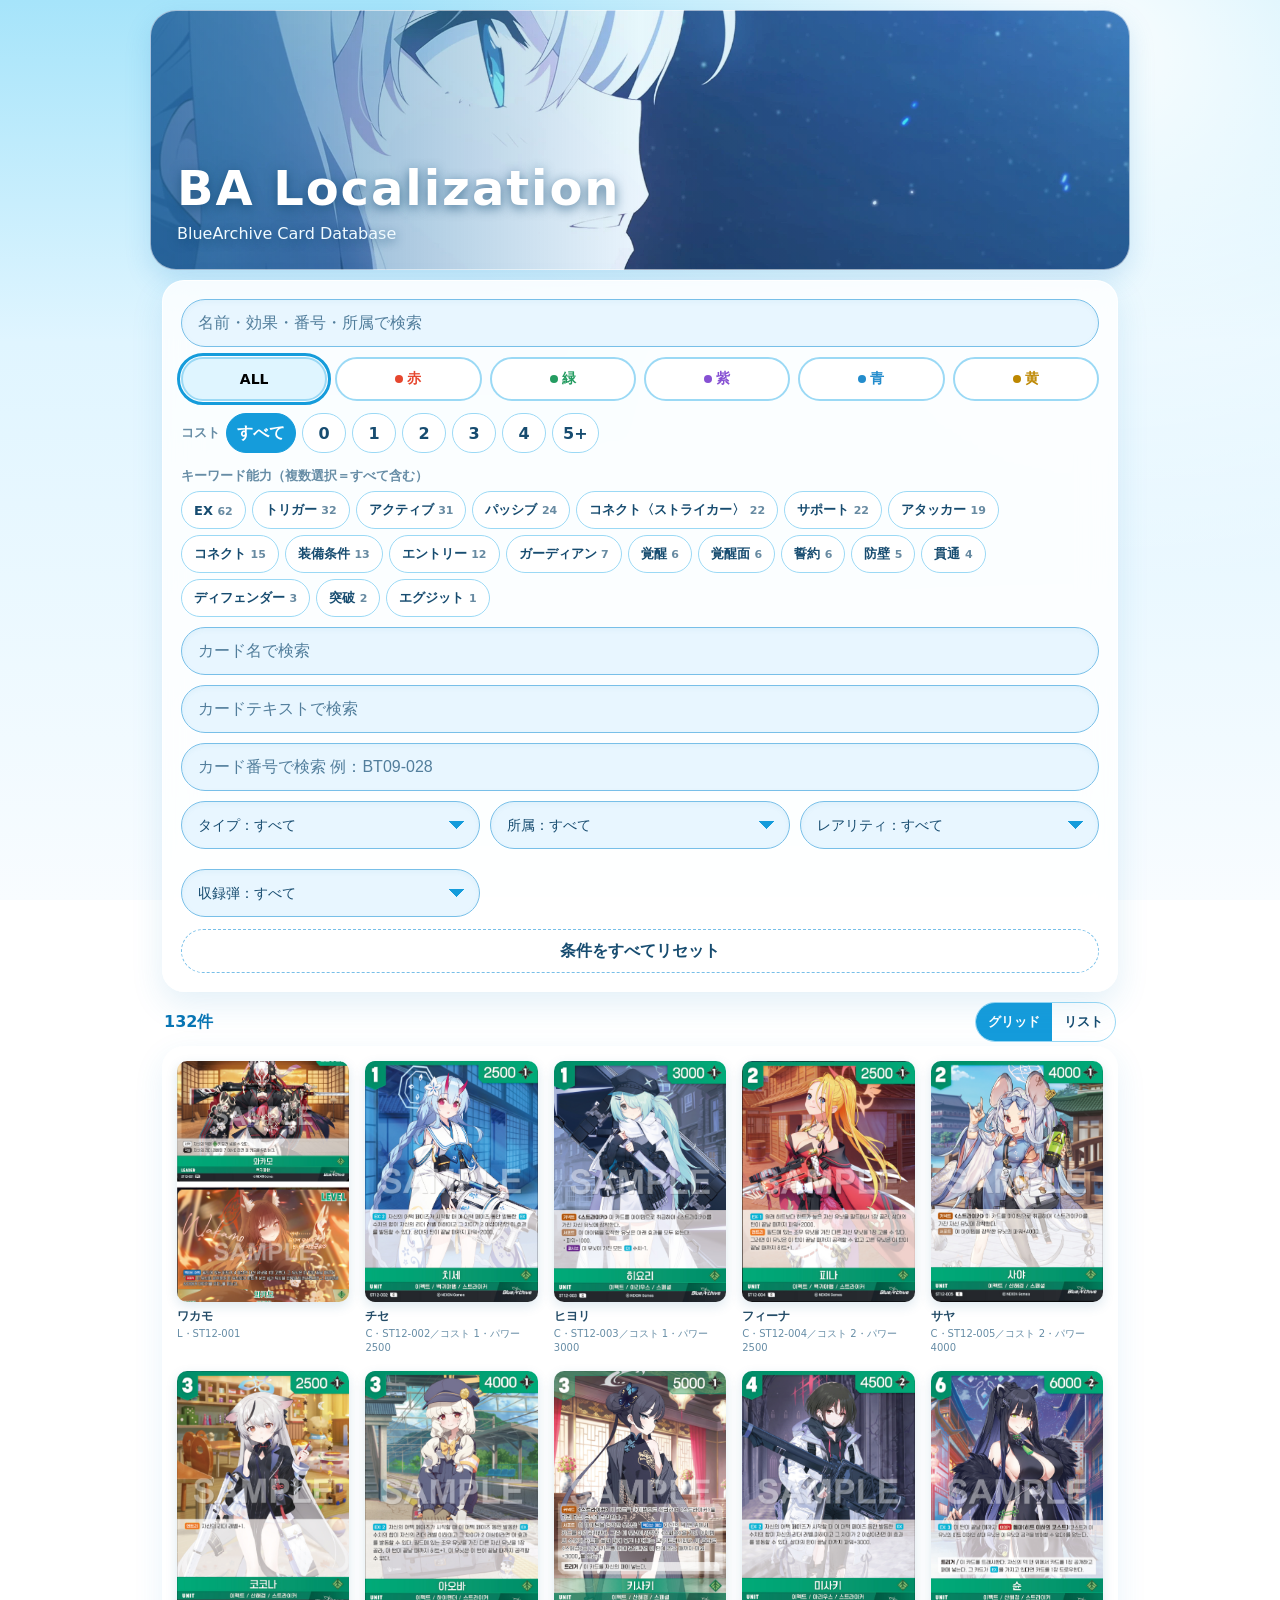
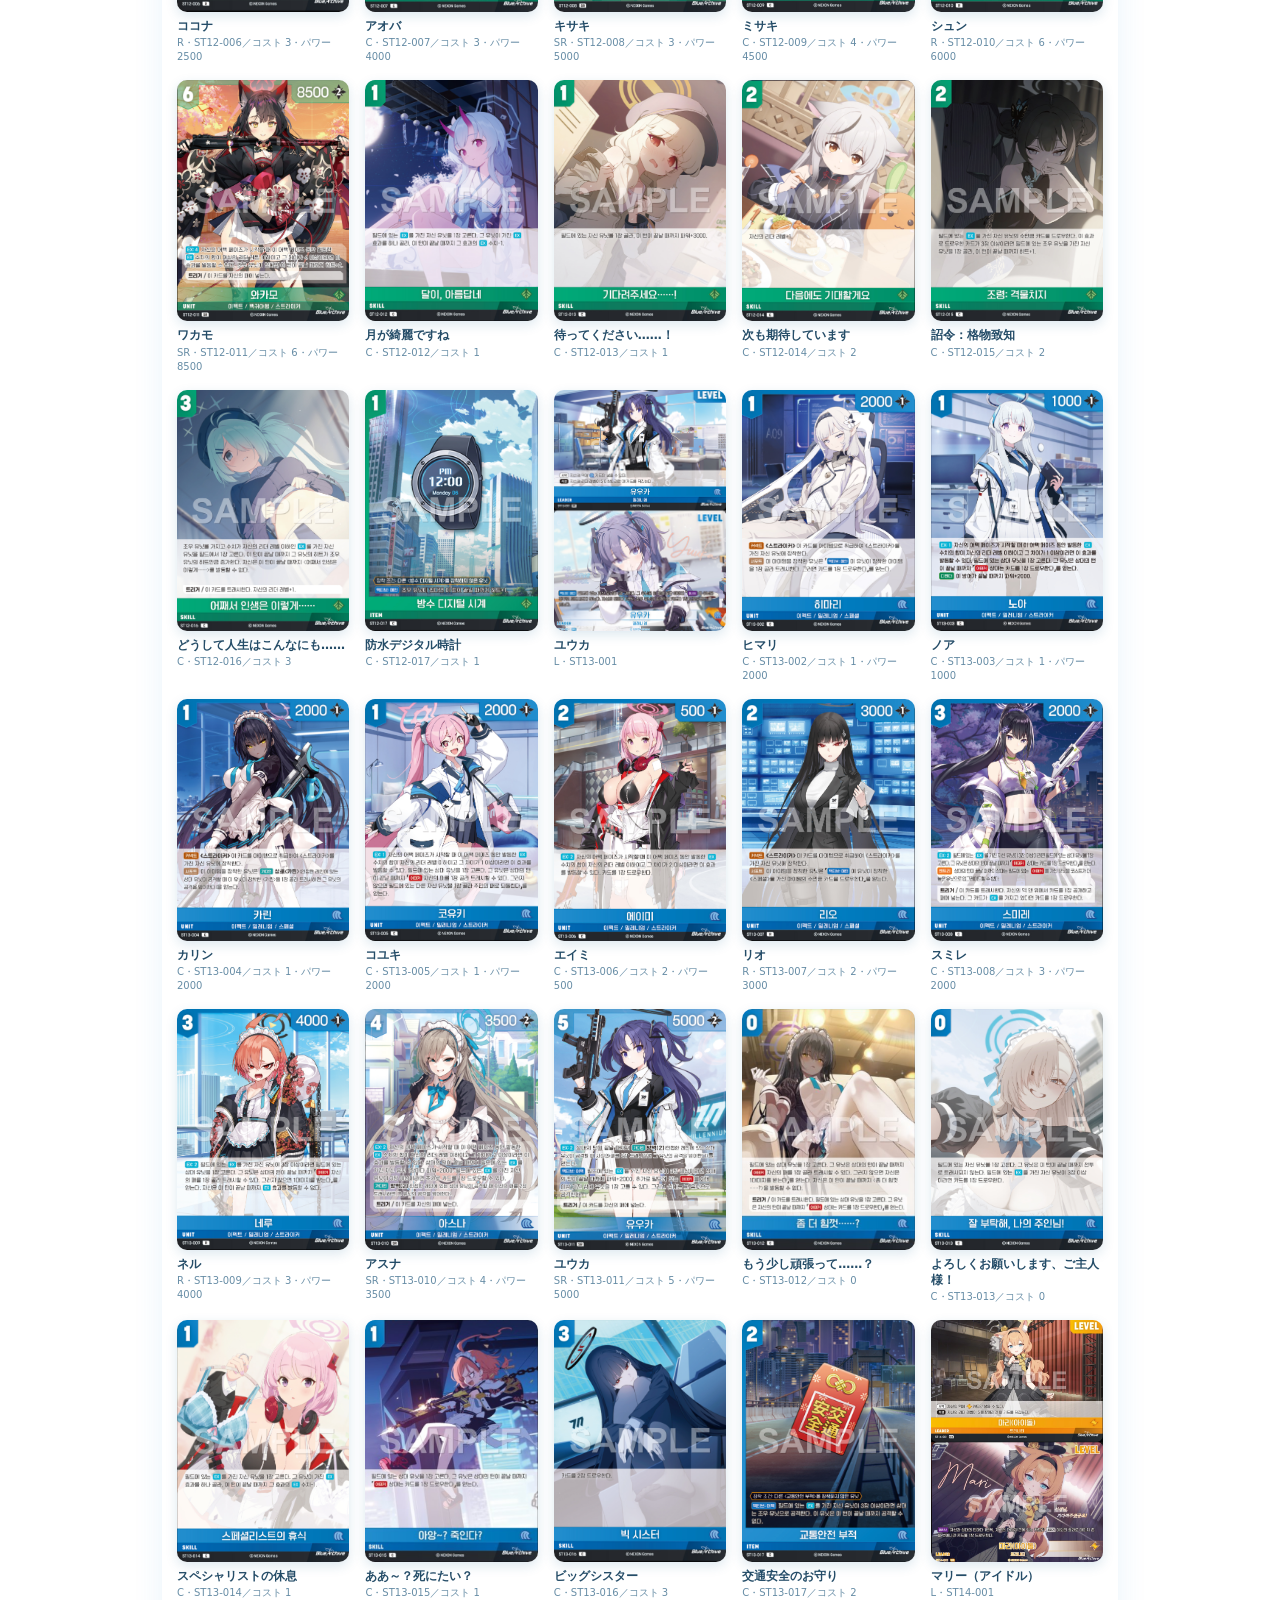
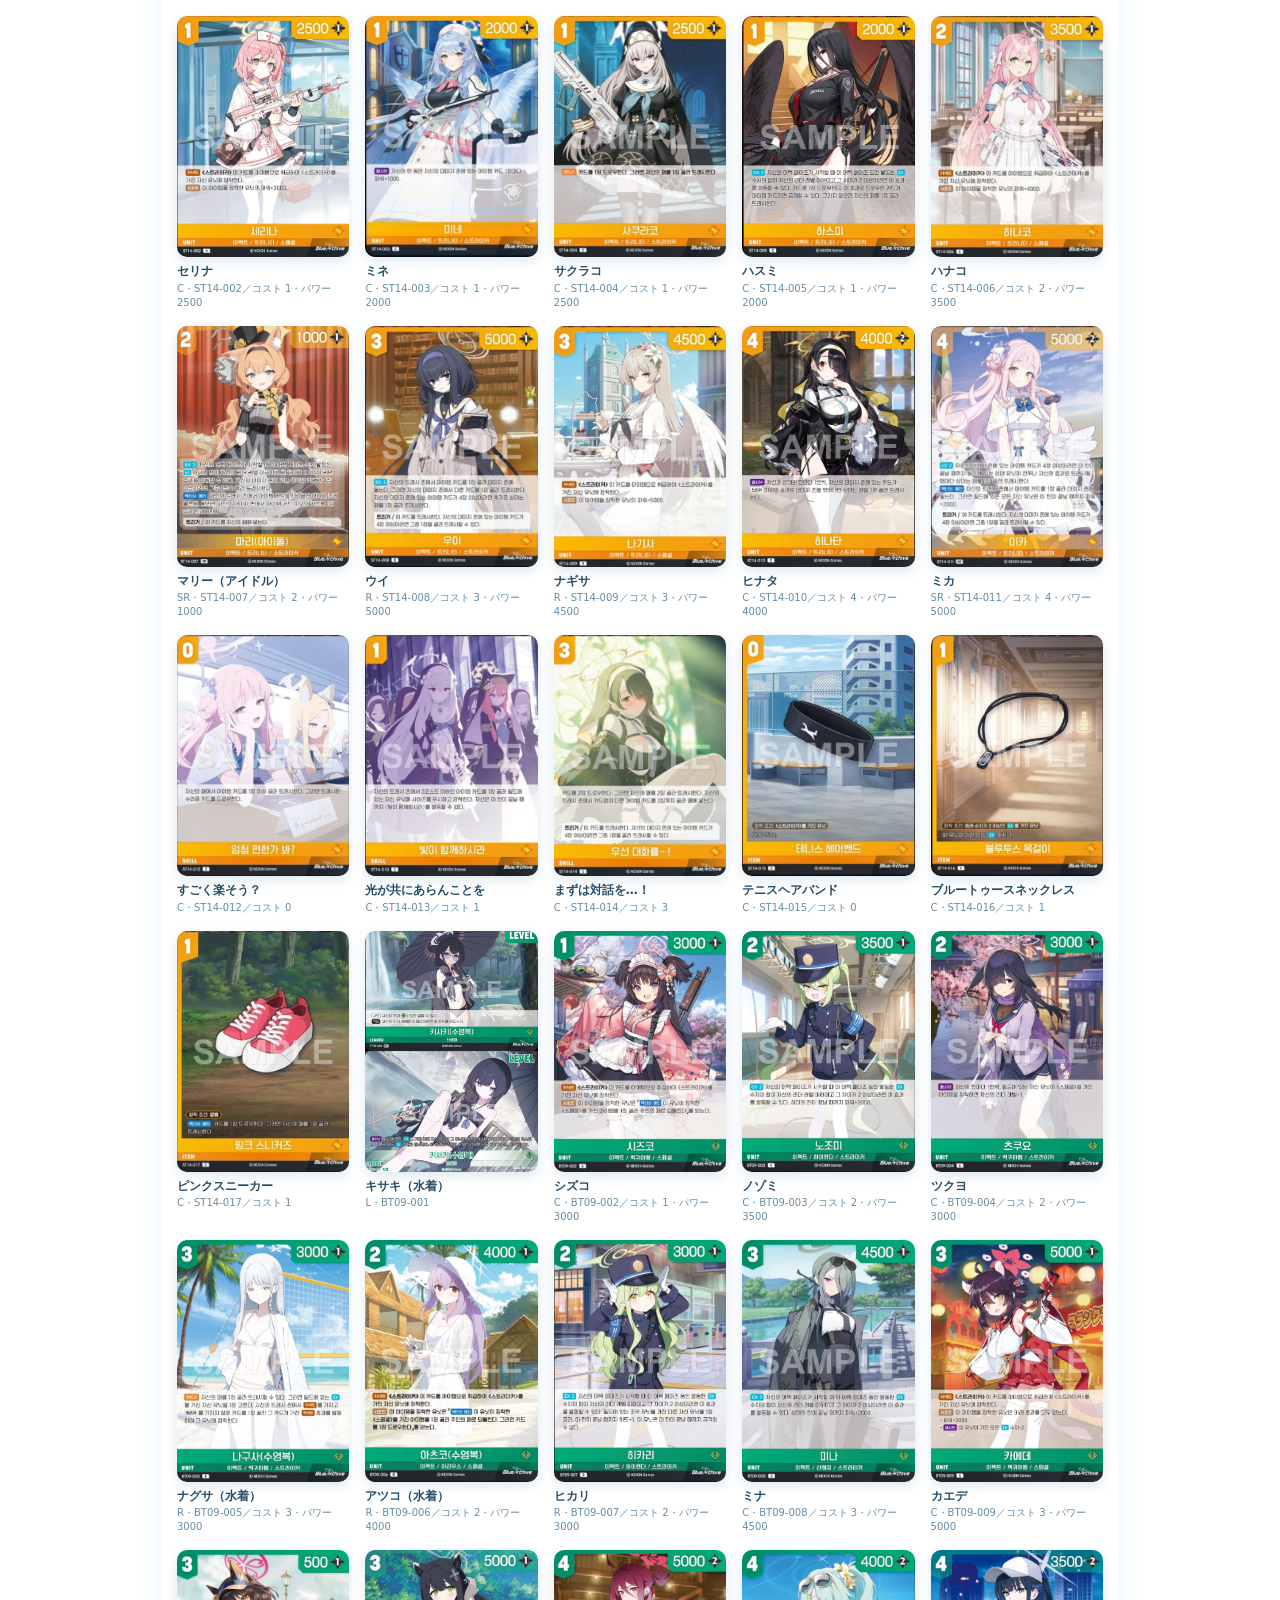
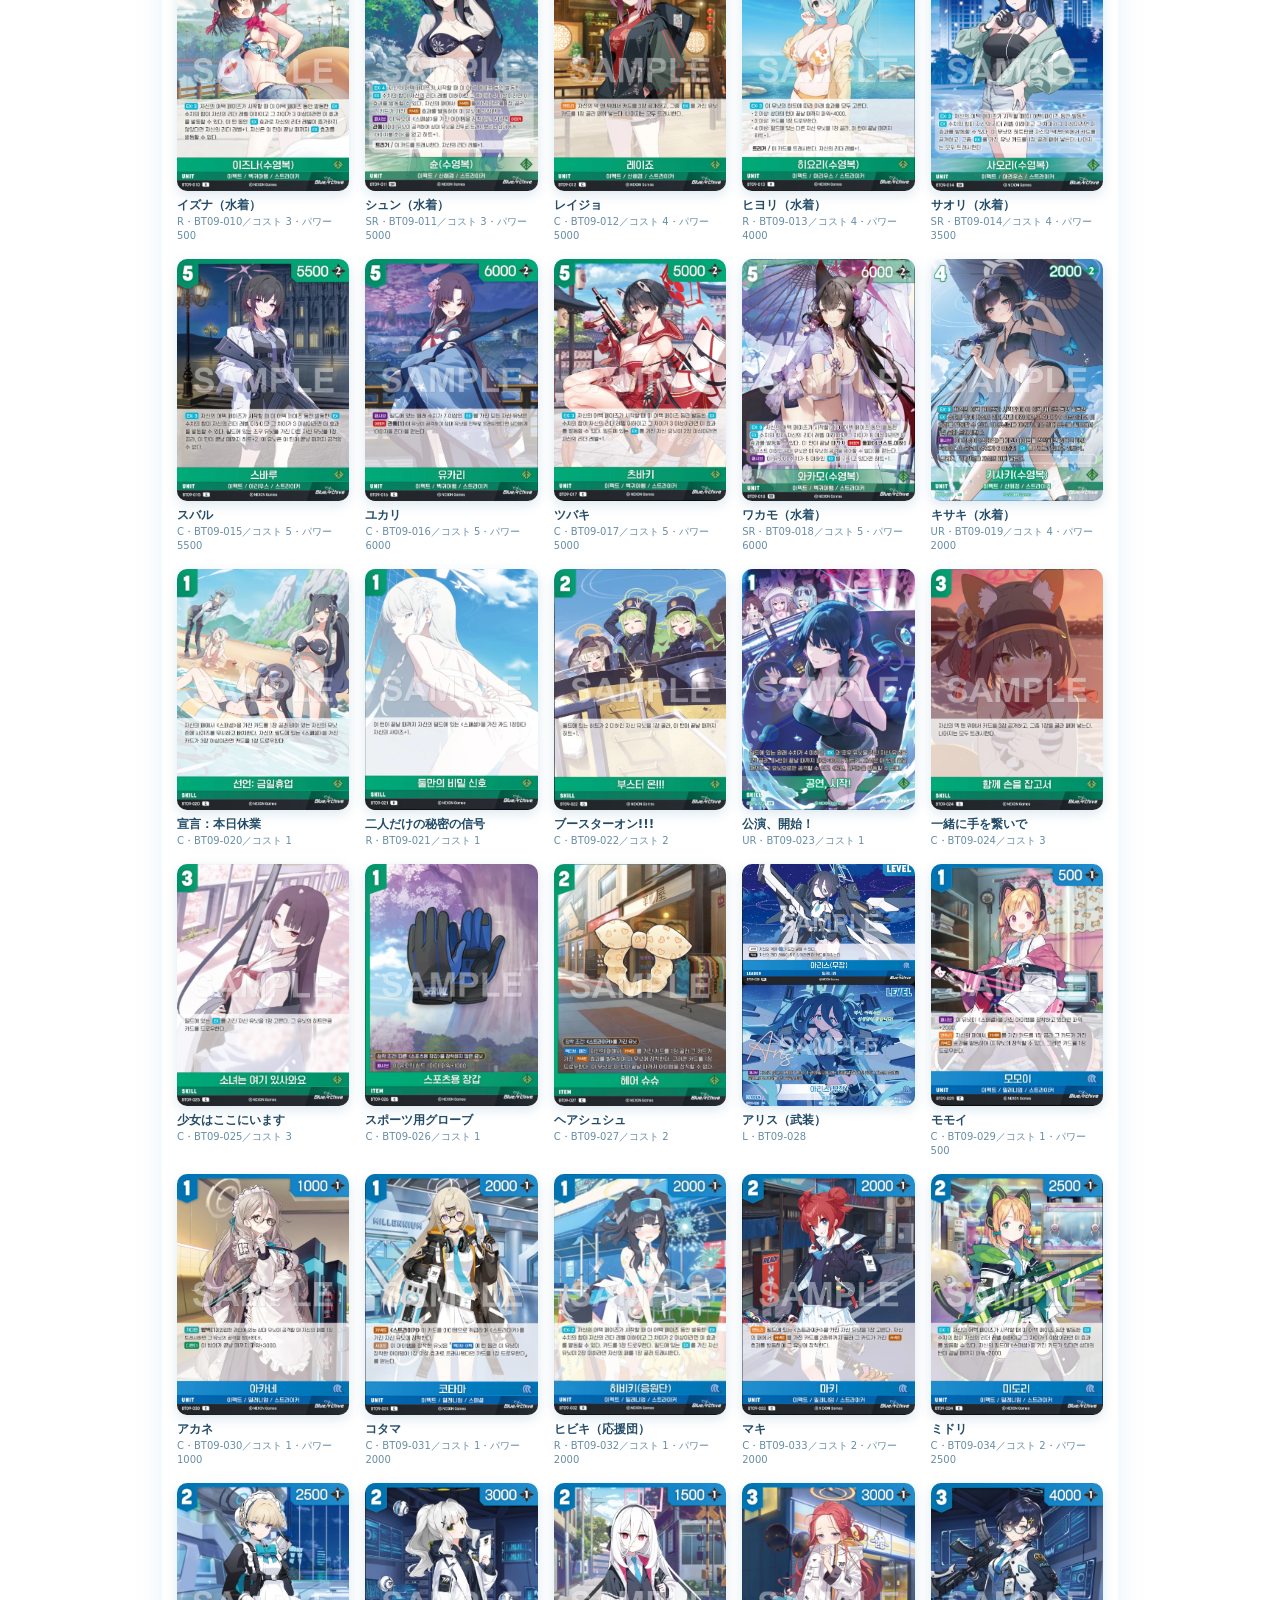
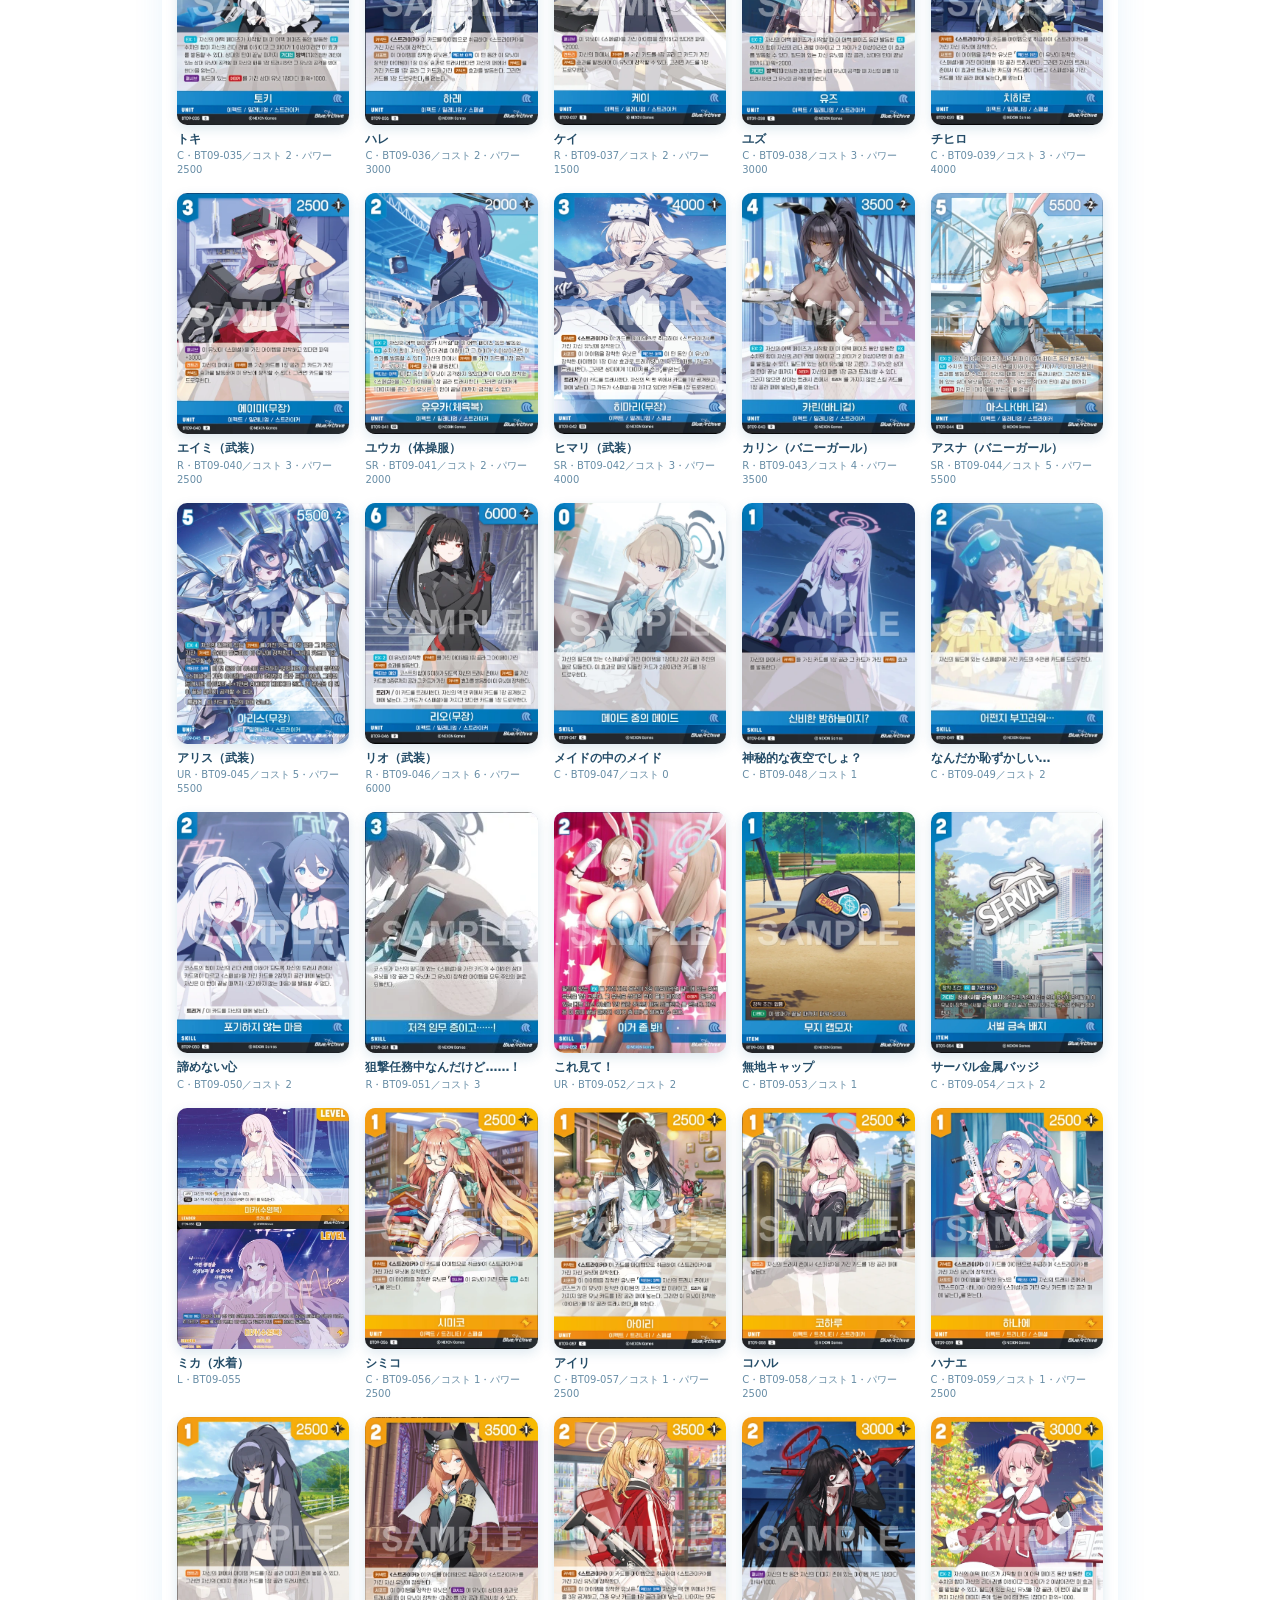
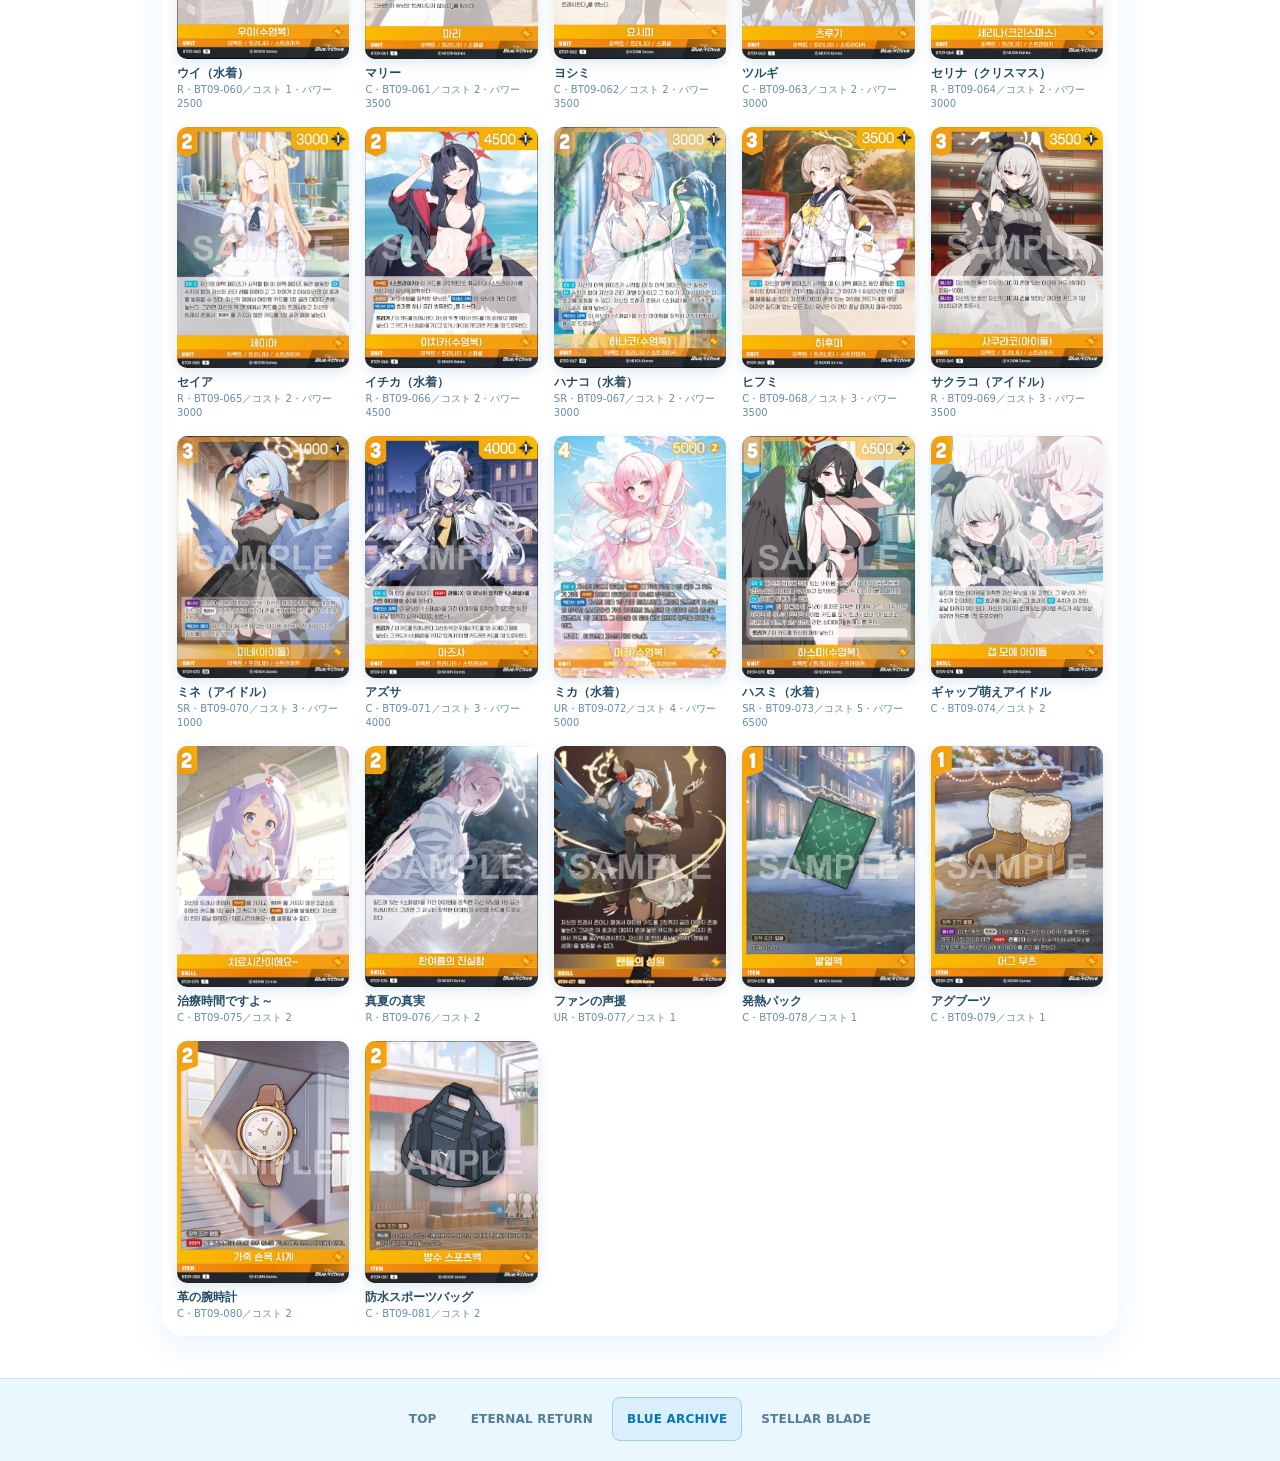
<file: titles/blue_archive/index.html>
<!DOCTYPE html>
<html lang="ja">
<head>
  <meta charset="UTF-8">
  <meta name="viewport" content="width=device-width, initial-scale=1.0">
  <meta name="description" content="ブルーアーカイブのカードを名前・効果・番号・所属から検索できるカードデータベース">
  <meta name="theme-color" content="#7ecdf3">
  <title>ブルーアーカイブ カード検索 | BA Localization</title>
  <link rel="stylesheet" href="../../css/blue_archive.css">
</head>
<body data-title="blue_archive">

<header>
  <div class="hero-banner">
    <div class="hero-overlay">
      <h1>BA Localization</h1>
      <p>BlueArchive Card Database</p>
    </div>
  </div>
</header>

<main>
  <section class="search-panel" aria-label="カード検索">
    <div class="keyword-row">
      <label class="sr-only" for="keywordSearchBox">フリーワード検索</label>
      <input type="search" id="keywordSearchBox" placeholder="名前・効果・番号・所属で検索" autocomplete="off" enterkeyhint="search">
      <button type="button" id="filterToggle" class="filter-toggle" aria-expanded="false" aria-controls="advancedFilters">
        絞り込み<span id="filterBadge" class="filter-badge" hidden></span>
      </button>
    </div>

    <div class="color-filters" role="group" aria-label="色で絞り込み（複数選択可）">
      <button type="button" class="color-btn active" data-color="all">ALL</button>
      <button type="button" class="color-btn fire" data-color="red"><span class="dot"></span>赤</button>
      <button type="button" class="color-btn green" data-color="green"><span class="dot"></span>緑</button>
      <button type="button" class="color-btn purple" data-color="purple"><span class="dot"></span>紫</button>
      <button type="button" class="color-btn blue" data-color="blue"><span class="dot"></span>青</button>
      <button type="button" class="color-btn yellow" data-color="yellow"><span class="dot"></span>黄</button>
    </div>

    <div id="advancedFilters" class="advanced-filters">
      <div class="cost-row" role="group" aria-label="コストで絞り込み">
        <span class="cost-label">コスト</span>
        <button type="button" class="cost-chip active" data-cost="all">すべて</button>
        <button type="button" class="cost-chip" data-cost="0">0</button>
        <button type="button" class="cost-chip" data-cost="1">1</button>
        <button type="button" class="cost-chip" data-cost="2">2</button>
        <button type="button" class="cost-chip" data-cost="3">3</button>
        <button type="button" class="cost-chip" data-cost="4">4</button>
        <button type="button" class="cost-chip" data-cost="5plus">5+</button>
      </div>
      <div id="keywordWrap" class="keyword-wrap">
        <span class="cost-label">キーワード能力（複数選択＝すべて含む）</span>
        <div id="keywordChips" class="keyword-chips"></div>
      </div>

      <label class="sr-only" for="nameSearchBox">カード名で検索</label>
      <input type="search" id="nameSearchBox" placeholder="カード名で検索" autocomplete="off">
      <label class="sr-only" for="textSearchBox">カードテキストで検索</label>
      <input type="search" id="textSearchBox" placeholder="カードテキストで検索" autocomplete="off">
      <label class="sr-only" for="codeSearchBox">カード番号で検索</label>
      <input type="search" id="codeSearchBox" placeholder="カード番号で検索 例：BT09-028" autocomplete="off">

      <div class="and-filters">
        <select id="typeFilter" aria-label="カードタイプ">
          <option value="">タイプ：すべて</option>
          <option value="ユニット">ユニット</option>
          <option value="スキル">スキル</option>
          <option value="アイテム">アイテム</option>
          <option value="リーダー">リーダー</option>
        </select>

        <span id="affiliationWrap">
          <select id="affiliationFilter" aria-label="所属">
            <option value="">所属：すべて</option>
          </select>
        </span>

        <select id="rarityFilter" aria-label="レアリティ">
          <option value="">レアリティ：すべて</option>
        </select>

        <select id="setFilter" aria-label="収録弾">
          <option value="">収録弾：すべて</option>
        </select>

      </div>

      <button type="button" id="resetFiltersBtn" class="reset-btn">条件をすべてリセット</button>
    </div>
  </section>

  <div class="result-bar">
    <p id="resultCount" aria-live="polite">読み込み中…</p>
    <div class="view-toggle" role="group" aria-label="表示切り替え">
      <button type="button" class="view-btn active" data-view="grid">グリッド</button>
      <button type="button" class="view-btn" data-view="list">リスト</button>
    </div>
  </div>

  <div id="loadError" class="load-error" hidden>
    カードデータの読み込みに失敗しました。通信環境を確認して、ページを再読み込みしてください。
  </div>

  <section id="cardList" class="card-grid" data-view="grid"></section>

  <div id="emptyState" class="empty-state" hidden>
    <p>条件に合うカードが見つかりませんでした。</p>
    <button type="button" id="emptyResetBtn" class="reset-btn">条件をリセットする</button>
  </div>

</main>

<footer class="site-footer">
  <nav class="footer-nav">
    <a href="../../index.html" class="footer-link">TOP</a>
    <a href="../eternal_return/" class="footer-link">ETERNAL RETURN</a>
    <a href="../blue_archive/" class="footer-link active">BLUE ARCHIVE</a>
    <a href="../stellar_blade/" class="footer-link">STELLAR BLADE</a>
  </nav>
</footer>

<div id="cardModal" class="modal" role="dialog" aria-modal="true" aria-labelledby="modalName">
  <div class="modal-content">
    <button class="close-btn" type="button" aria-label="閉じる">×</button>

    <img id="modalImage" class="modal-image" alt="">

    <div class="modal-nav">
      <button type="button" id="prevCardBtn" class="nav-btn">← 前のカード</button>
      <span id="modalCounter"></span>
      <button type="button" id="nextCardBtn" class="nav-btn">次のカード →</button>
    </div>

    <h2 id="modalName"></h2>
    <div id="modalAffiliation" class="affiliation-tags"></div>
    <p id="modalCode"></p>

    <div class="detail-grid">
      <div><span>タイプ</span><strong id="modalType"></strong></div>
      <div><span>色</span><strong id="modalColor"></strong></div>
      <div><span>コスト</span><strong id="modalCost"></strong></div>
      <div><span>パワー</span><strong id="modalPower"></strong></div>
      <div><span>ヒット</span><strong id="modalHit"></strong></div>
    </div>

    <p id="modalText" class="effect-text"></p>
    <p id="modalFlavor" class="flavor-text"></p>
    <p class="swipe-hint">左右スワイプで前後へ移動／ダブルクリックで閉じます</p>
  </div>
</div>

<script src="../../js/script.js"></script>
</body>
</html>
</file>
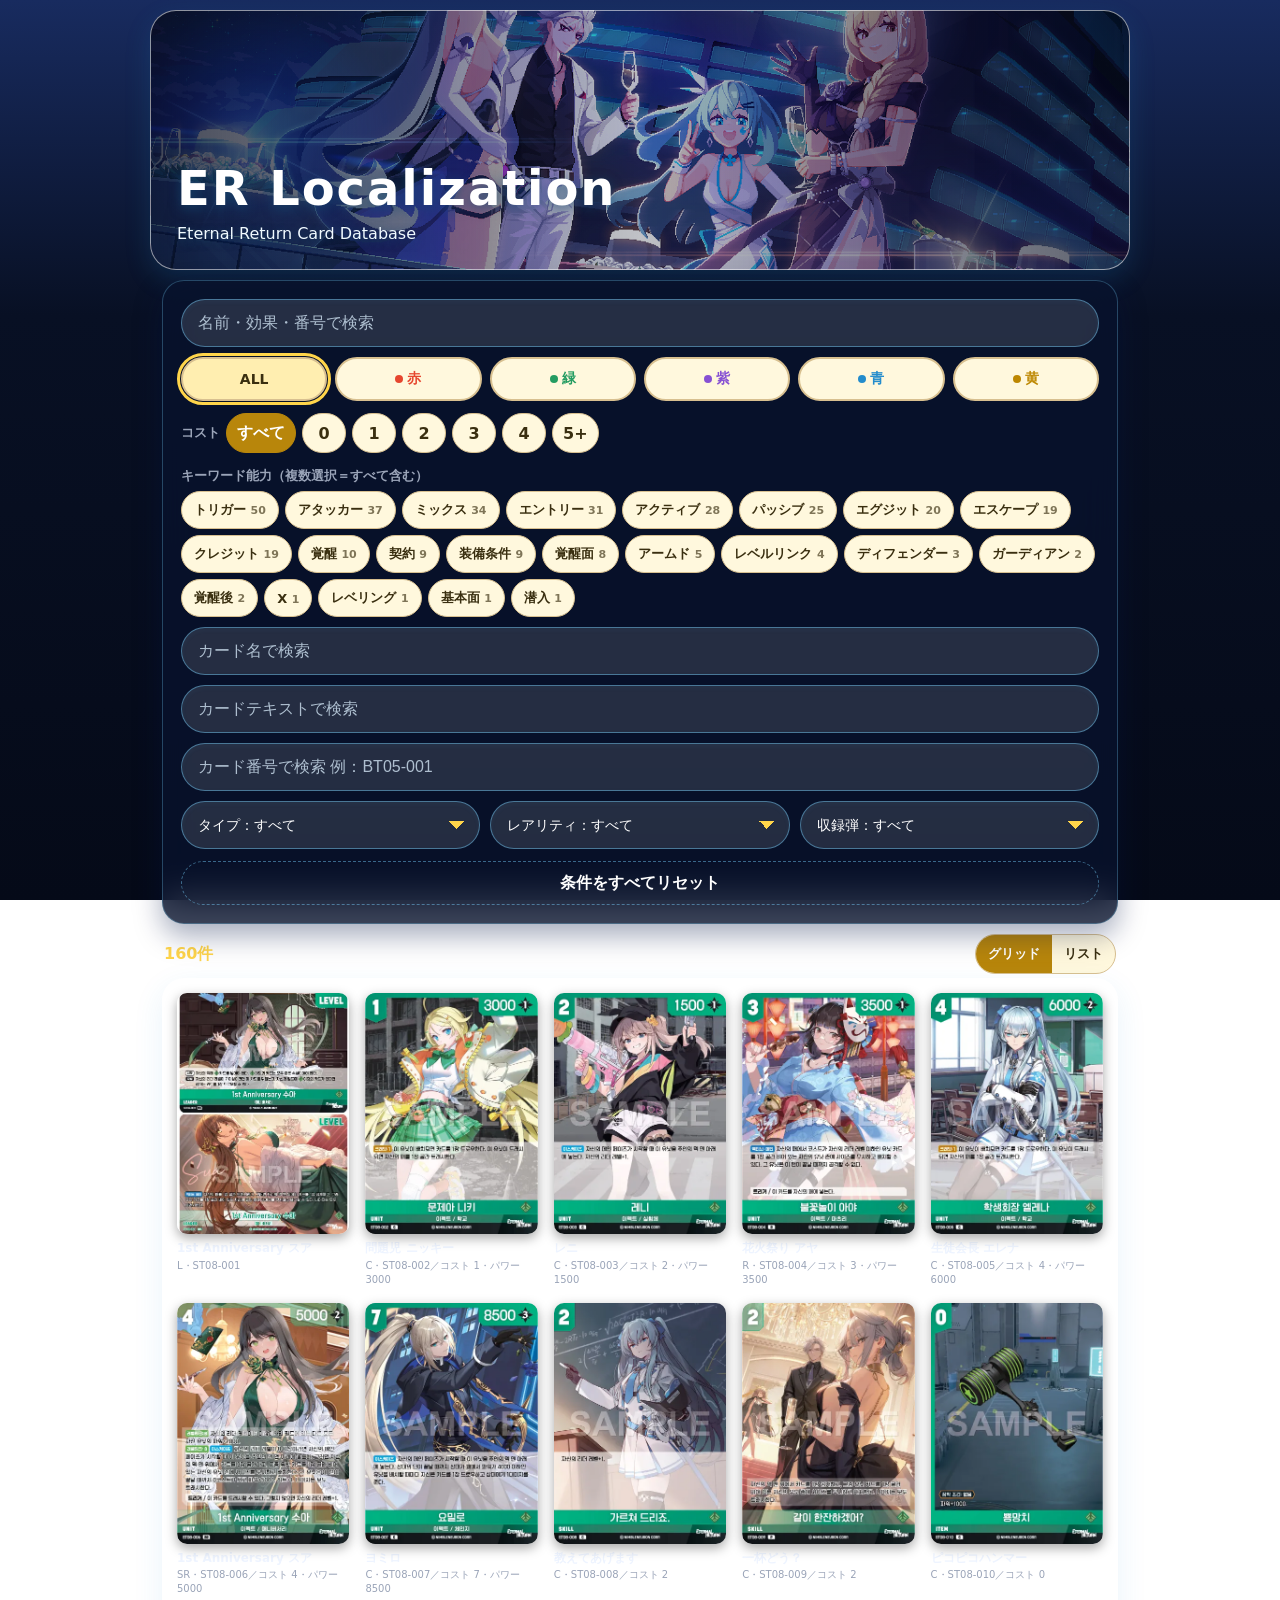
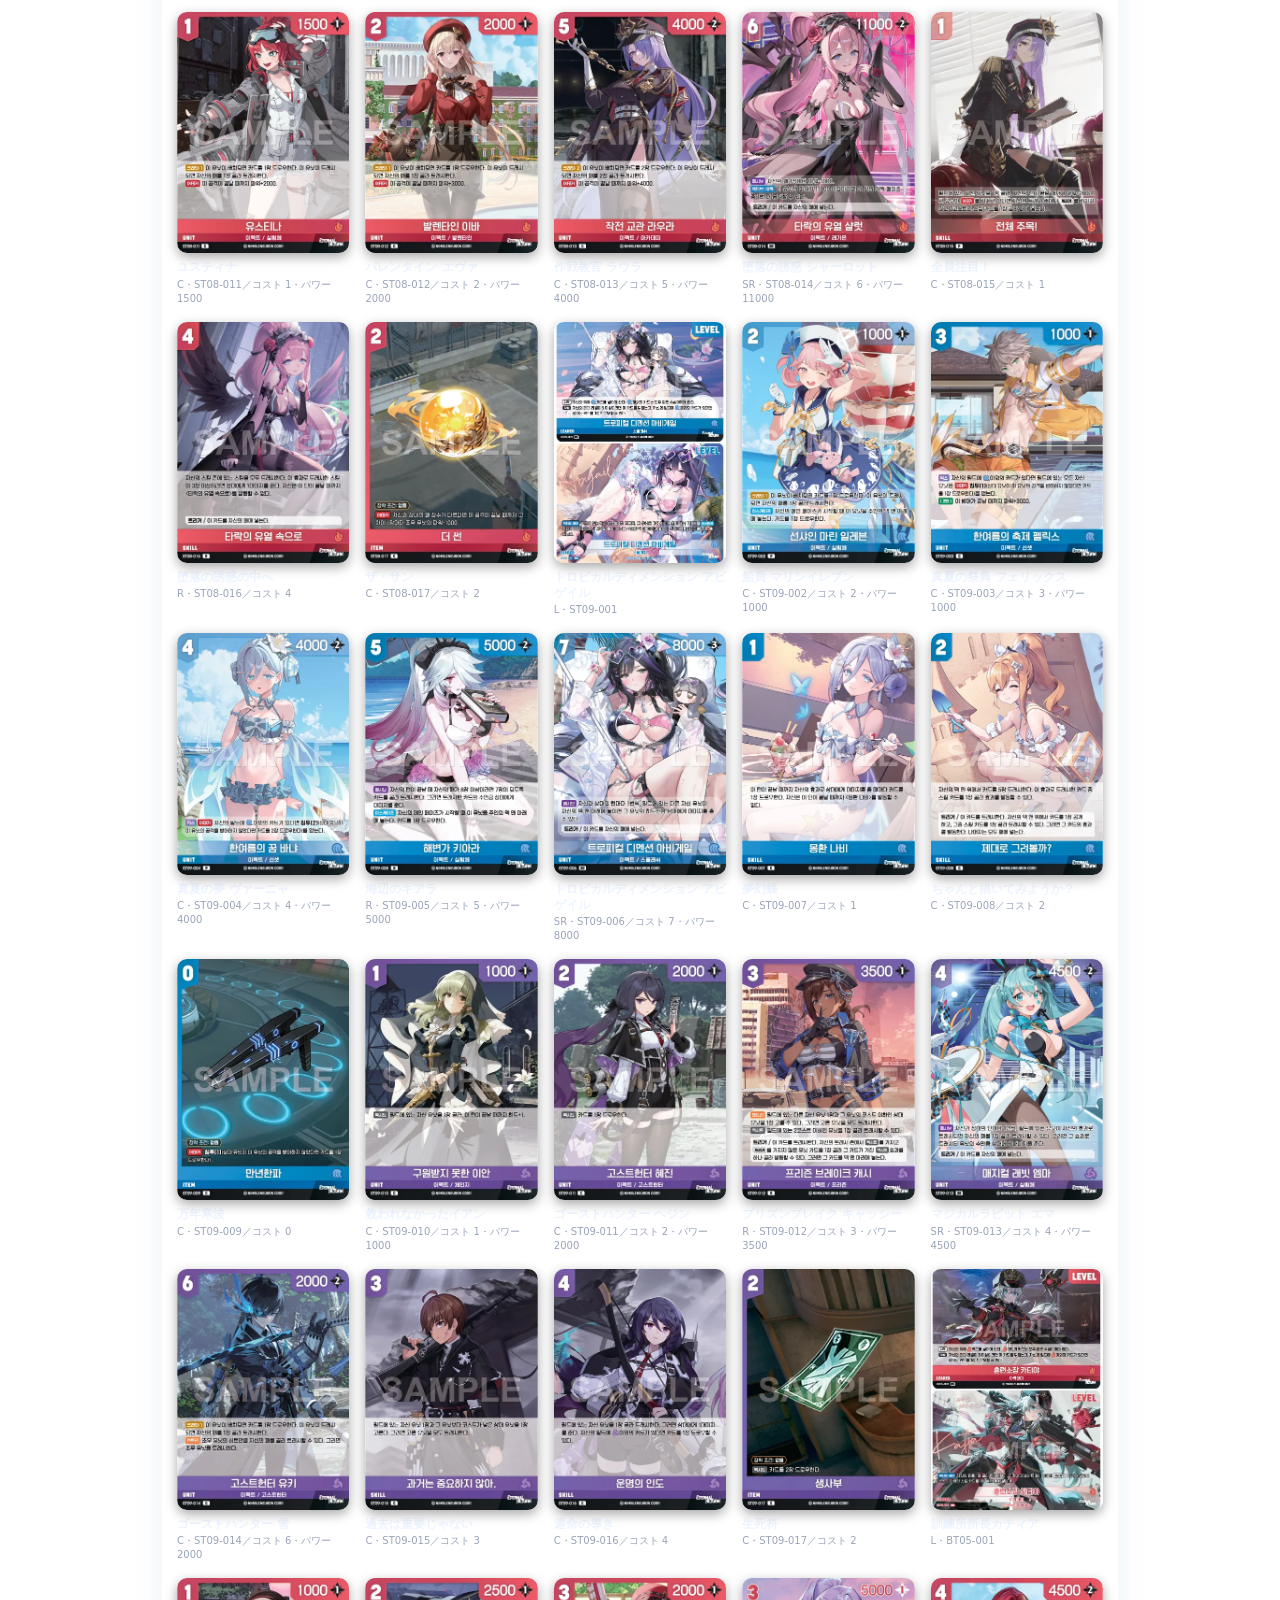
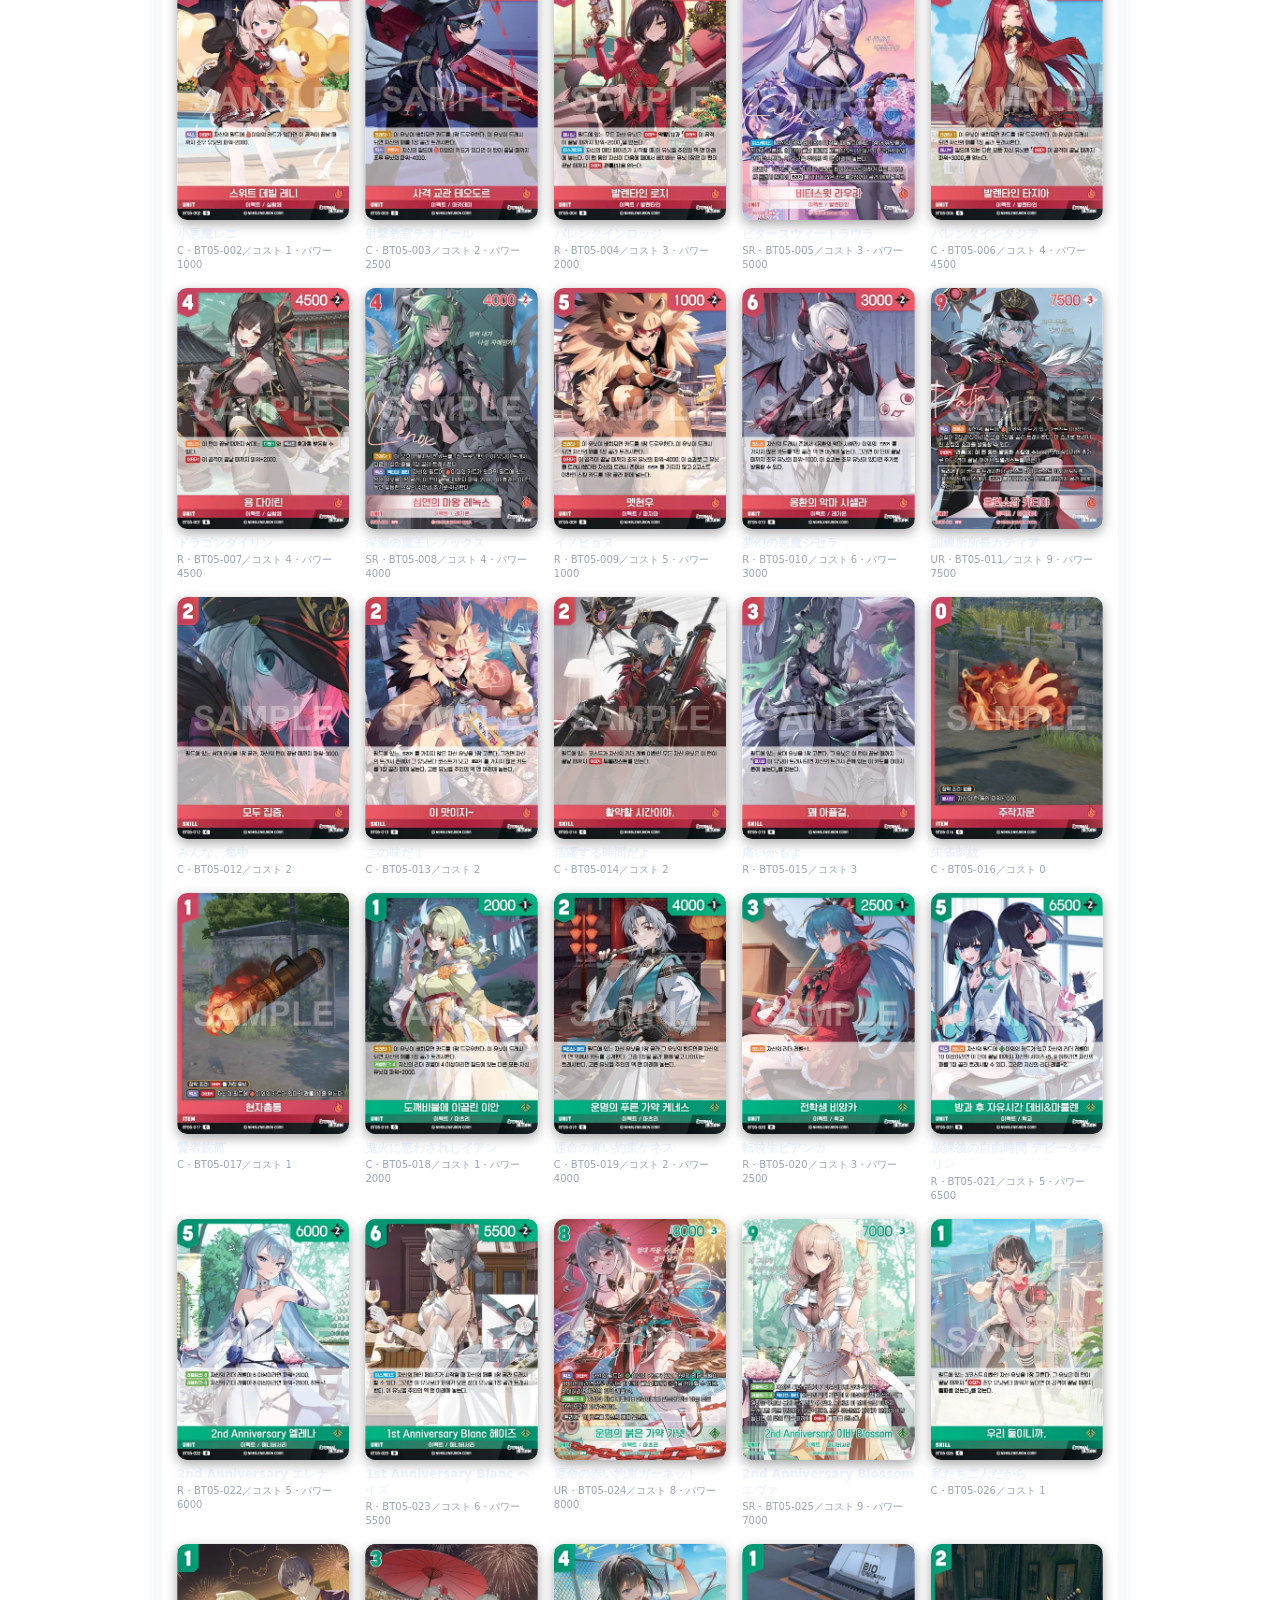
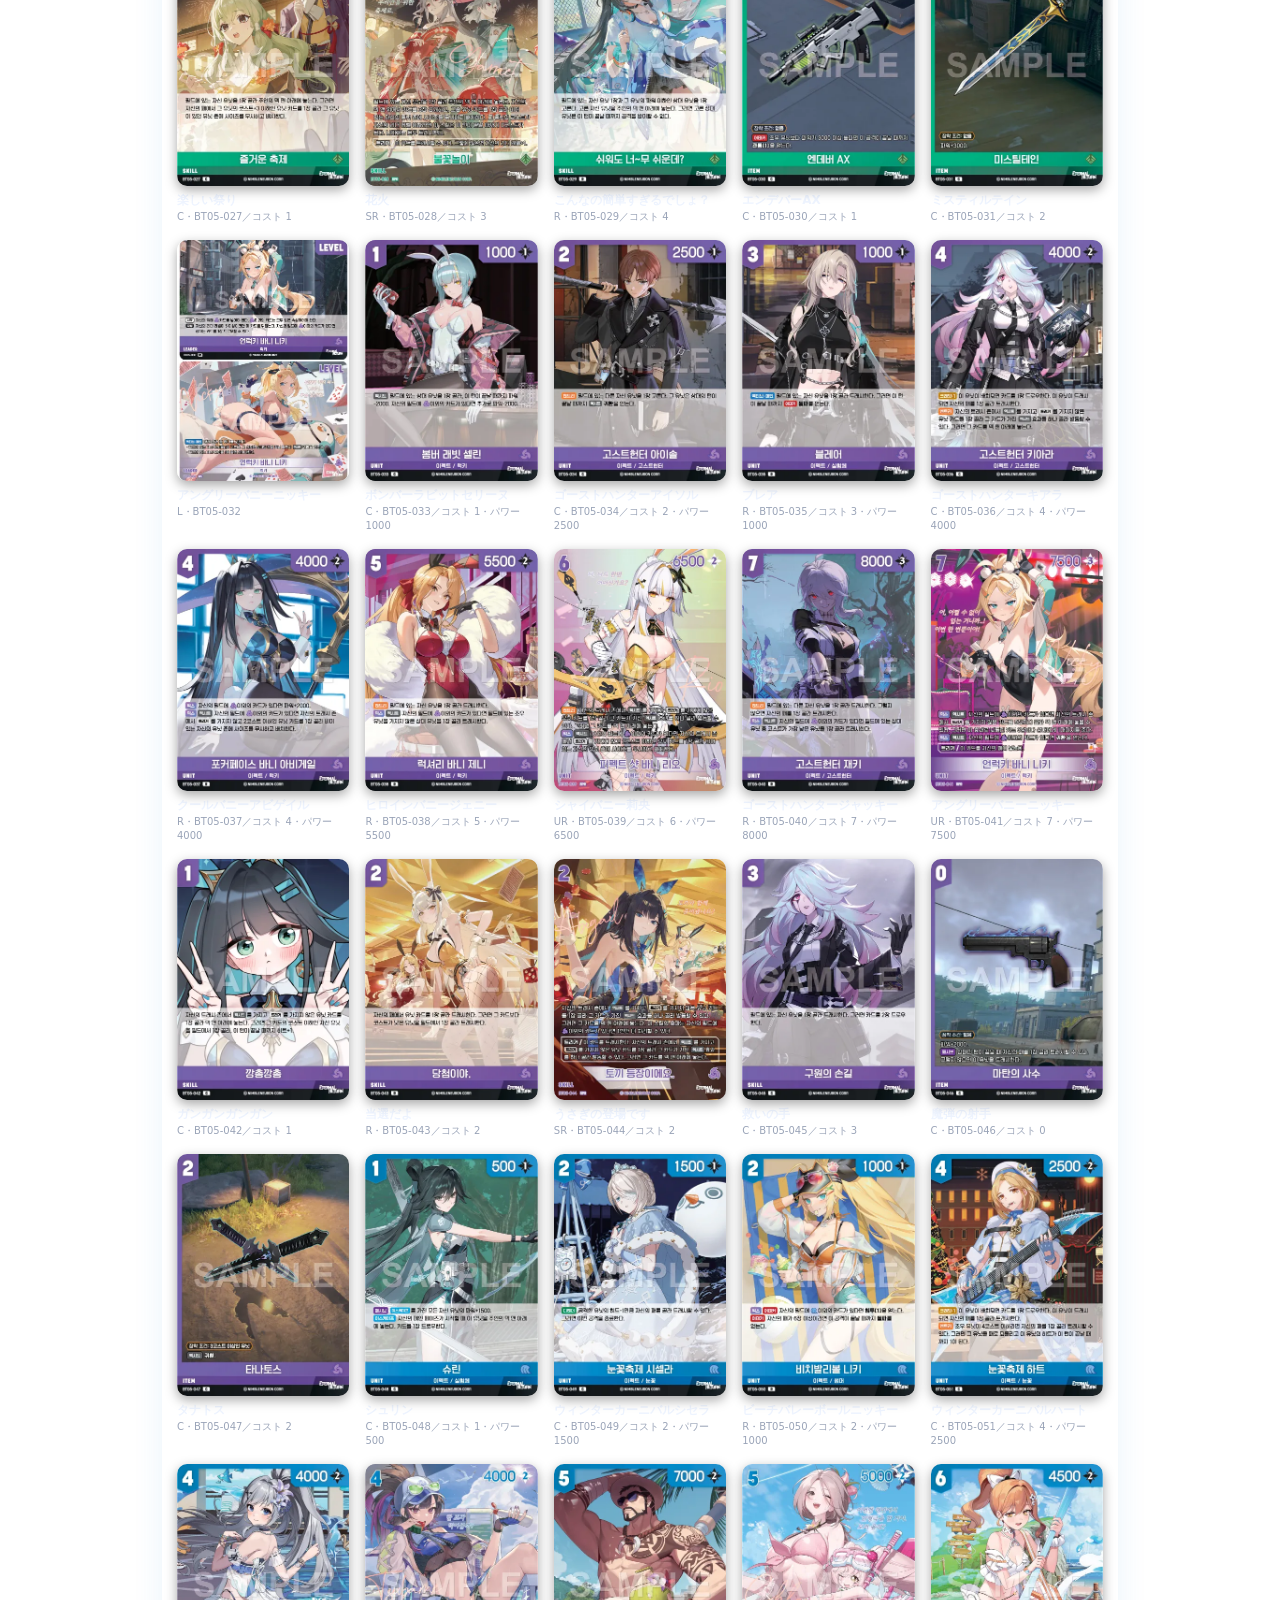
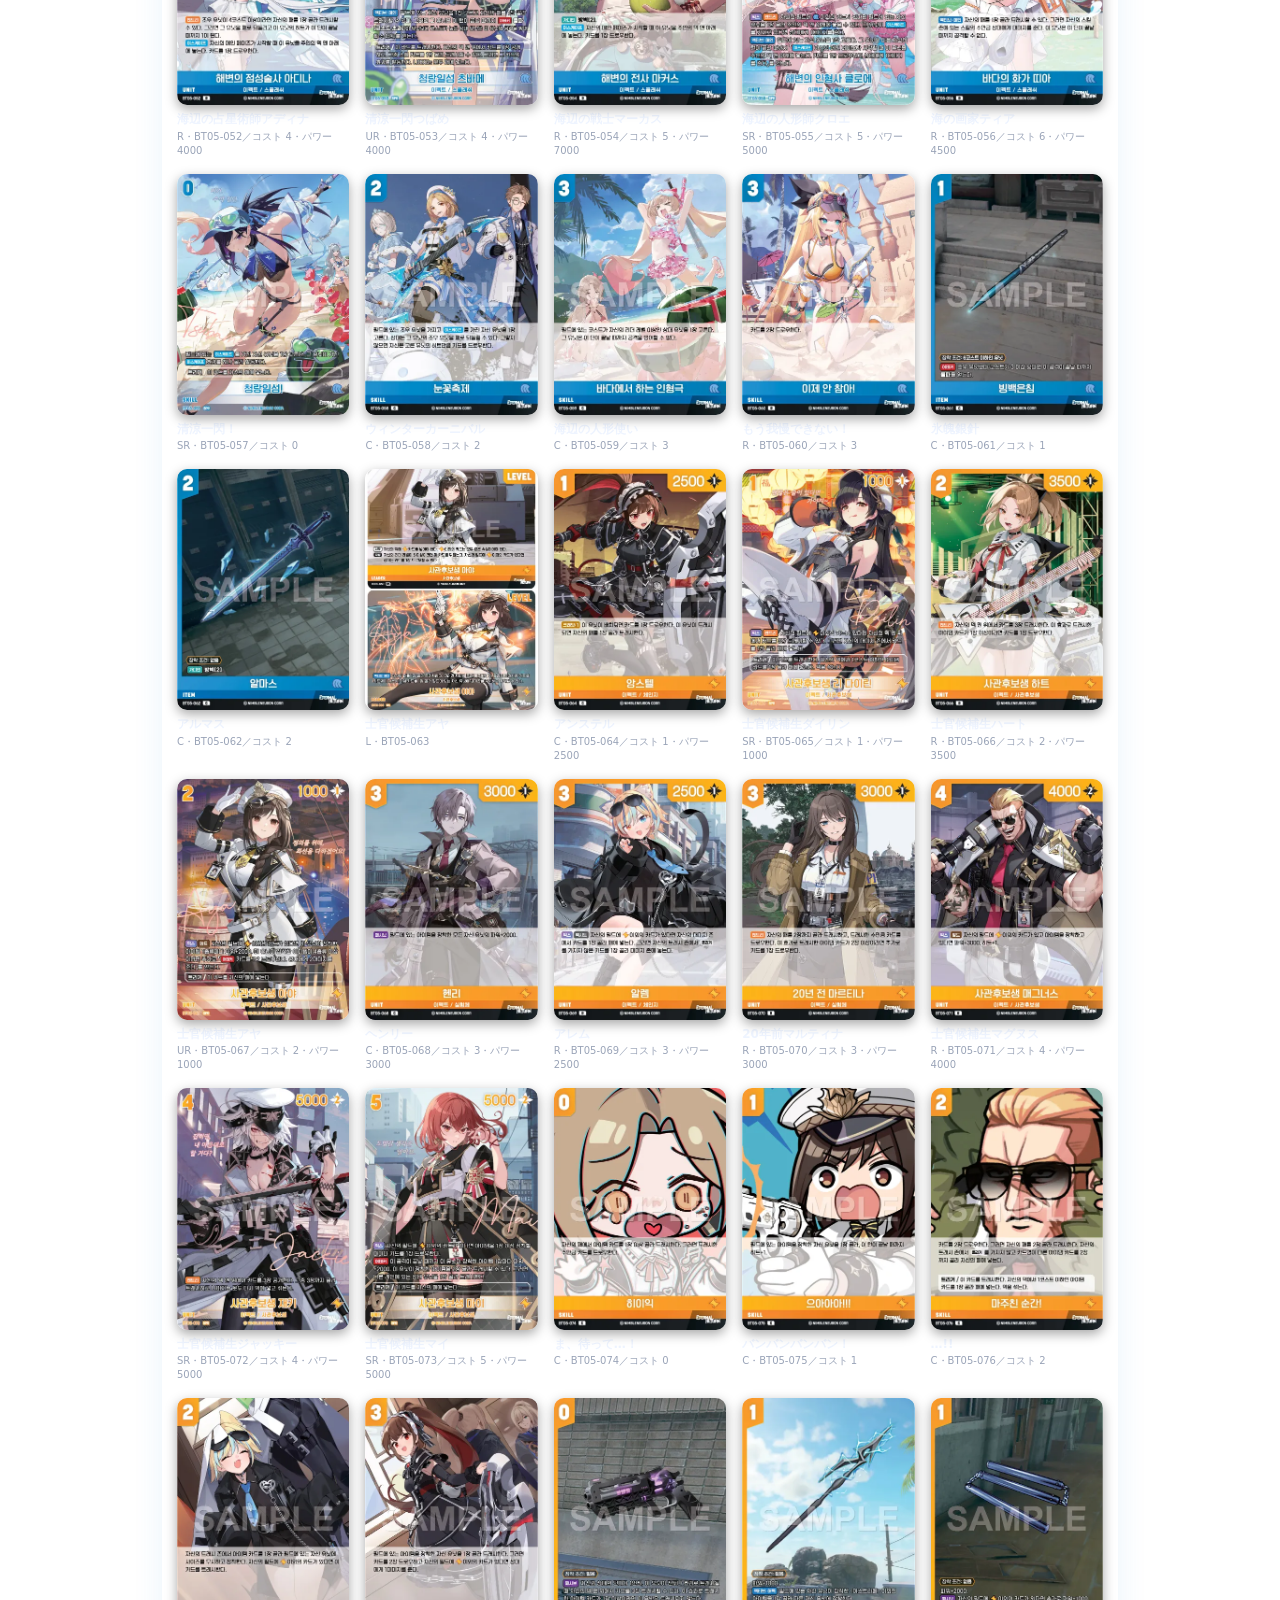
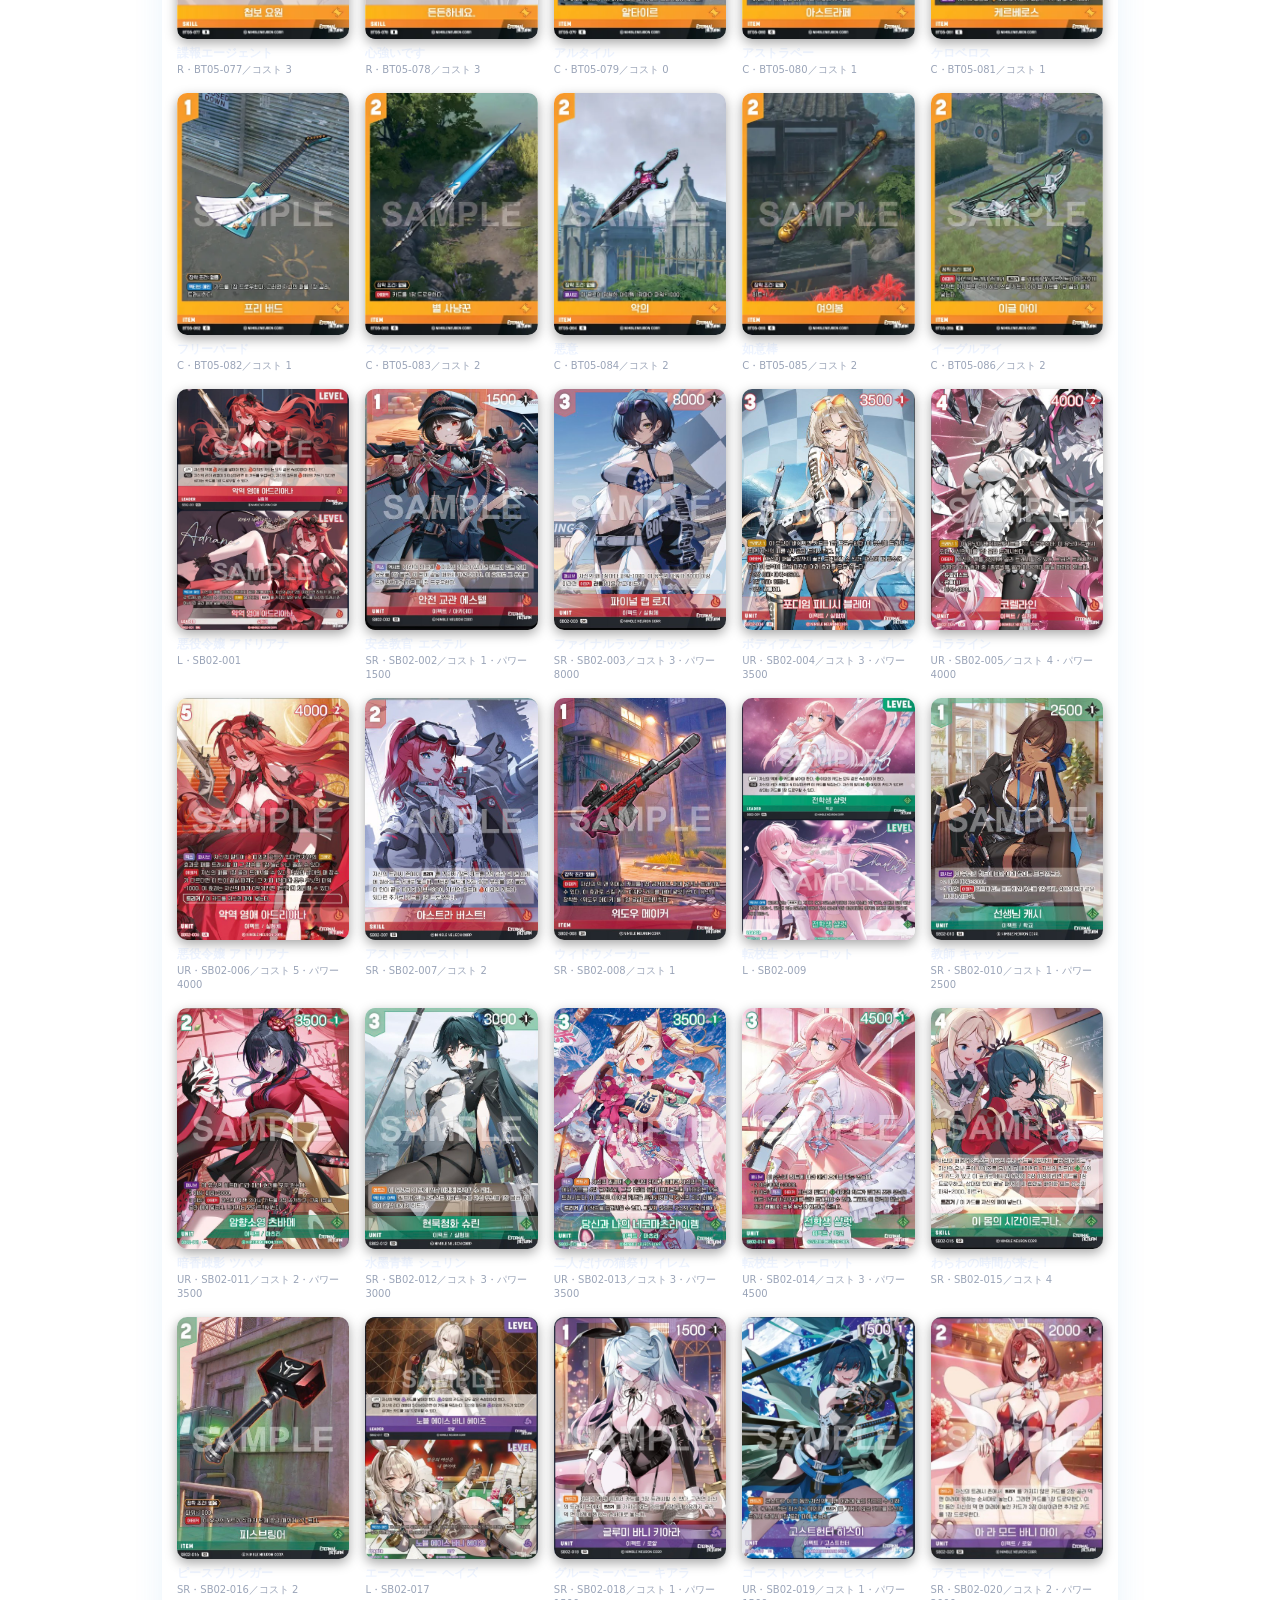
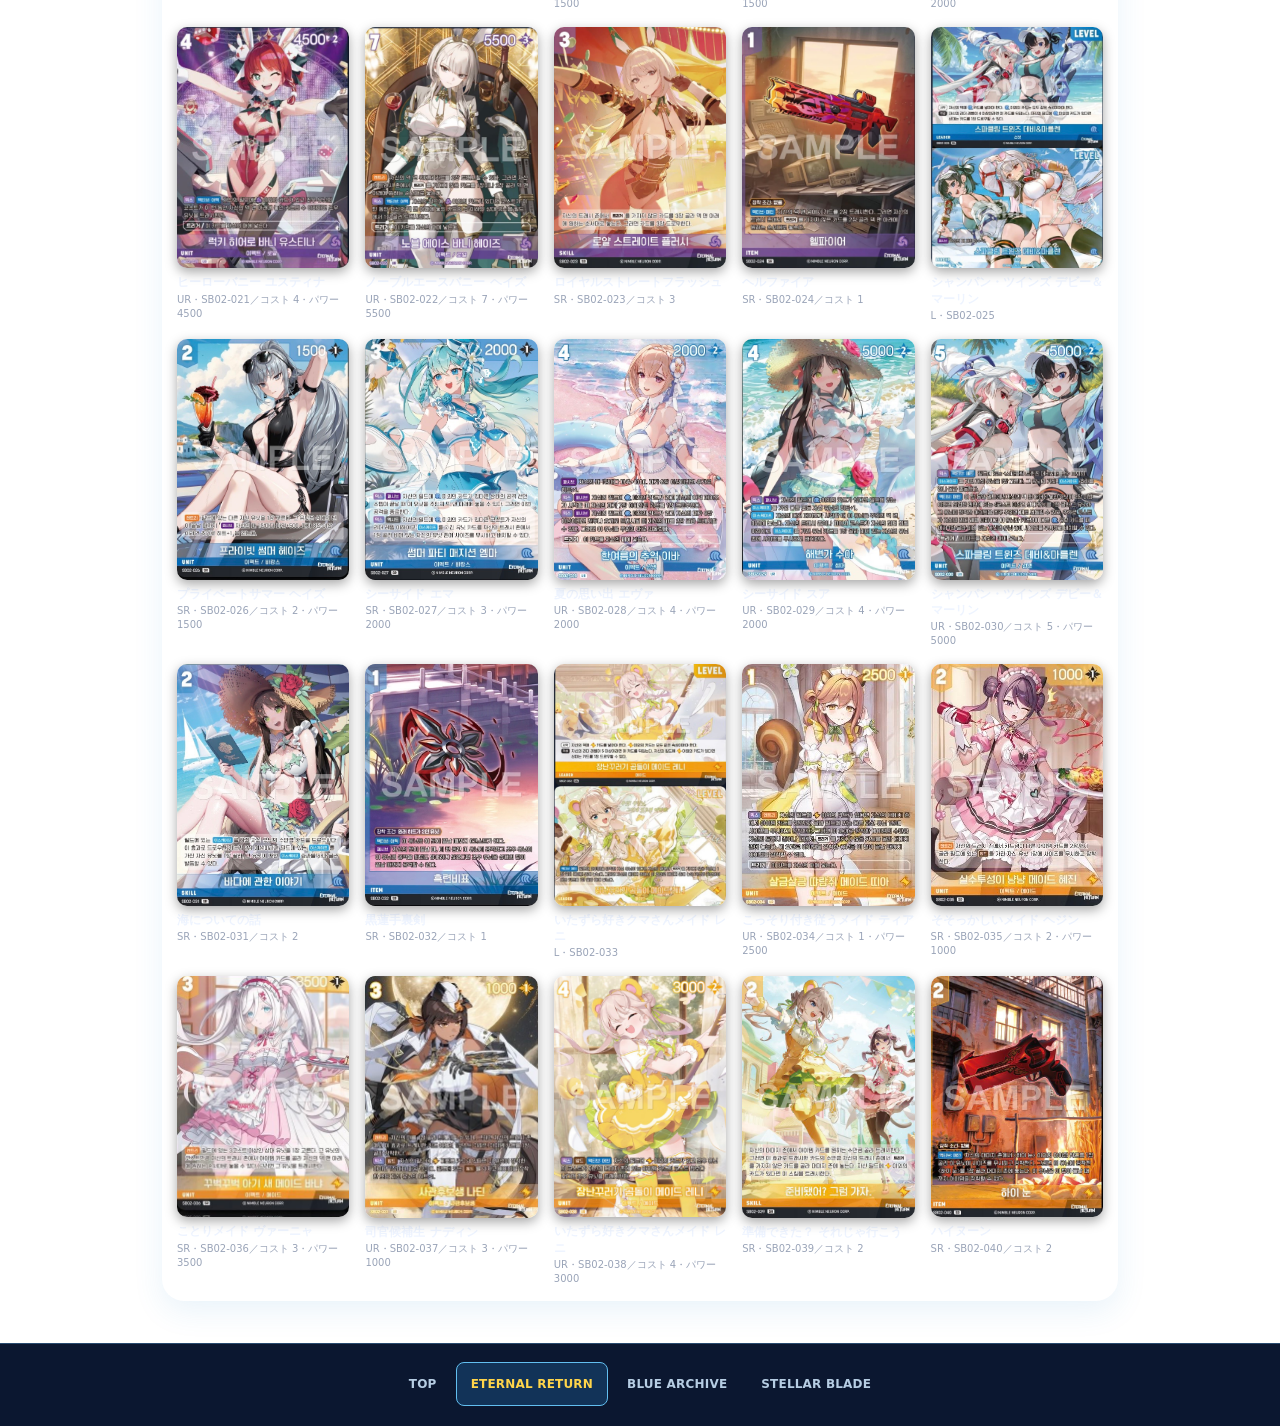
<file: titles/eternal_return/index.html>
<!DOCTYPE html>
<html lang="ja">
<head>
  <meta charset="UTF-8">
  <meta name="viewport" content="width=device-width, initial-scale=1.0">
  <meta name="description" content="Eternal Returnのカードを名前・効果・番号から検索できるカードデータベース">
  <meta name="theme-color" content="#182b5f">
  <title>Eternal Return カード検索 | ER Localization</title>
  <link rel="stylesheet" href="../../css/eternal_return.css">
</head>
<body data-title="eternal-return">

<header>
  <div class="hero-banner">
    <div class="hero-overlay">
      <h1>ER Localization</h1>
      <p>Eternal Return Card Database</p>
    </div>
  </div>
</header>

<main>
  <section class="search-panel" aria-label="カード検索">
    <div class="keyword-row">
      <label class="sr-only" for="keywordSearchBox">フリーワード検索</label>
      <input type="search" id="keywordSearchBox" placeholder="名前・効果・番号で検索" autocomplete="off" enterkeyhint="search">
      <button type="button" id="filterToggle" class="filter-toggle" aria-expanded="false" aria-controls="advancedFilters">
        絞り込み<span id="filterBadge" class="filter-badge" hidden></span>
      </button>
    </div>

    <div class="color-filters" role="group" aria-label="色で絞り込み（複数選択可）">
      <button type="button" class="color-btn active" data-color="all">ALL</button>
      <button type="button" class="color-btn fire" data-color="red"><span class="dot"></span>赤</button>
      <button type="button" class="color-btn green" data-color="green"><span class="dot"></span>緑</button>
      <button type="button" class="color-btn purple" data-color="purple"><span class="dot"></span>紫</button>
      <button type="button" class="color-btn blue" data-color="blue"><span class="dot"></span>青</button>
      <button type="button" class="color-btn yellow" data-color="yellow"><span class="dot"></span>黄</button>
    </div>

    <div id="advancedFilters" class="advanced-filters">
      <div class="cost-row" role="group" aria-label="コストで絞り込み">
        <span class="cost-label">コスト</span>
        <button type="button" class="cost-chip active" data-cost="all">すべて</button>
        <button type="button" class="cost-chip" data-cost="0">0</button>
        <button type="button" class="cost-chip" data-cost="1">1</button>
        <button type="button" class="cost-chip" data-cost="2">2</button>
        <button type="button" class="cost-chip" data-cost="3">3</button>
        <button type="button" class="cost-chip" data-cost="4">4</button>
        <button type="button" class="cost-chip" data-cost="5plus">5+</button>
      </div>
      <div id="keywordWrap" class="keyword-wrap">
        <span class="cost-label">キーワード能力（複数選択＝すべて含む）</span>
        <div id="keywordChips" class="keyword-chips"></div>
      </div>

      <label class="sr-only" for="nameSearchBox">カード名で検索</label>
      <input type="search" id="nameSearchBox" placeholder="カード名で検索" autocomplete="off">
      <label class="sr-only" for="textSearchBox">カードテキストで検索</label>
      <input type="search" id="textSearchBox" placeholder="カードテキストで検索" autocomplete="off">
      <label class="sr-only" for="codeSearchBox">カード番号で検索</label>
      <input type="search" id="codeSearchBox" placeholder="カード番号で検索 例：BT05-001" autocomplete="off">

      <div class="and-filters">
        <select id="typeFilter" aria-label="カードタイプ">
          <option value="">タイプ：すべて</option>
          <option value="ユニット">ユニット</option>
          <option value="スキル">スキル</option>
          <option value="アイテム">アイテム</option>
          <option value="リーダー">リーダー</option>
        </select>

        <span id="affiliationWrap">
          <select id="affiliationFilter" aria-label="所属">
            <option value="">所属：すべて</option>
          </select>
        </span>

        <select id="rarityFilter" aria-label="レアリティ">
          <option value="">レアリティ：すべて</option>
        </select>

        <select id="setFilter" aria-label="収録弾">
          <option value="">収録弾：すべて</option>
        </select>

      </div>

      <button type="button" id="resetFiltersBtn" class="reset-btn">条件をすべてリセット</button>
    </div>
  </section>

  <div class="result-bar">
    <p id="resultCount" aria-live="polite">読み込み中…</p>
    <div class="view-toggle" role="group" aria-label="表示切り替え">
      <button type="button" class="view-btn active" data-view="grid">グリッド</button>
      <button type="button" class="view-btn" data-view="list">リスト</button>
    </div>
  </div>

  <div id="loadError" class="load-error" hidden>
    カードデータの読み込みに失敗しました。通信環境を確認して、ページを再読み込みしてください。
  </div>

  <section id="cardList" class="card-grid" data-view="grid"></section>

  <div id="emptyState" class="empty-state" hidden>
    <p>条件に合うカードが見つかりませんでした。</p>
    <button type="button" id="emptyResetBtn" class="reset-btn">条件をリセットする</button>
  </div>

</main>

<footer class="site-footer">
  <nav class="footer-nav">
    <a href="../../index.html" class="footer-link">TOP</a>
    <a href="../eternal_return/" class="footer-link active">ETERNAL RETURN</a>
    <a href="../blue_archive/" class="footer-link">BLUE ARCHIVE</a>
    <a href="../stellar_blade/" class="footer-link">STELLAR BLADE</a>
  </nav>
</footer>

<div id="cardModal" class="modal" role="dialog" aria-modal="true" aria-labelledby="modalName">
  <div class="modal-content">
    <button class="close-btn" type="button" aria-label="閉じる">×</button>

    <img id="modalImage" class="modal-image" alt="">

    <div class="modal-nav">
      <button type="button" id="prevCardBtn" class="nav-btn">← 前のカード</button>
      <span id="modalCounter"></span>
      <button type="button" id="nextCardBtn" class="nav-btn">次のカード →</button>
    </div>

    <h2 id="modalName"></h2>
    <div id="modalAffiliation" class="affiliation-tags"></div>
    <p id="modalCode"></p>

    <div class="detail-grid">
      <div><span>タイプ</span><strong id="modalType"></strong></div>
      <div><span>色</span><strong id="modalColor"></strong></div>
      <div><span>コスト</span><strong id="modalCost"></strong></div>
      <div><span>パワー</span><strong id="modalPower"></strong></div>
      <div><span>ヒット</span><strong id="modalHit"></strong></div>
    </div>

    <p id="modalText" class="effect-text"></p>
    <p id="modalFlavor" class="flavor-text"></p>
    <p class="swipe-hint">左右スワイプで前後へ移動／ダブルクリックで閉じます</p>
  </div>
</div>

<script src="../../js/script.js"></script>
</body>
</html>
</file>
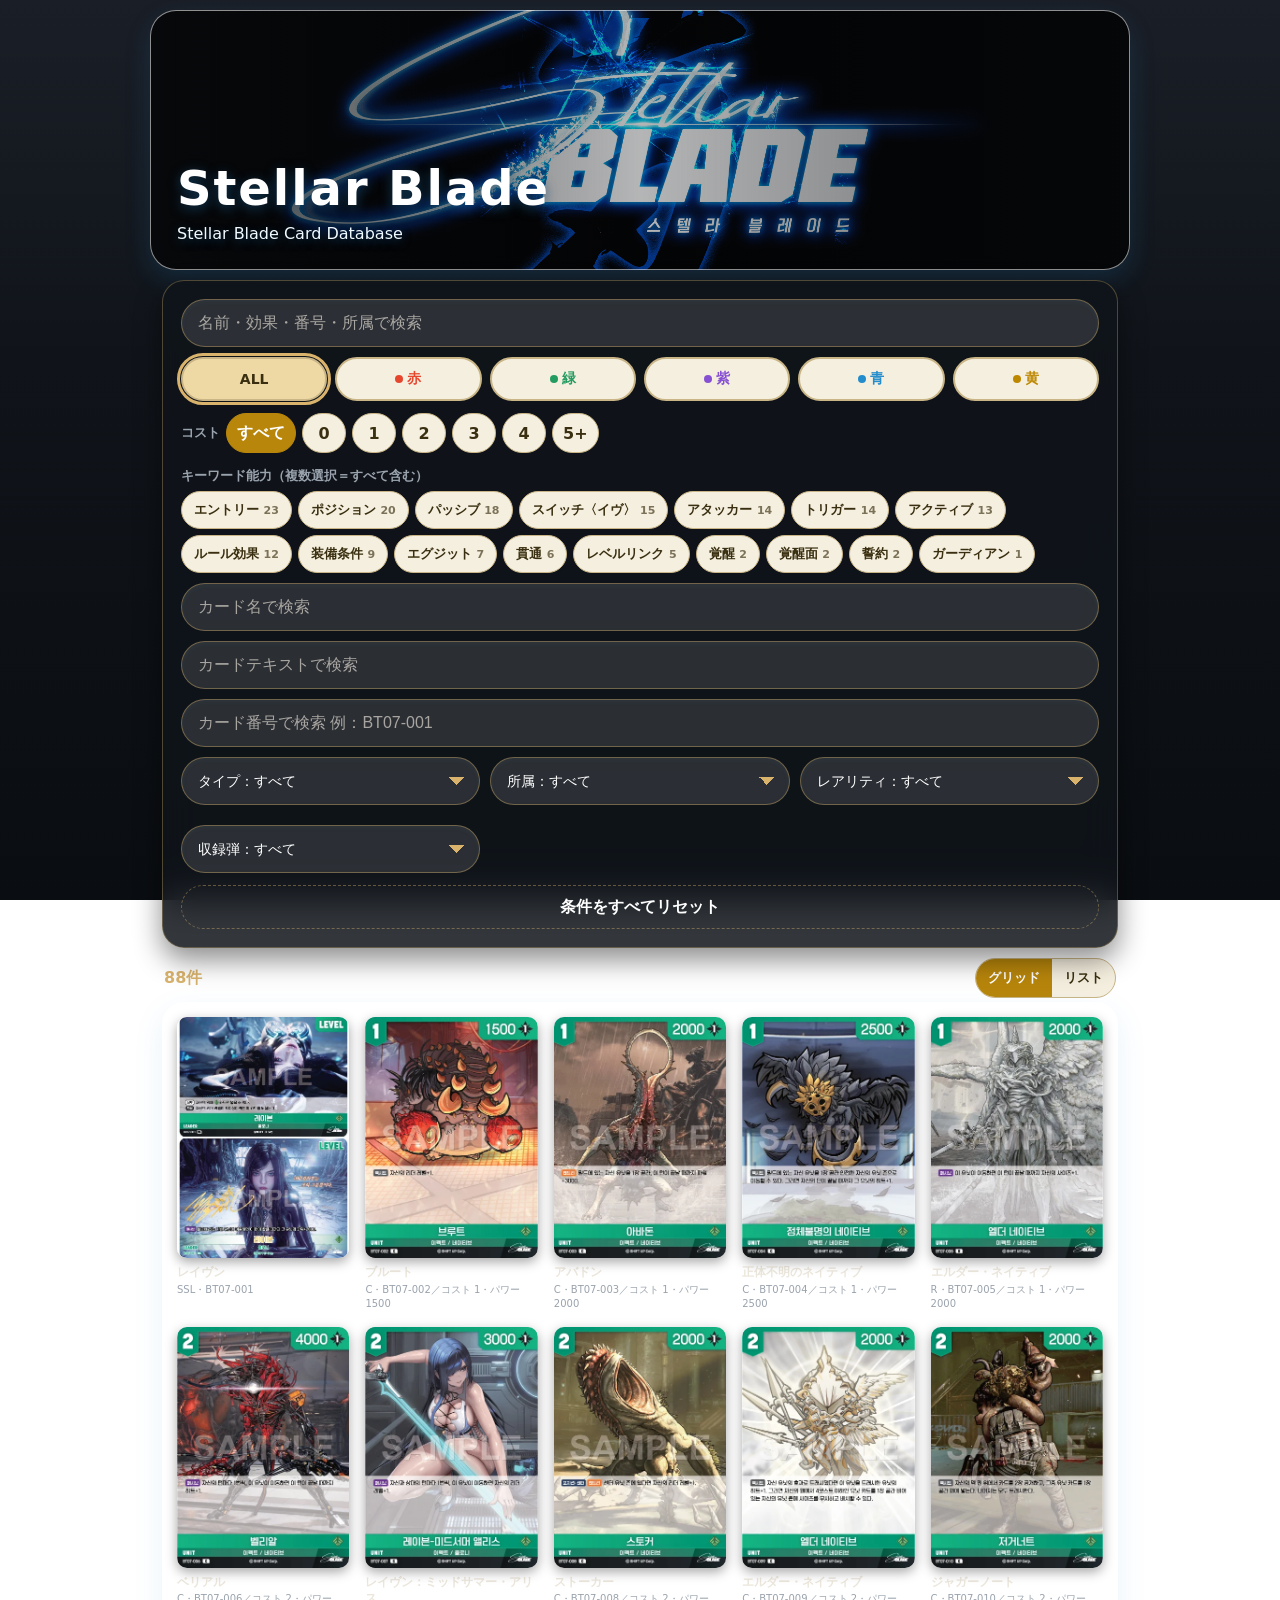
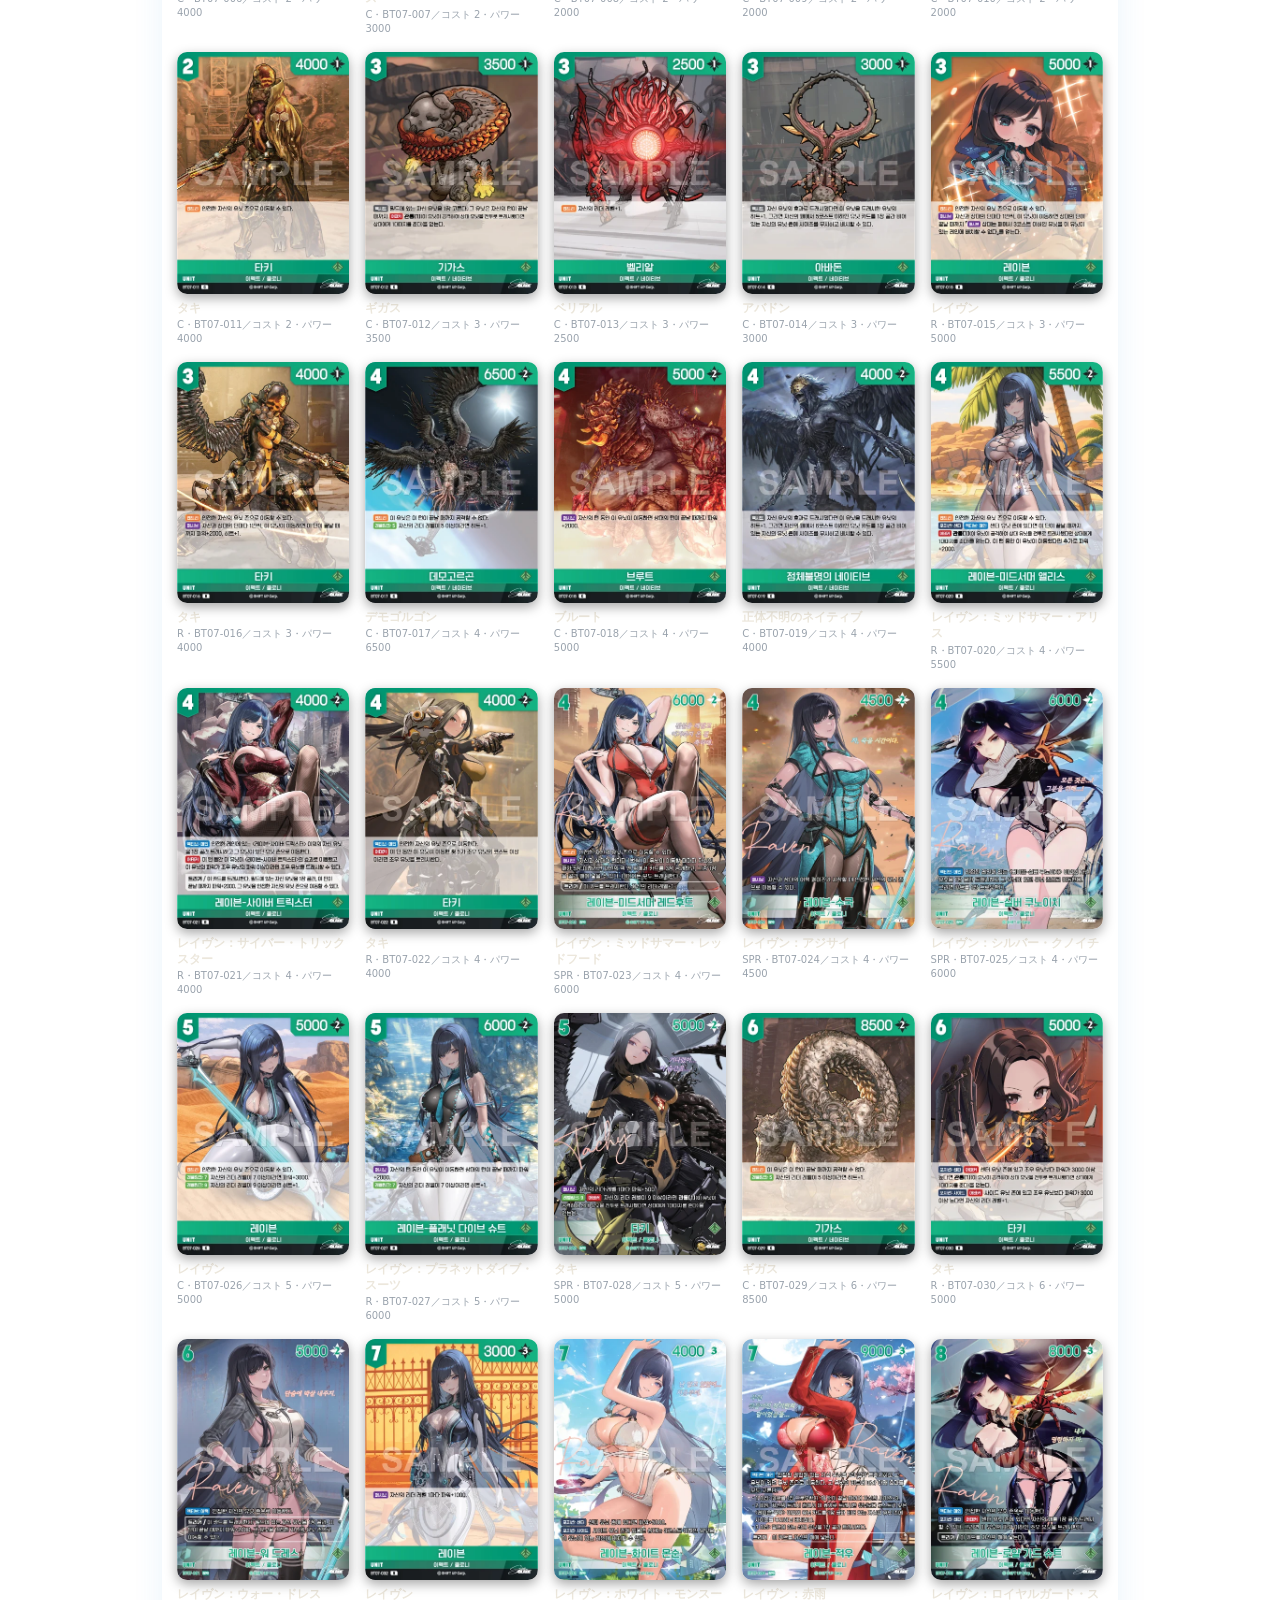
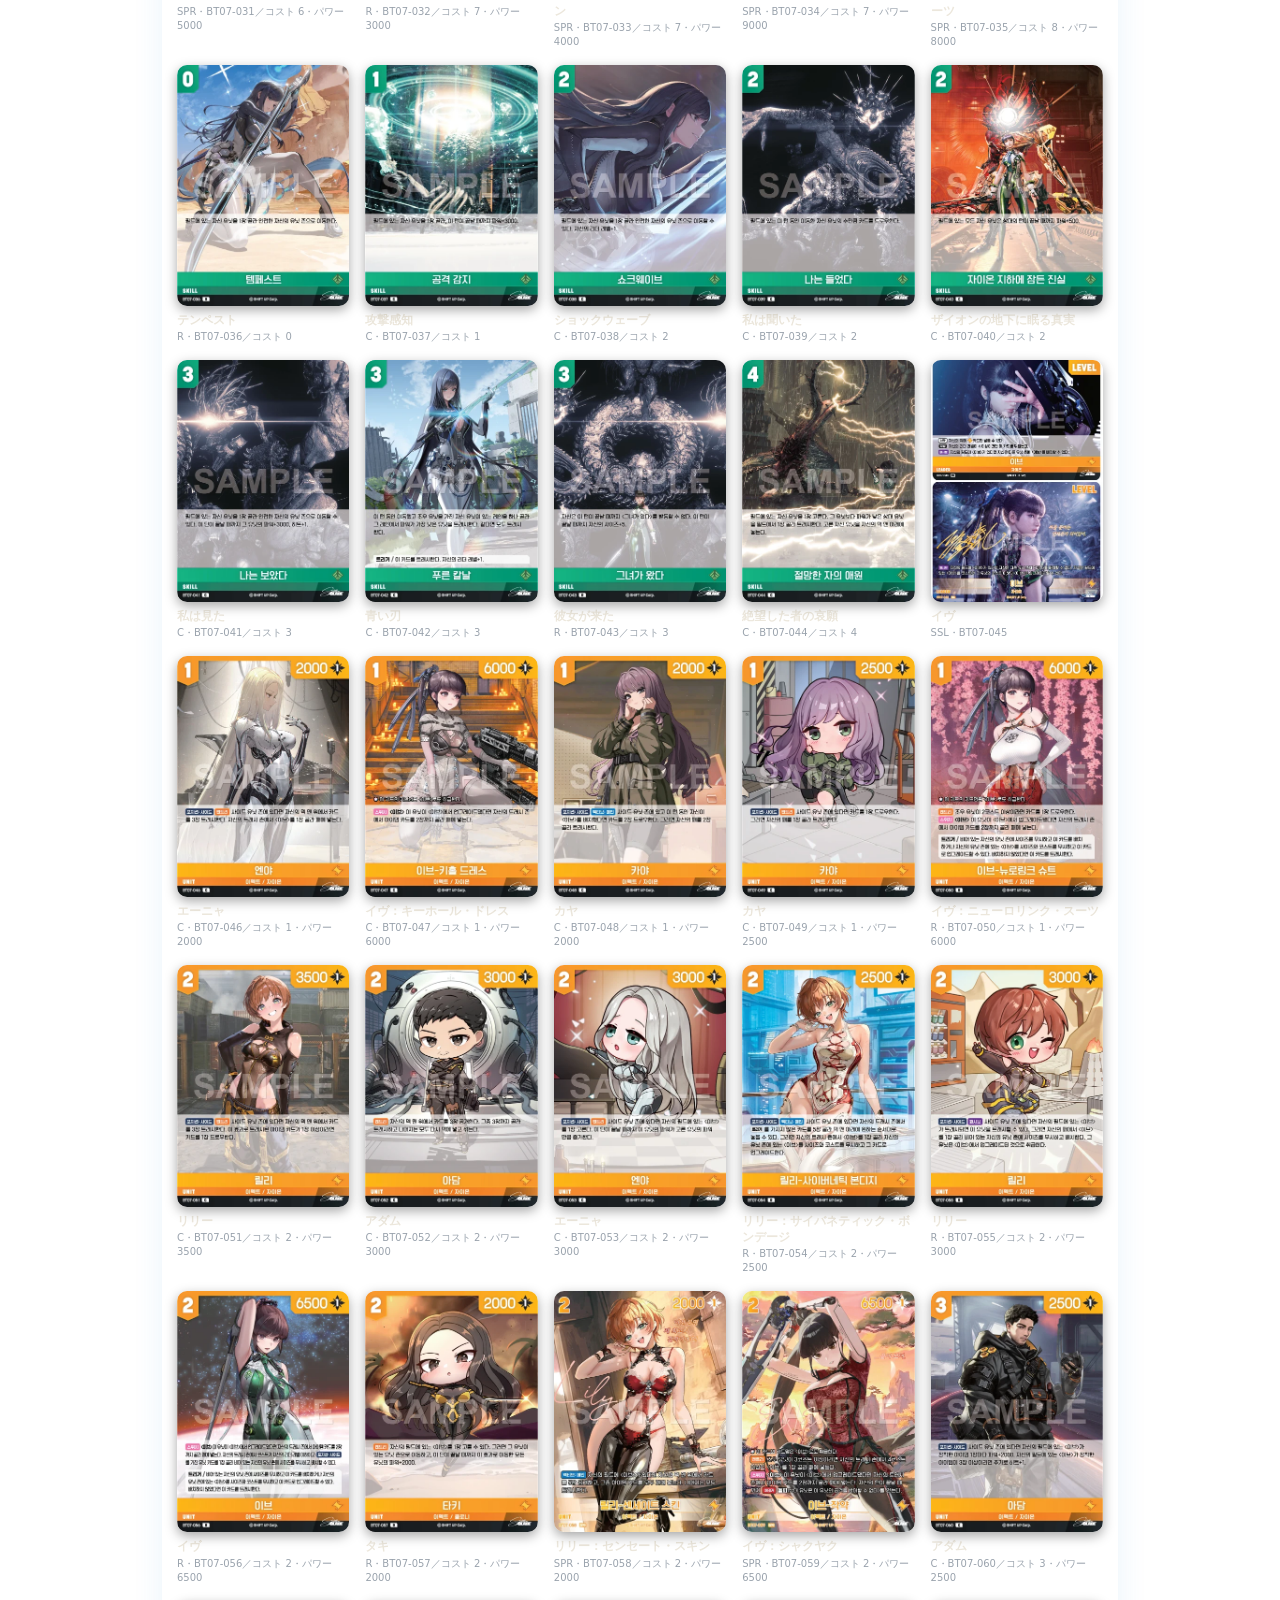
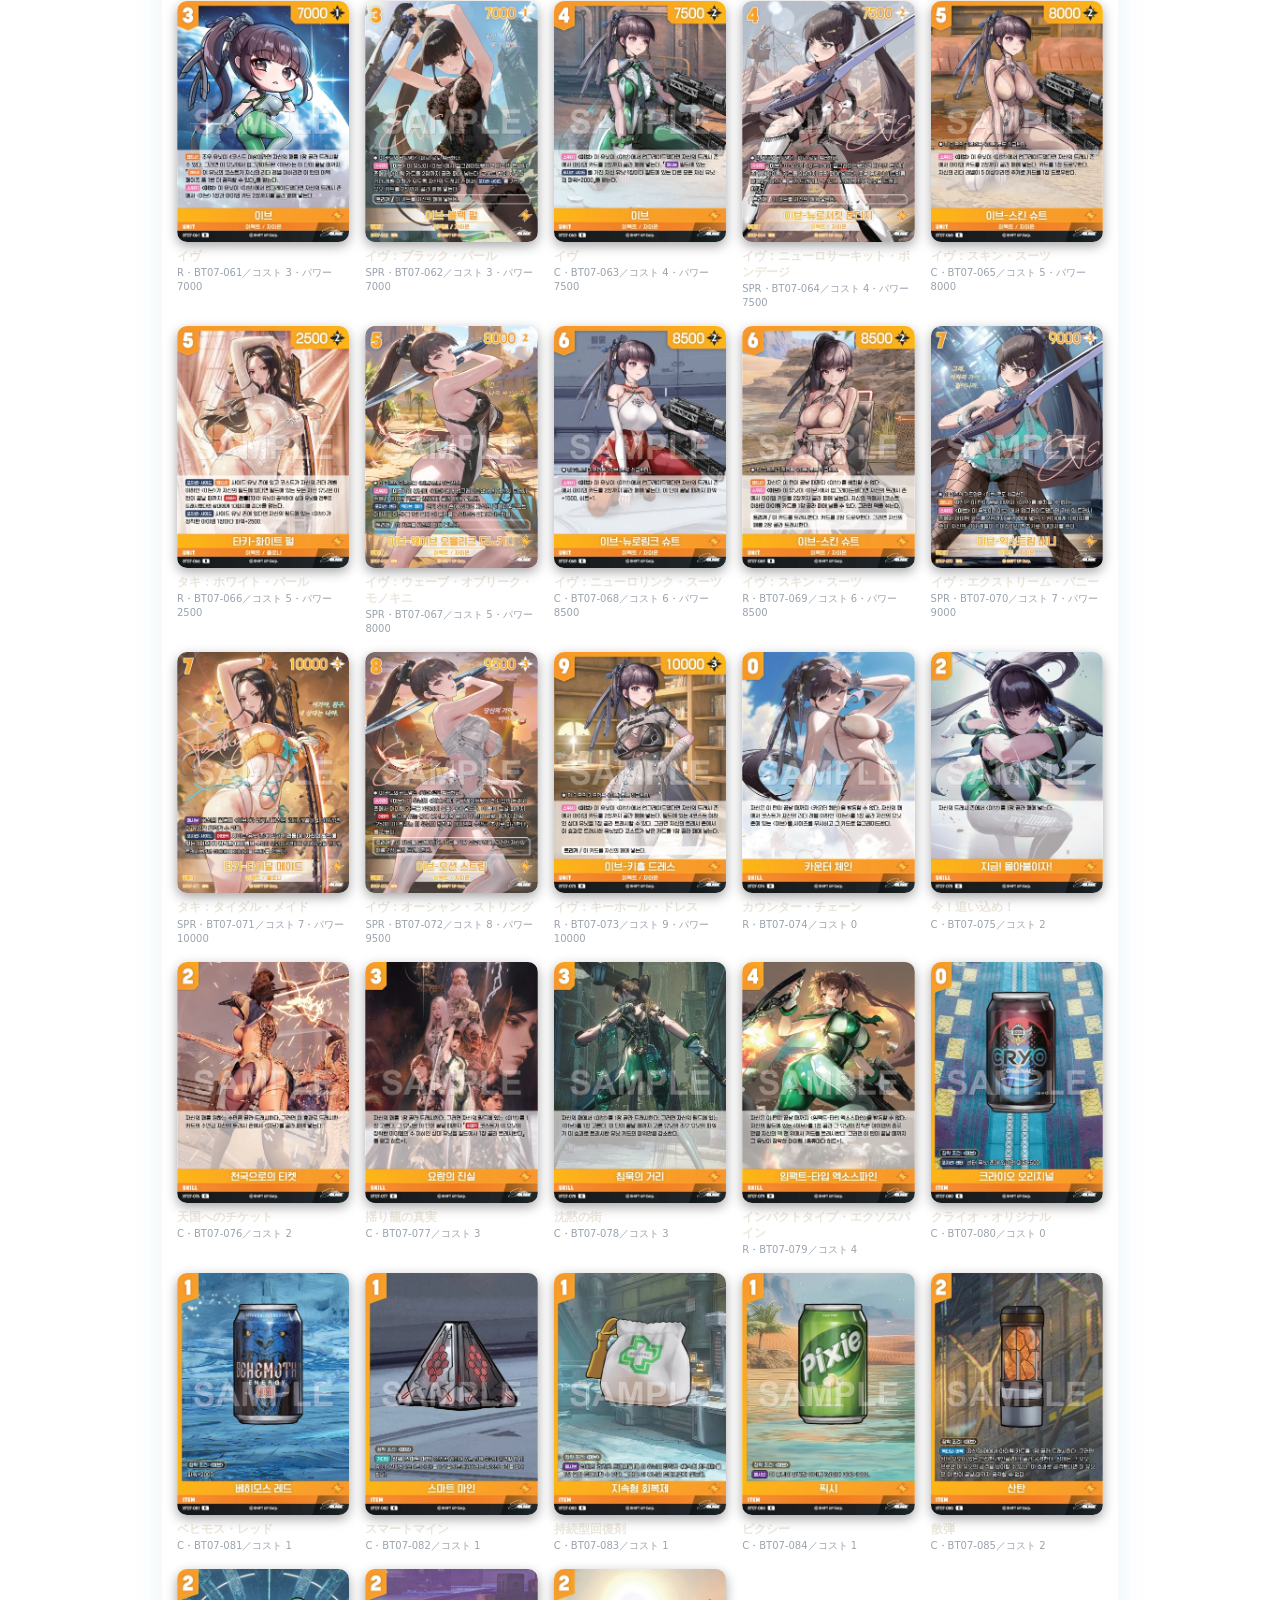
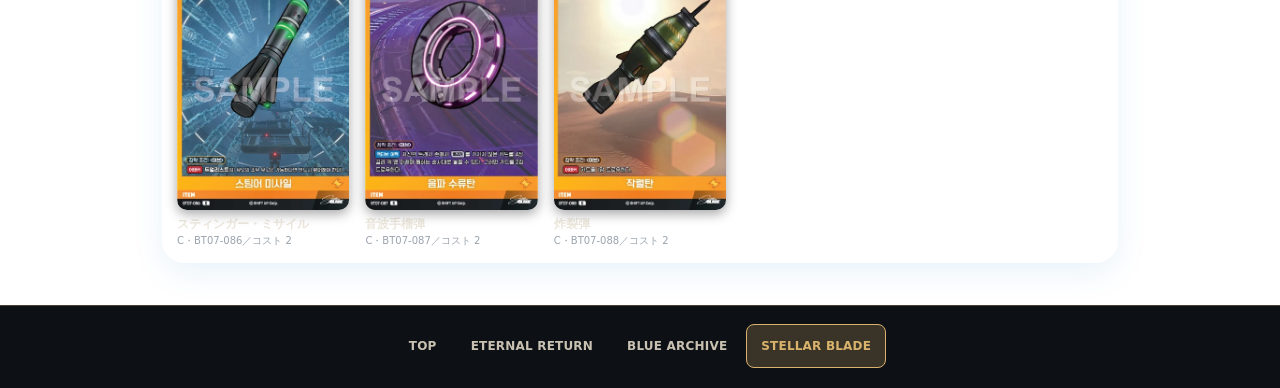
<file: titles/stellar_blade/index.html>
<!DOCTYPE html>
<html lang="ja">
<head>
  <meta charset="UTF-8">
  <meta name="viewport" content="width=device-width, initial-scale=1.0">
  <meta name="description" content="ステラブレイドのカードを名前・効果・番号・所属から検索できるカードデータベース">
  <meta name="theme-color" content="#10141a">
  <title>ステラブレイド カード検索 | Stellar Blade Card Database</title>
  <link rel="stylesheet" href="../../css/stellar_blade.css">
</head>
<body data-title="stellar_blade">

<header>
  <div class="hero-banner">
    <div class="hero-overlay">
      <h1>Stellar Blade</h1>
      <p>Stellar Blade Card Database</p>
    </div>
  </div>
</header>

<main>
  <section class="search-panel" aria-label="カード検索">
    <div class="keyword-row">
      <label class="sr-only" for="keywordSearchBox">フリーワード検索</label>
      <input type="search" id="keywordSearchBox" placeholder="名前・効果・番号・所属で検索" autocomplete="off" enterkeyhint="search">
      <button type="button" id="filterToggle" class="filter-toggle" aria-expanded="false" aria-controls="advancedFilters">
        絞り込み<span id="filterBadge" class="filter-badge" hidden></span>
      </button>
    </div>

    <div class="color-filters" role="group" aria-label="色で絞り込み（複数選択可）">
      <button type="button" class="color-btn active" data-color="all">ALL</button>
      <button type="button" class="color-btn fire" data-color="red"><span class="dot"></span>赤</button>
      <button type="button" class="color-btn green" data-color="green"><span class="dot"></span>緑</button>
      <button type="button" class="color-btn purple" data-color="purple"><span class="dot"></span>紫</button>
      <button type="button" class="color-btn blue" data-color="blue"><span class="dot"></span>青</button>
      <button type="button" class="color-btn yellow" data-color="yellow"><span class="dot"></span>黄</button>
    </div>

    <div id="advancedFilters" class="advanced-filters">
      <div class="cost-row" role="group" aria-label="コストで絞り込み">
        <span class="cost-label">コスト</span>
        <button type="button" class="cost-chip active" data-cost="all">すべて</button>
        <button type="button" class="cost-chip" data-cost="0">0</button>
        <button type="button" class="cost-chip" data-cost="1">1</button>
        <button type="button" class="cost-chip" data-cost="2">2</button>
        <button type="button" class="cost-chip" data-cost="3">3</button>
        <button type="button" class="cost-chip" data-cost="4">4</button>
        <button type="button" class="cost-chip" data-cost="5plus">5+</button>
      </div>
      <div id="keywordWrap" class="keyword-wrap">
        <span class="cost-label">キーワード能力（複数選択＝すべて含む）</span>
        <div id="keywordChips" class="keyword-chips"></div>
      </div>

      <label class="sr-only" for="nameSearchBox">カード名で検索</label>
      <input type="search" id="nameSearchBox" placeholder="カード名で検索" autocomplete="off">
      <label class="sr-only" for="textSearchBox">カードテキストで検索</label>
      <input type="search" id="textSearchBox" placeholder="カードテキストで検索" autocomplete="off">
      <label class="sr-only" for="codeSearchBox">カード番号で検索</label>
      <input type="search" id="codeSearchBox" placeholder="カード番号で検索 例：BT07-001" autocomplete="off">

      <div class="and-filters">
        <select id="typeFilter" aria-label="カードタイプ">
          <option value="">タイプ：すべて</option>
          <option value="ユニット">ユニット</option>
          <option value="スキル">スキル</option>
          <option value="アイテム">アイテム</option>
          <option value="リーダー">リーダー</option>
        </select>

        <span id="affiliationWrap">
          <select id="affiliationFilter" aria-label="所属">
            <option value="">所属：すべて</option>
          </select>
        </span>

        <select id="rarityFilter" aria-label="レアリティ">
          <option value="">レアリティ：すべて</option>
        </select>

        <select id="setFilter" aria-label="収録弾">
          <option value="">収録弾：すべて</option>
        </select>

      </div>

      <button type="button" id="resetFiltersBtn" class="reset-btn">条件をすべてリセット</button>
    </div>
  </section>

  <div class="result-bar">
    <p id="resultCount" aria-live="polite">読み込み中…</p>
    <div class="view-toggle" role="group" aria-label="表示切り替え">
      <button type="button" class="view-btn active" data-view="grid">グリッド</button>
      <button type="button" class="view-btn" data-view="list">リスト</button>
    </div>
  </div>

  <div id="loadError" class="load-error" hidden>
    カードデータの読み込みに失敗しました。通信環境を確認して、ページを再読み込みしてください。
  </div>

  <section id="cardList" class="card-grid" data-view="grid"></section>

  <div id="emptyState" class="empty-state" hidden>
    <p>条件に合うカードが見つかりませんでした。</p>
    <button type="button" id="emptyResetBtn" class="reset-btn">条件をリセットする</button>
  </div>

</main>

<footer class="site-footer">
  <nav class="footer-nav">
    <a href="../../index.html" class="footer-link">TOP</a>
    <a href="../eternal_return/" class="footer-link">ETERNAL RETURN</a>
    <a href="../blue_archive/" class="footer-link">BLUE ARCHIVE</a>
    <a href="../stellar_blade/" class="footer-link active">STELLAR BLADE</a>
  </nav>
</footer>

<div id="cardModal" class="modal" role="dialog" aria-modal="true" aria-labelledby="modalName">
  <div class="modal-content">
    <button class="close-btn" type="button" aria-label="閉じる">×</button>

    <img id="modalImage" class="modal-image" alt="">

    <div class="modal-nav">
      <button type="button" id="prevCardBtn" class="nav-btn">← 前のカード</button>
      <span id="modalCounter"></span>
      <button type="button" id="nextCardBtn" class="nav-btn">次のカード →</button>
    </div>

    <h2 id="modalName"></h2>
    <div id="modalAffiliation" class="affiliation-tags"></div>
    <p id="modalCode"></p>

    <div class="detail-grid">
      <div><span>タイプ</span><strong id="modalType"></strong></div>
      <div><span>色</span><strong id="modalColor"></strong></div>
      <div><span>コスト</span><strong id="modalCost"></strong></div>
      <div><span>パワー</span><strong id="modalPower"></strong></div>
      <div><span>ヒット</span><strong id="modalHit"></strong></div>
    </div>

    <p id="modalText" class="effect-text"></p>
    <p id="modalFlavor" class="flavor-text"></p>
    <p class="swipe-hint">左右スワイプで前後へ移動／ダブルクリックで閉じます</p>
  </div>
</div>

<script src="../../js/script.js"></script>
</body>
</html>
</file>
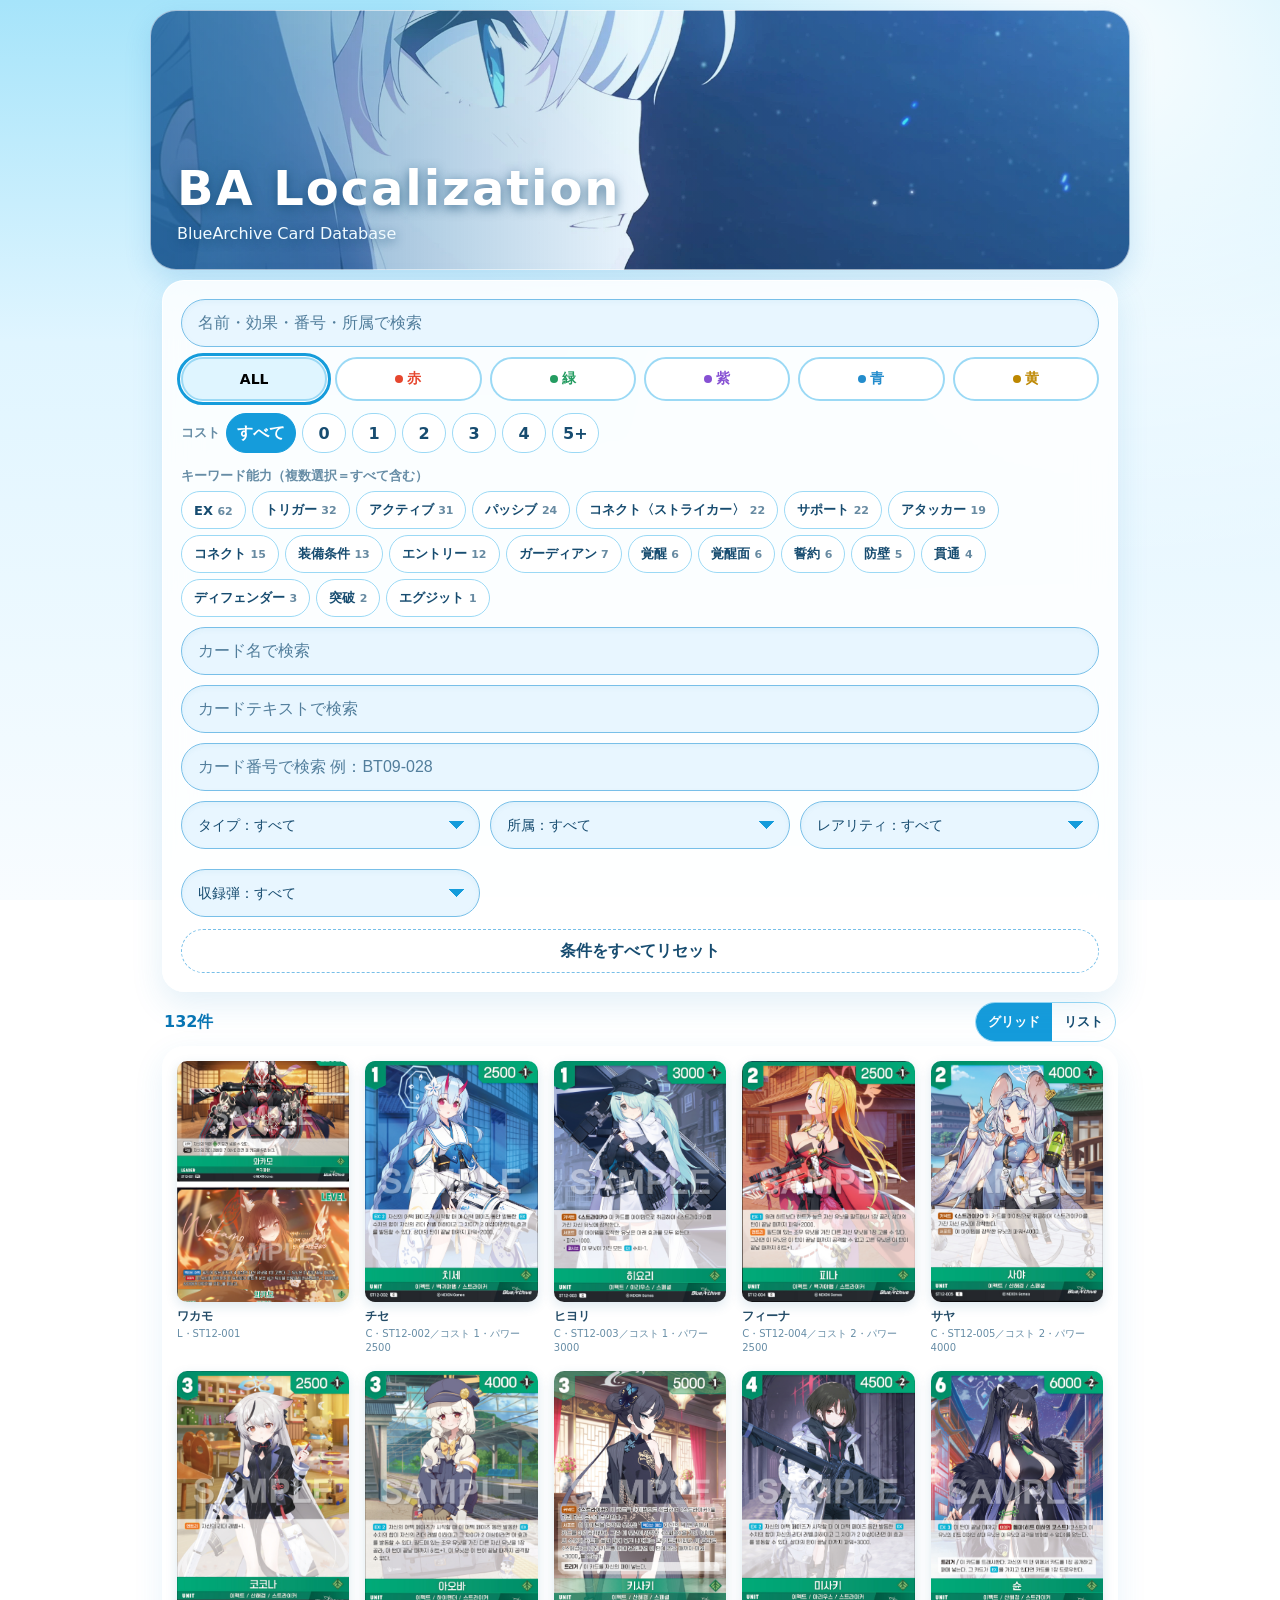
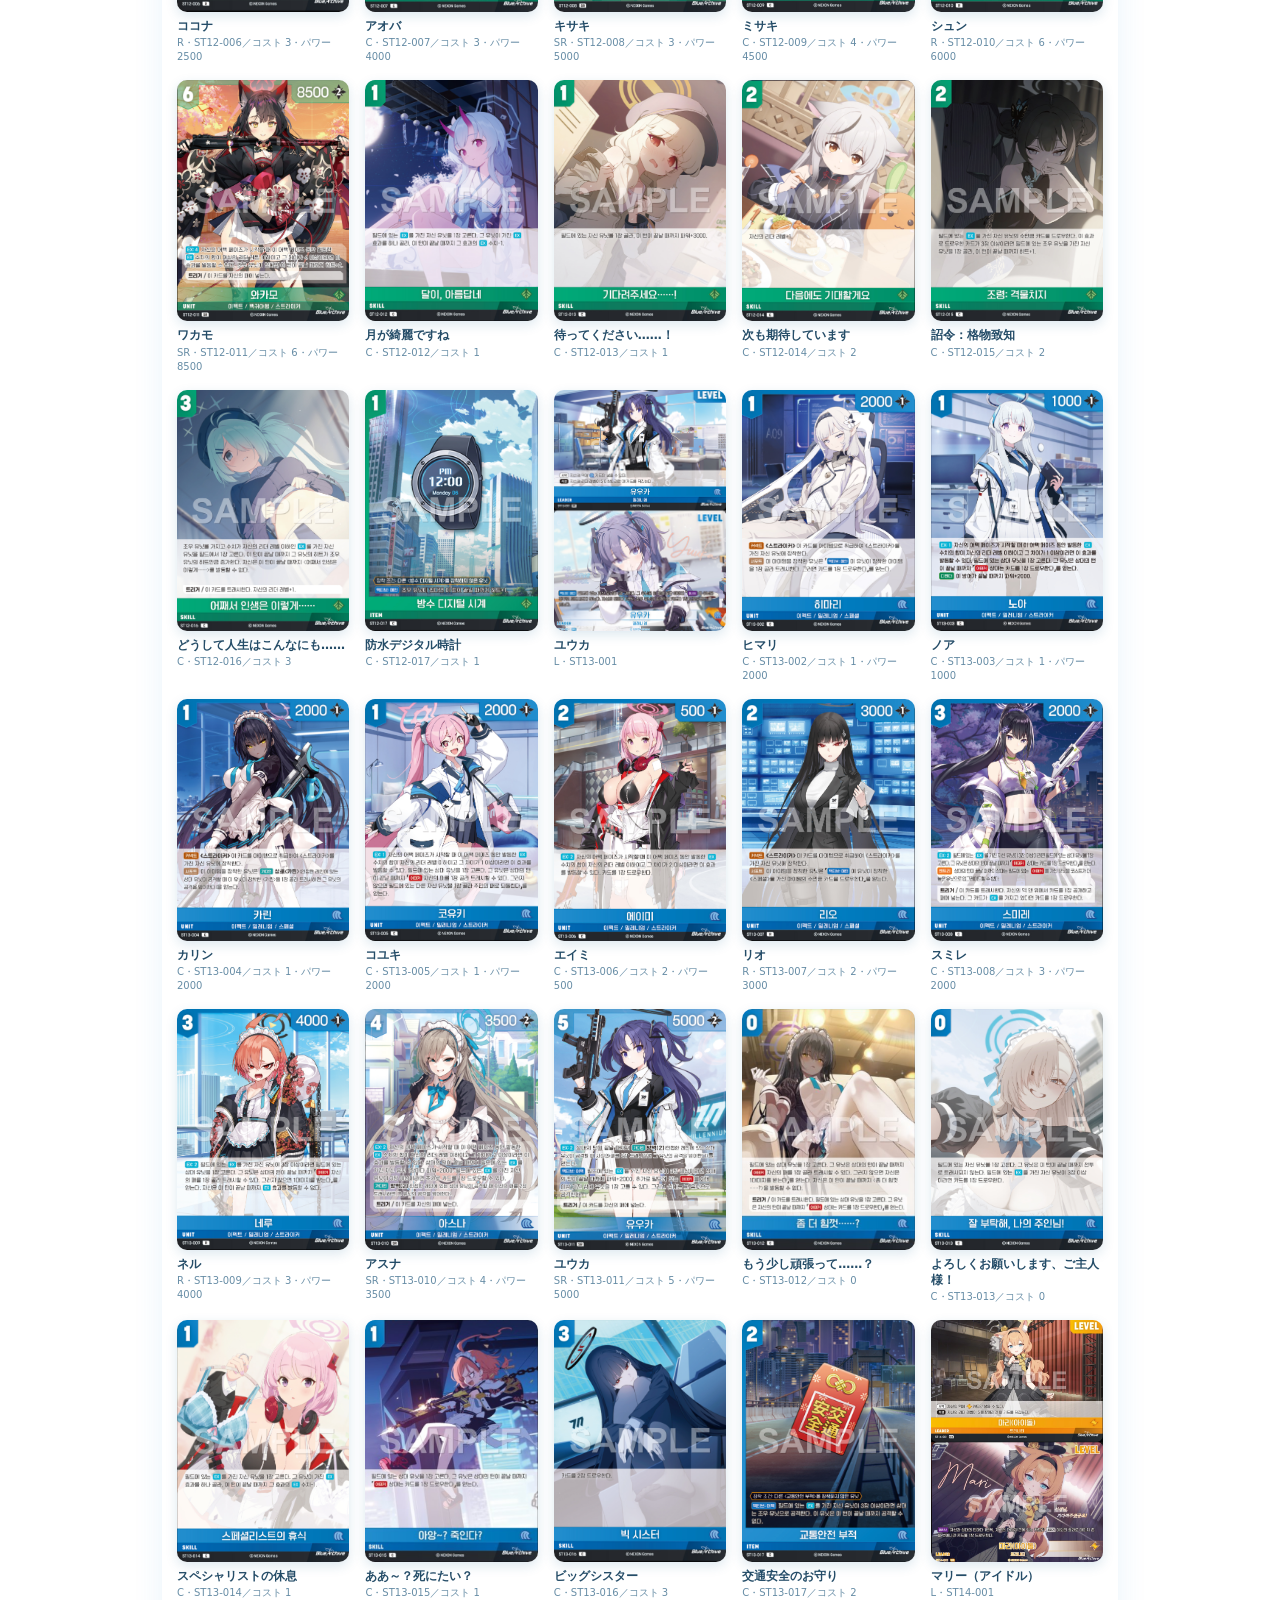
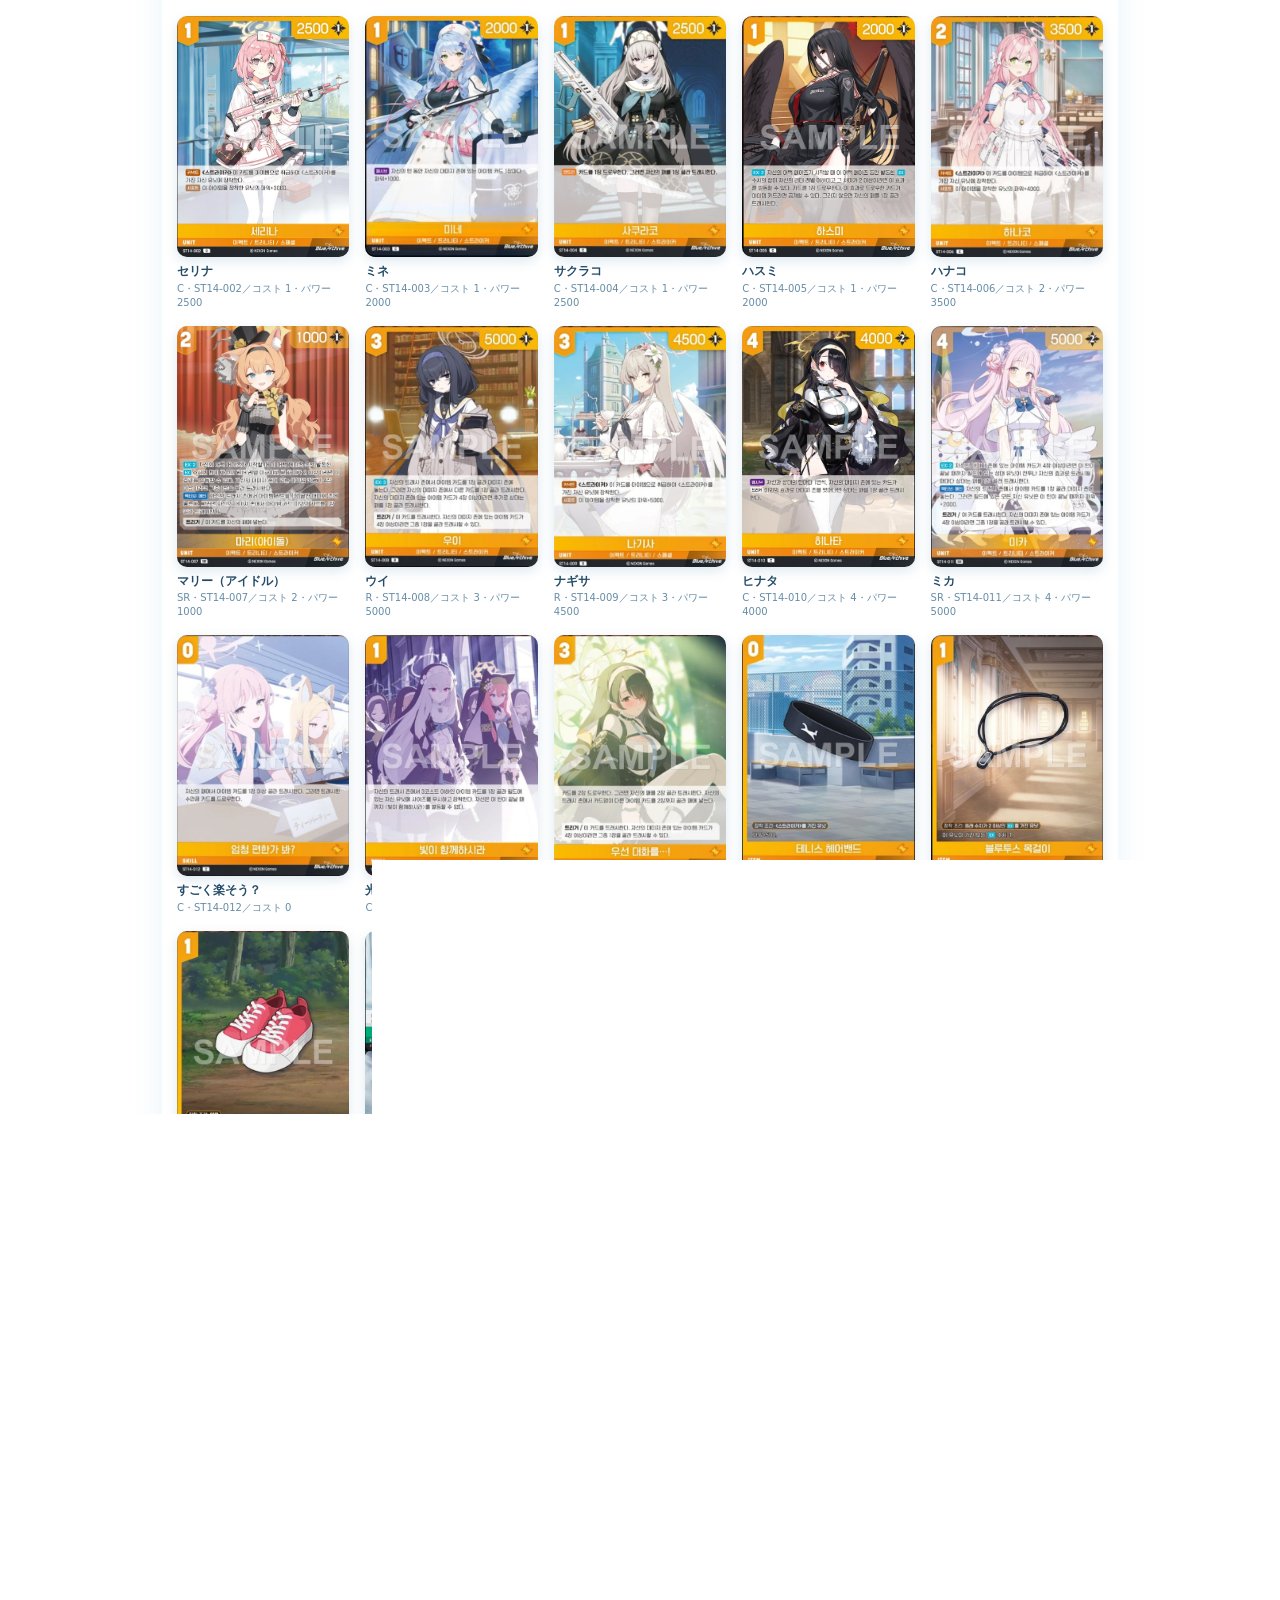
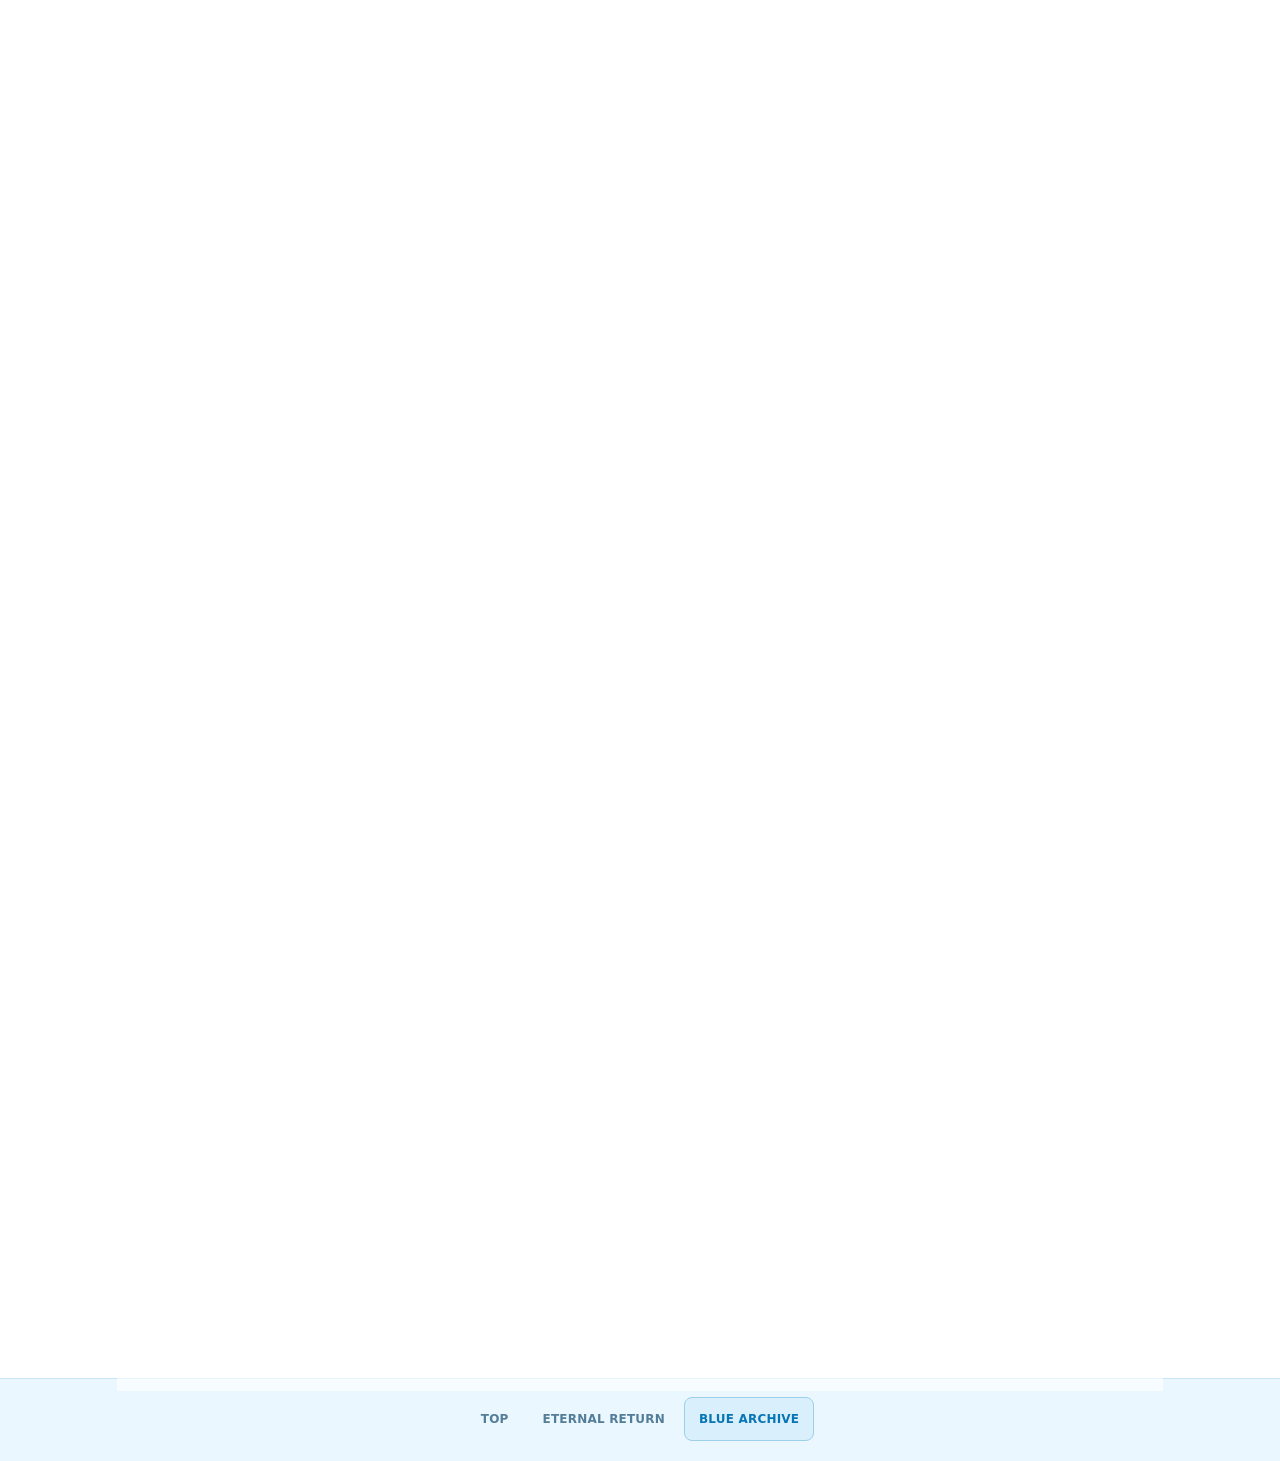
<file: blue_archive.html>
<!DOCTYPE html>
<html lang="ja">
<head>
  <meta charset="UTF-8">
  <meta name="viewport" content="width=device-width, initial-scale=1.0">
  <meta name="description" content="ブルーアーカイブのカードを名前・効果・番号・所属から検索できるカードデータベース">
  <meta name="theme-color" content="#7ecdf3">
  <title>ブルーアーカイブ カード検索 | BA Localization</title>
  <link rel="stylesheet" href="blue_archive.css">
</head>
<body data-title="blue_archive">

<header>
  <div class="hero-banner">
    <div class="hero-overlay">
      <h1>BA Localization</h1>
      <p>BlueArchive Card Database</p>
    </div>
  </div>
</header>

<main>
  <section class="search-panel" aria-label="カード検索">
    <div class="keyword-row">
      <label class="sr-only" for="keywordSearchBox">フリーワード検索</label>
      <input type="search" id="keywordSearchBox" placeholder="名前・効果・番号・所属で検索" autocomplete="off" enterkeyhint="search">
      <button type="button" id="filterToggle" class="filter-toggle" aria-expanded="false" aria-controls="advancedFilters">
        絞り込み<span id="filterBadge" class="filter-badge" hidden></span>
      </button>
    </div>

    <div class="color-filters" role="group" aria-label="色で絞り込み（複数選択可）">
      <button type="button" class="color-btn active" data-color="all">ALL</button>
      <button type="button" class="color-btn fire" data-color="red"><span class="dot"></span>赤</button>
      <button type="button" class="color-btn green" data-color="green"><span class="dot"></span>緑</button>
      <button type="button" class="color-btn purple" data-color="purple"><span class="dot"></span>紫</button>
      <button type="button" class="color-btn blue" data-color="blue"><span class="dot"></span>青</button>
      <button type="button" class="color-btn yellow" data-color="yellow"><span class="dot"></span>黄</button>
    </div>

    <div id="advancedFilters" class="advanced-filters">
      <div class="cost-row" role="group" aria-label="コストで絞り込み">
        <span class="cost-label">コスト</span>
        <button type="button" class="cost-chip active" data-cost="all">すべて</button>
        <button type="button" class="cost-chip" data-cost="0">0</button>
        <button type="button" class="cost-chip" data-cost="1">1</button>
        <button type="button" class="cost-chip" data-cost="2">2</button>
        <button type="button" class="cost-chip" data-cost="3">3</button>
        <button type="button" class="cost-chip" data-cost="4">4</button>
        <button type="button" class="cost-chip" data-cost="5plus">5+</button>
      </div>
      <div id="keywordWrap" class="keyword-wrap">
        <span class="cost-label">キーワード能力（複数選択＝すべて含む）</span>
        <div id="keywordChips" class="keyword-chips"></div>
      </div>

      <label class="sr-only" for="nameSearchBox">カード名で検索</label>
      <input type="search" id="nameSearchBox" placeholder="カード名で検索" autocomplete="off">
      <label class="sr-only" for="textSearchBox">カードテキストで検索</label>
      <input type="search" id="textSearchBox" placeholder="カードテキストで検索" autocomplete="off">
      <label class="sr-only" for="codeSearchBox">カード番号で検索</label>
      <input type="search" id="codeSearchBox" placeholder="カード番号で検索 例：BT09-028" autocomplete="off">

      <div class="and-filters">
        <select id="typeFilter" aria-label="カードタイプ">
          <option value="">タイプ：すべて</option>
          <option value="ユニット">ユニット</option>
          <option value="スキル">スキル</option>
          <option value="アイテム">アイテム</option>
          <option value="リーダー">リーダー</option>
        </select>

        <span id="affiliationWrap">
          <select id="affiliationFilter" aria-label="所属">
            <option value="">所属：すべて</option>
          </select>
        </span>

        <select id="rarityFilter" aria-label="レアリティ">
          <option value="">レアリティ：すべて</option>
        </select>

        <select id="setFilter" aria-label="収録弾">
          <option value="">収録弾：すべて</option>
        </select>

      </div>

      <button type="button" id="resetFiltersBtn" class="reset-btn">条件をすべてリセット</button>
    </div>
  </section>

  <div class="result-bar">
    <p id="resultCount" aria-live="polite">読み込み中…</p>
    <div class="view-toggle" role="group" aria-label="表示切り替え">
      <button type="button" class="view-btn active" data-view="grid">グリッド</button>
      <button type="button" class="view-btn" data-view="list">リスト</button>
    </div>
  </div>

  <div id="loadError" class="load-error" hidden>
    カードデータの読み込みに失敗しました。通信環境を確認して、ページを再読み込みしてください。
  </div>

  <section id="cardList" class="card-grid" data-view="grid"></section>

  <div id="emptyState" class="empty-state" hidden>
    <p>条件に合うカードが見つかりませんでした。</p>
    <button type="button" id="emptyResetBtn" class="reset-btn">条件をリセットする</button>
  </div>

</main>

<footer class="site-footer">
  <nav class="footer-nav">
    <a href="index.html" class="footer-link">TOP</a>
    <a href="eternal_return.html" class="footer-link">ETERNAL RETURN</a>
    <a href="blue_archive.html" class="footer-link active">BLUE ARCHIVE</a>
  </nav>
</footer>

<div id="cardModal" class="modal" role="dialog" aria-modal="true" aria-labelledby="modalName">
  <div class="modal-content">
    <button class="close-btn" type="button" aria-label="閉じる">×</button>

    <img id="modalImage" class="modal-image" alt="">

    <div class="modal-nav">
      <button type="button" id="prevCardBtn" class="nav-btn">← 前のカード</button>
      <span id="modalCounter"></span>
      <button type="button" id="nextCardBtn" class="nav-btn">次のカード →</button>
    </div>

    <h2 id="modalName"></h2>
    <div id="modalAffiliation" class="affiliation-tags"></div>
    <p id="modalCode"></p>

    <div class="detail-grid">
      <div><span>タイプ</span><strong id="modalType"></strong></div>
      <div><span>色</span><strong id="modalColor"></strong></div>
      <div><span>コスト</span><strong id="modalCost"></strong></div>
      <div><span>パワー</span><strong id="modalPower"></strong></div>
      <div><span>ヒット</span><strong id="modalHit"></strong></div>
    </div>

    <p id="modalText" class="effect-text"></p>
    <p id="modalFlavor" class="flavor-text"></p>
    <p class="swipe-hint">左右スワイプで前後へ移動／ダブルクリックで閉じます</p>
  </div>
</div>

<script src="script.js"></script>
</body>
</html>
</file>
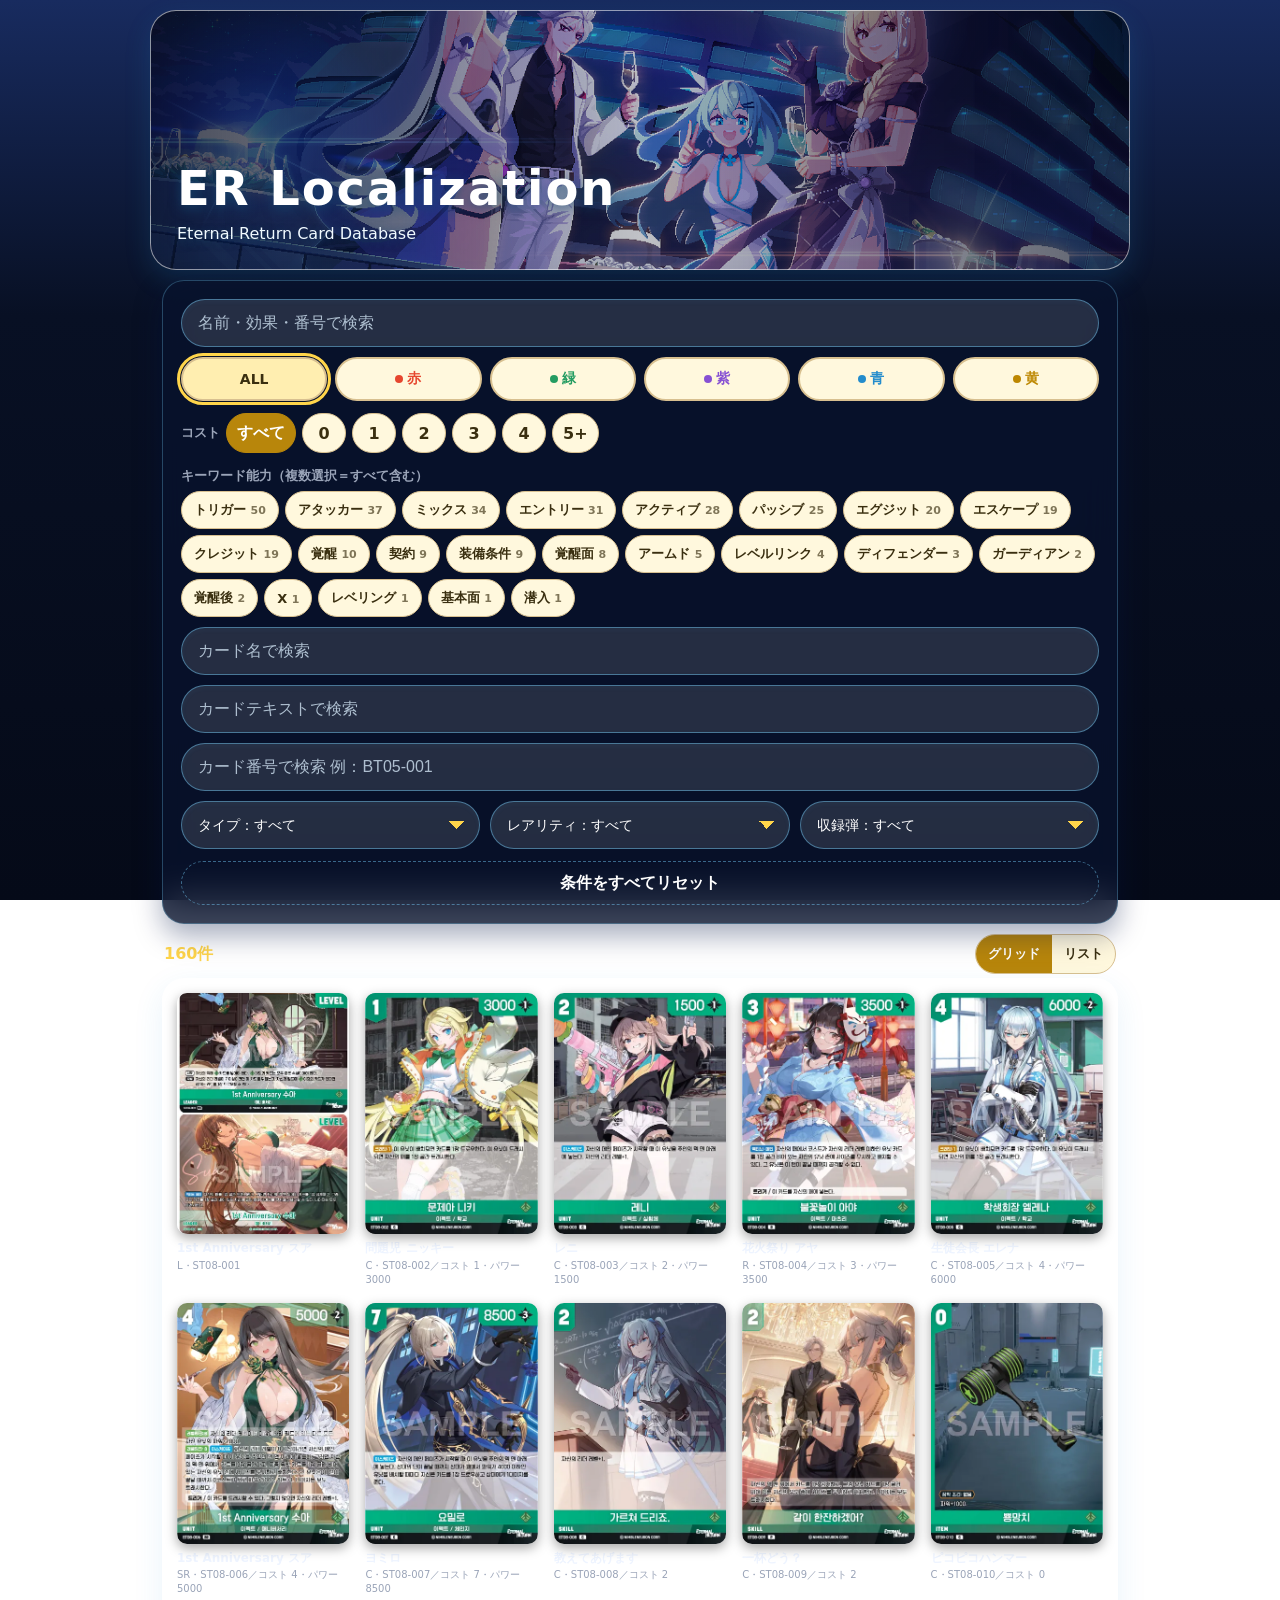
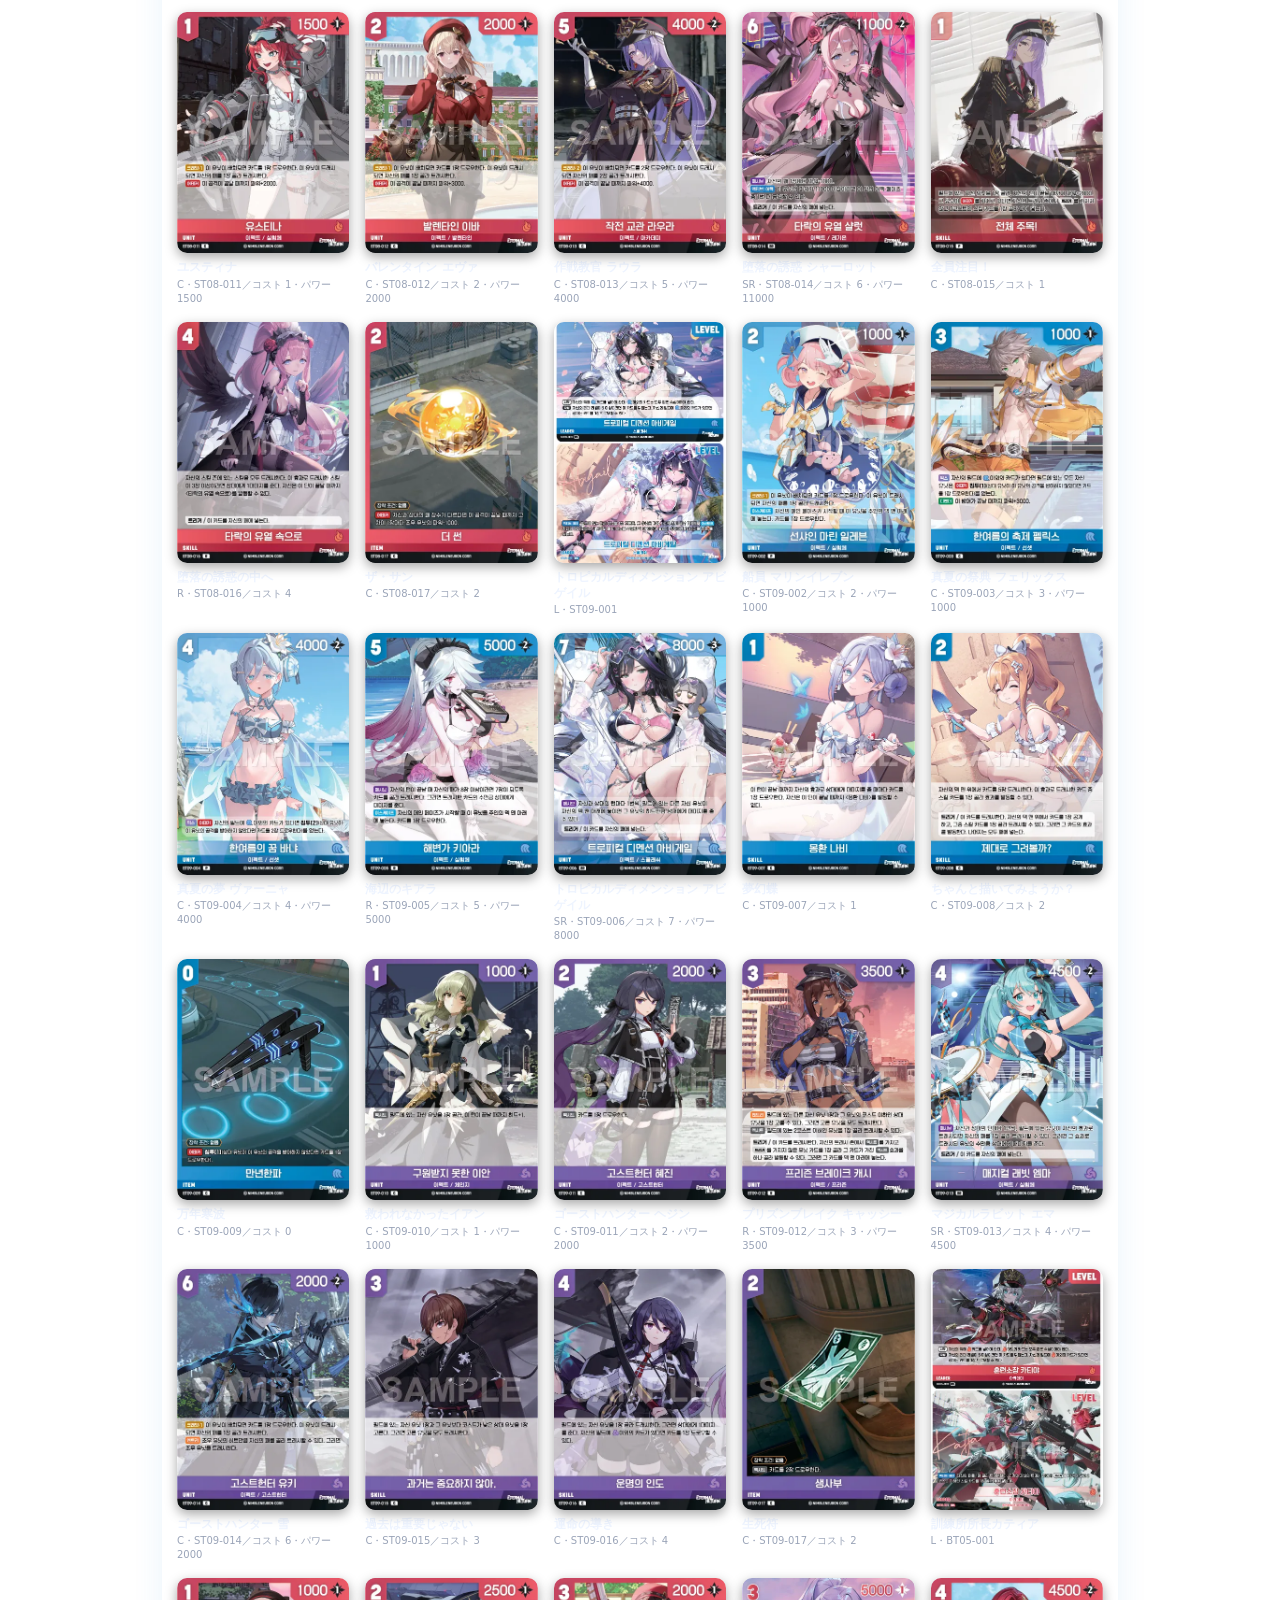
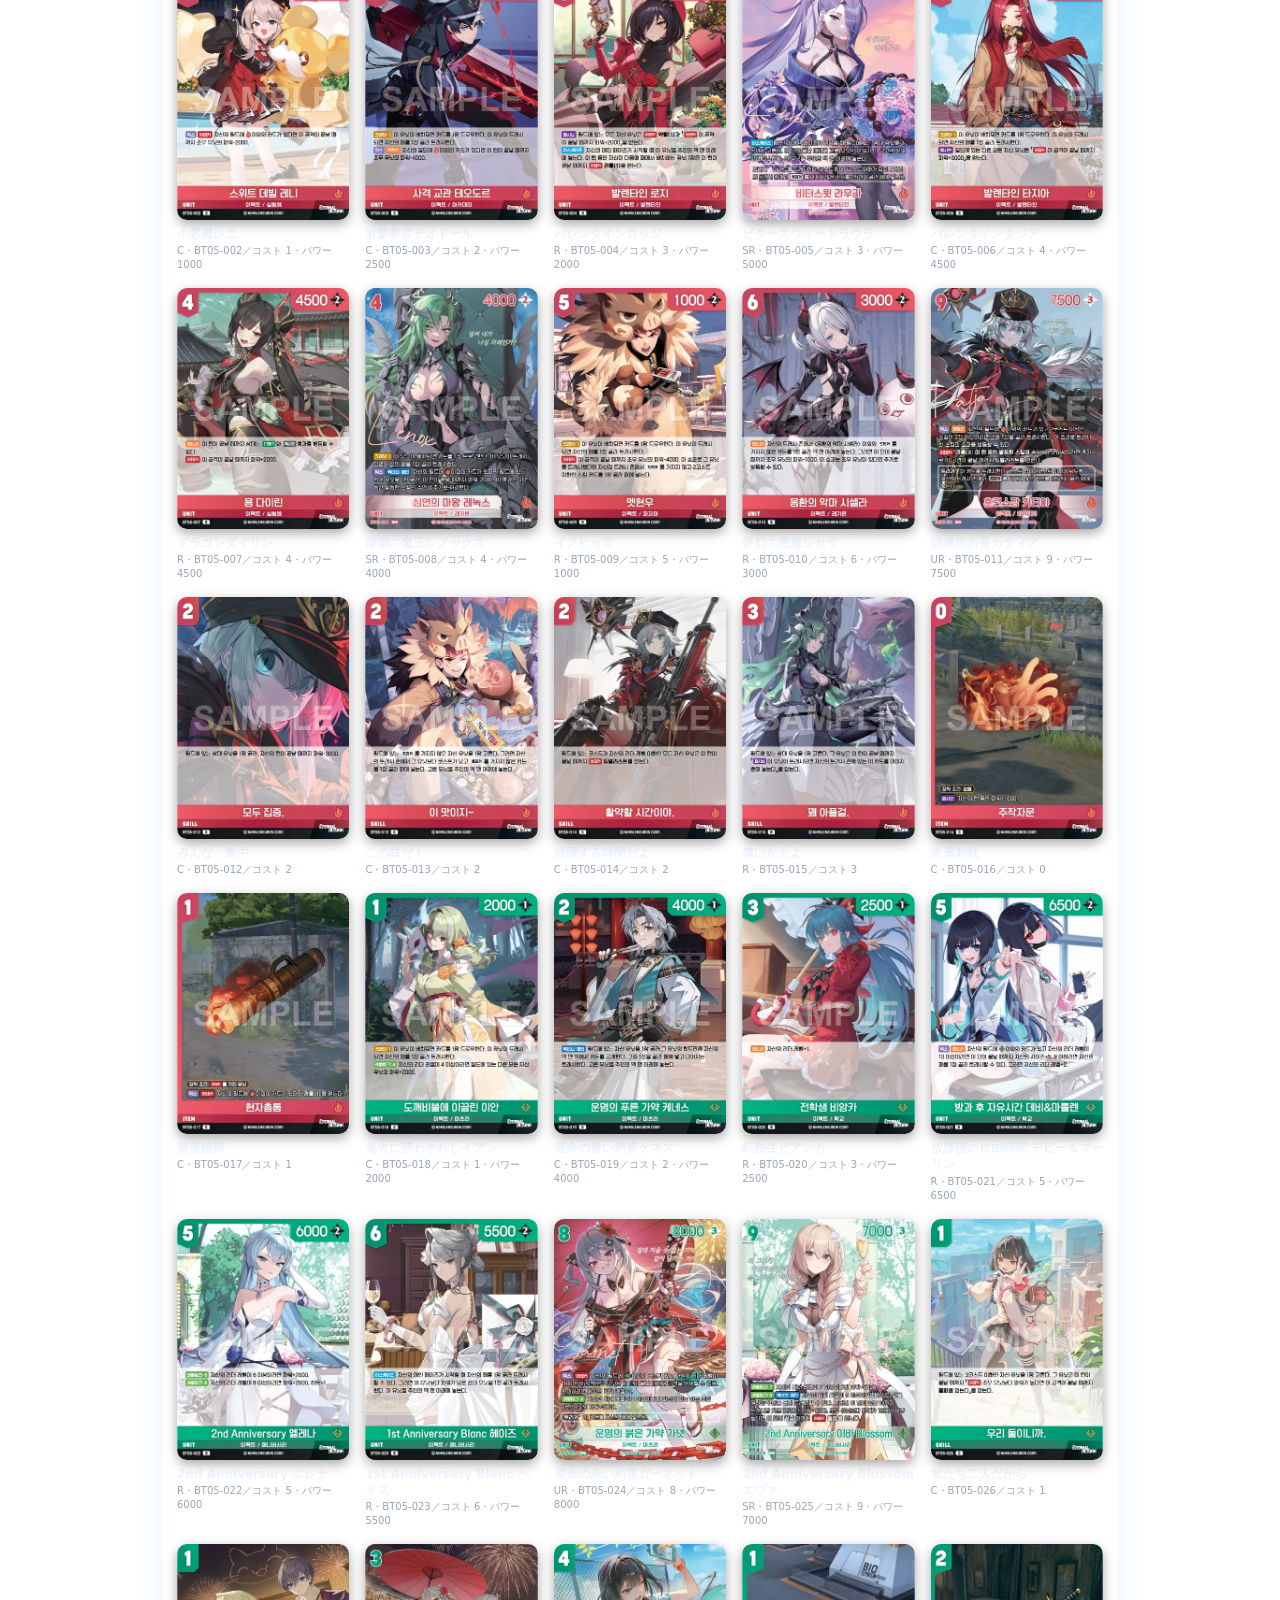
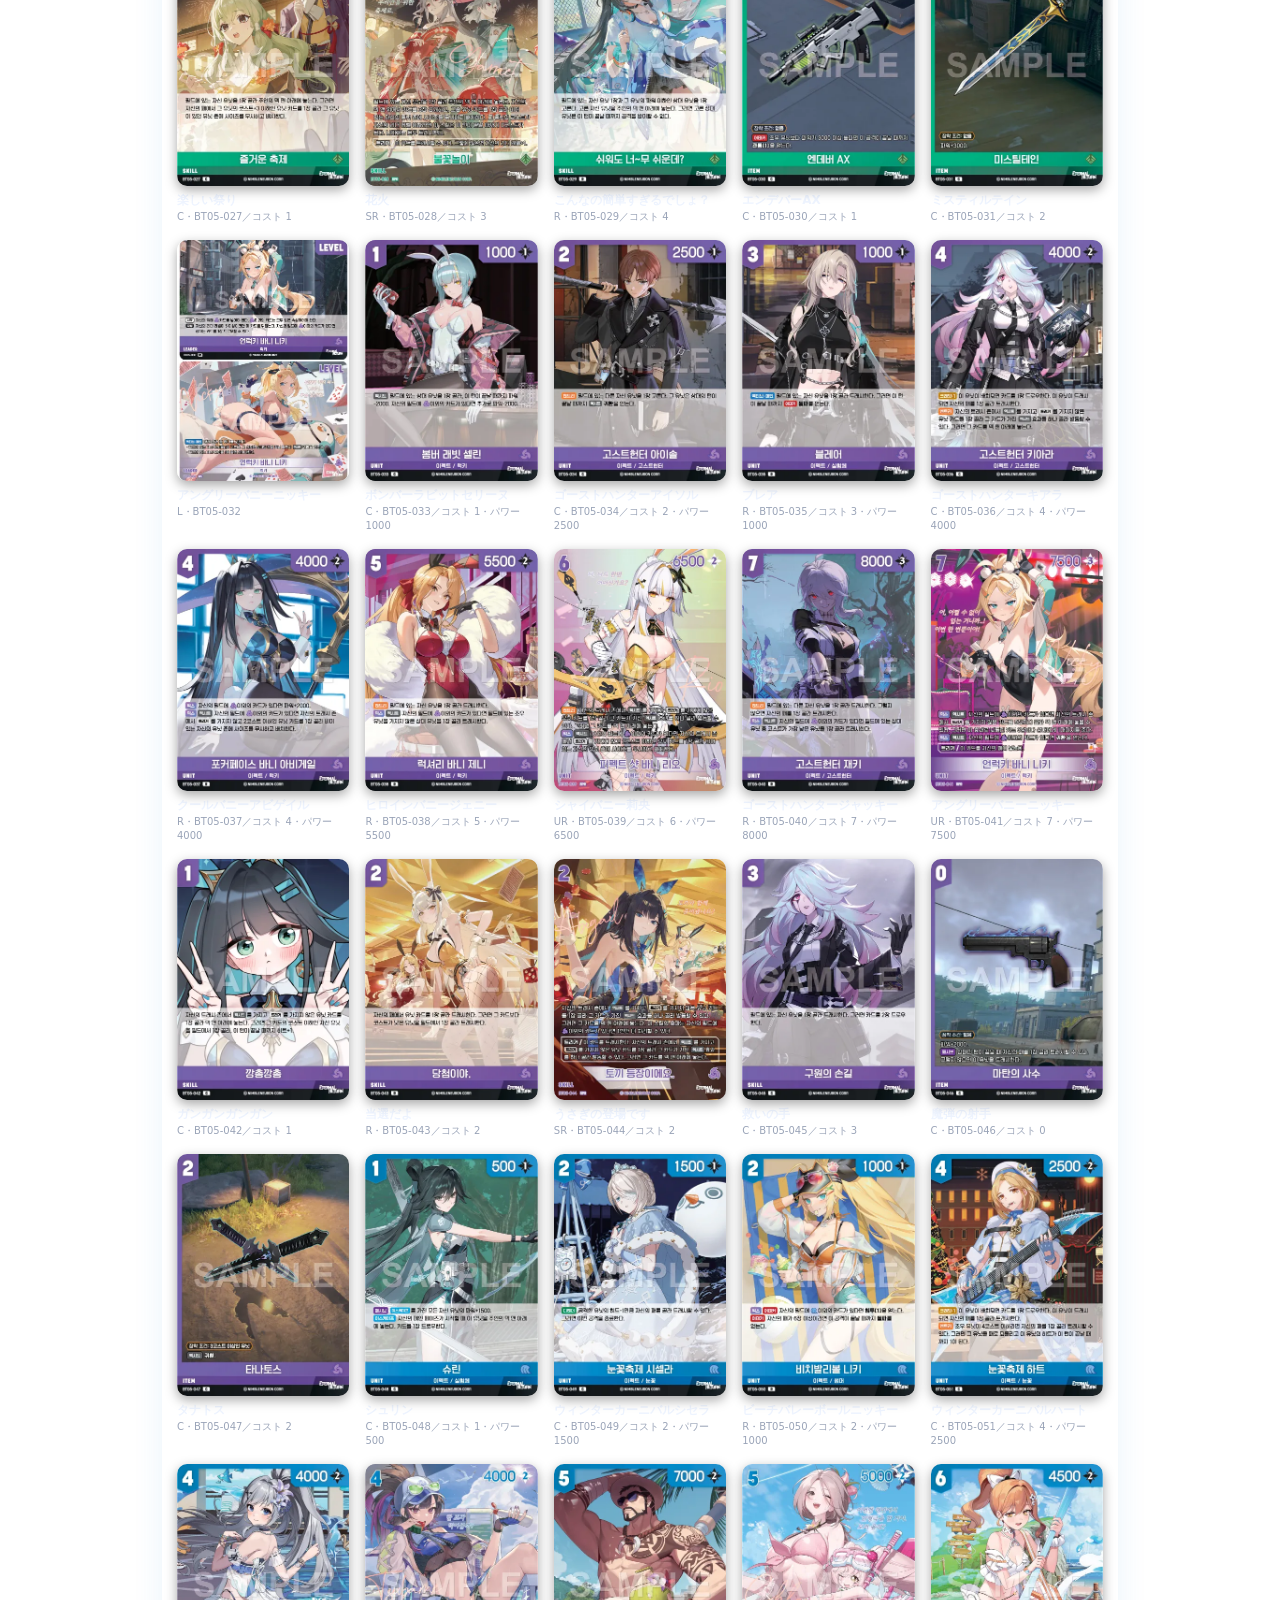
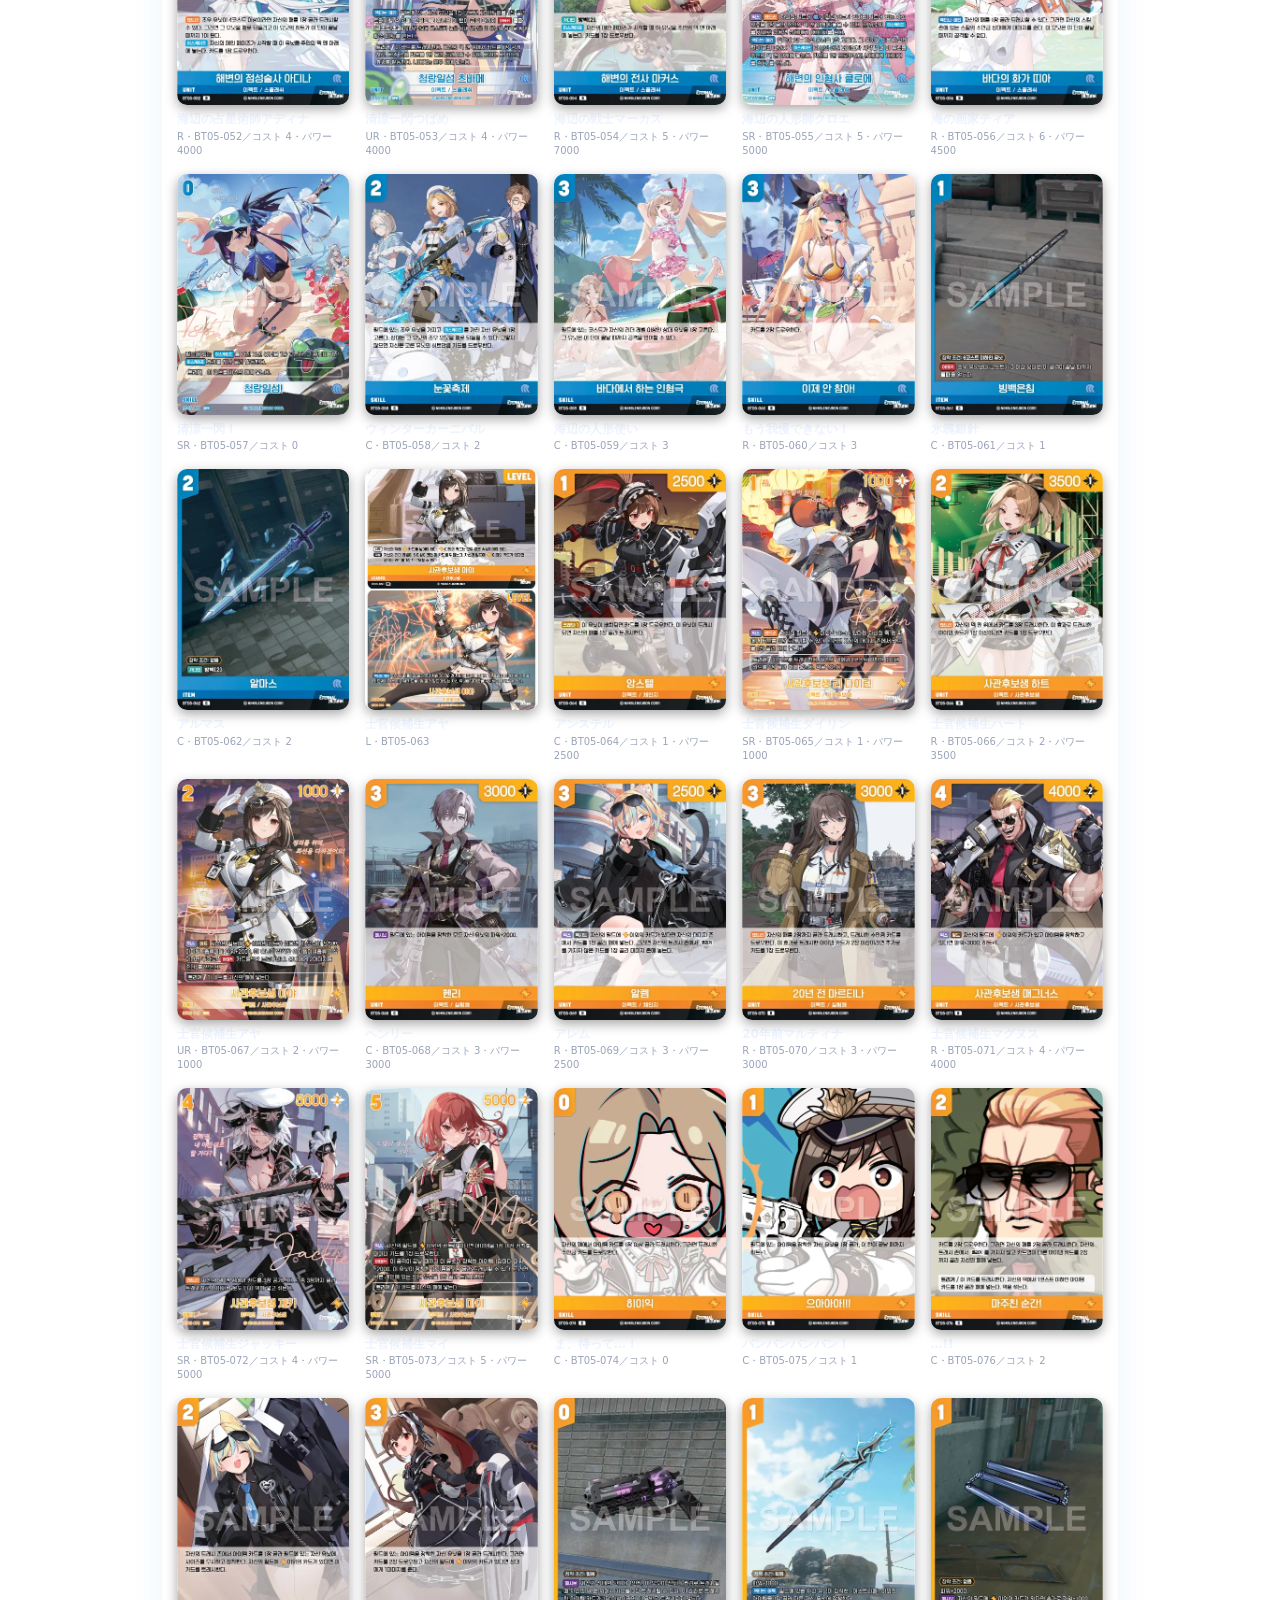
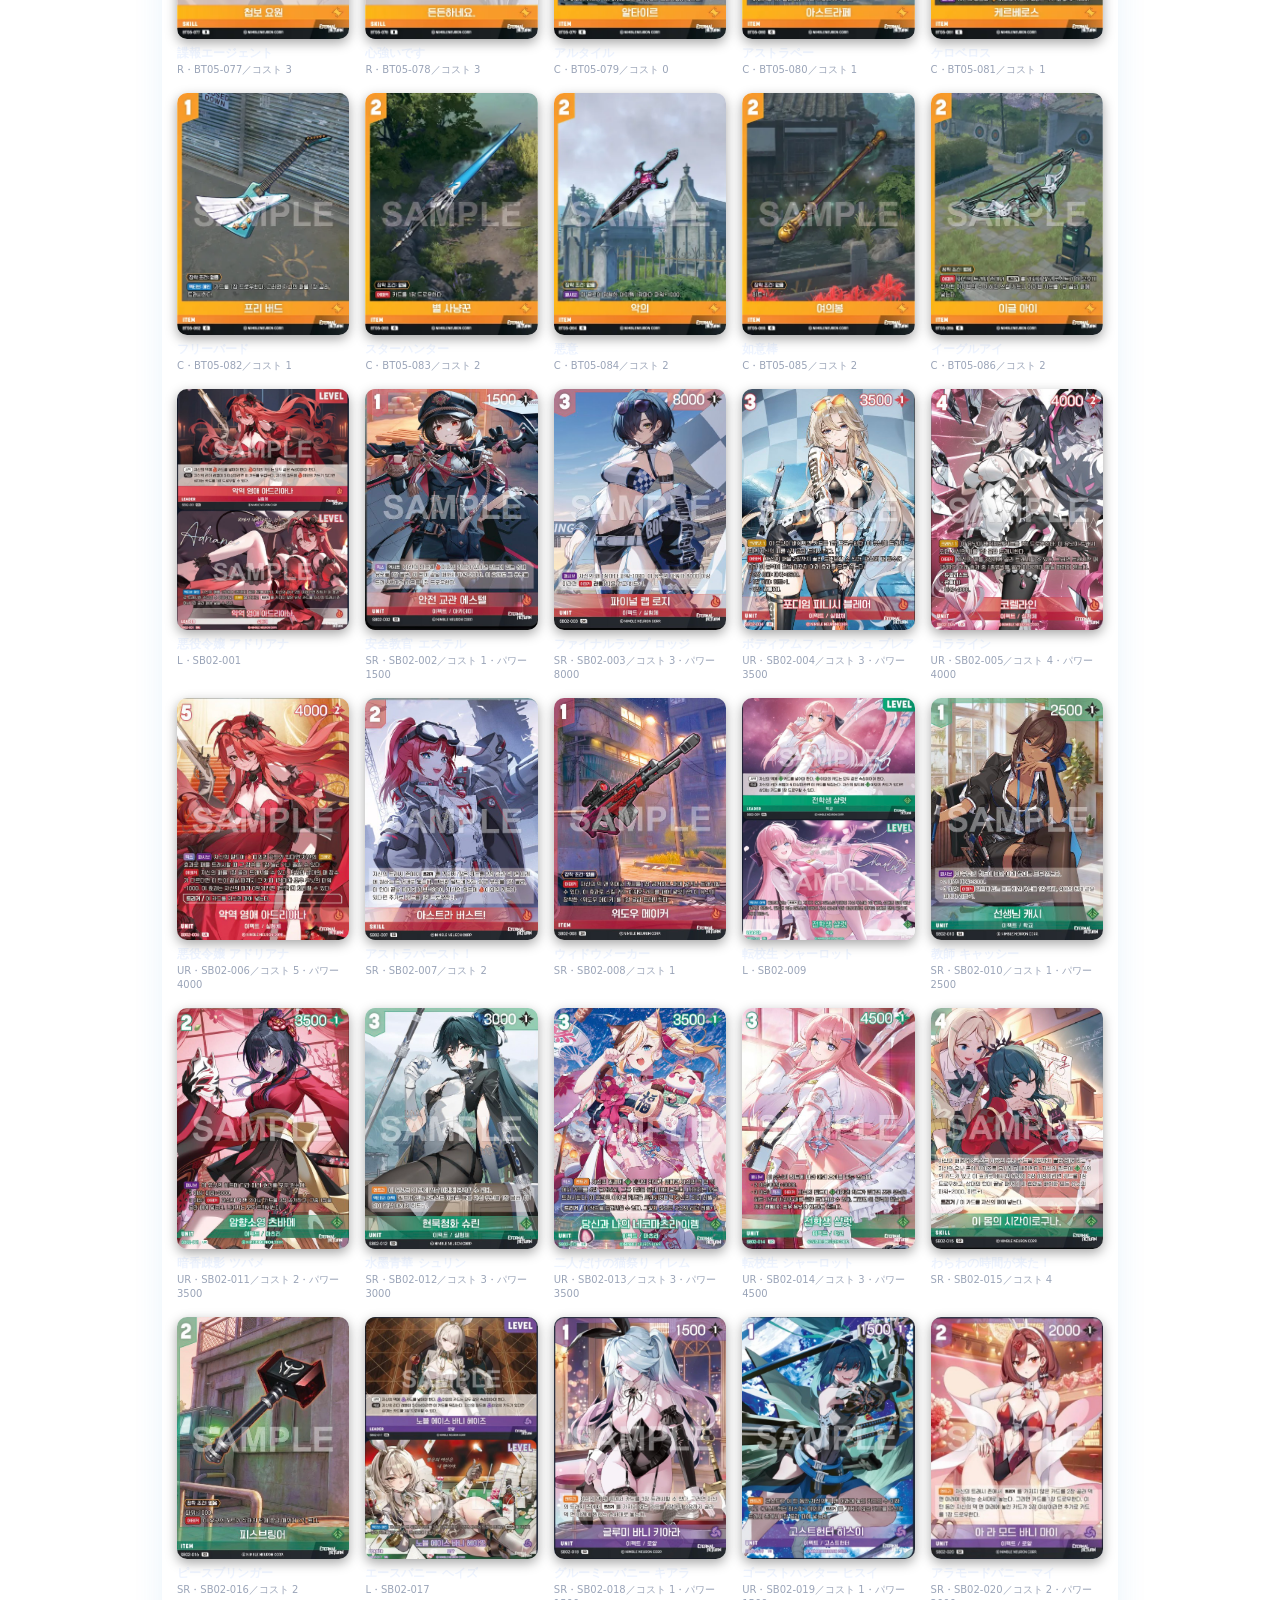
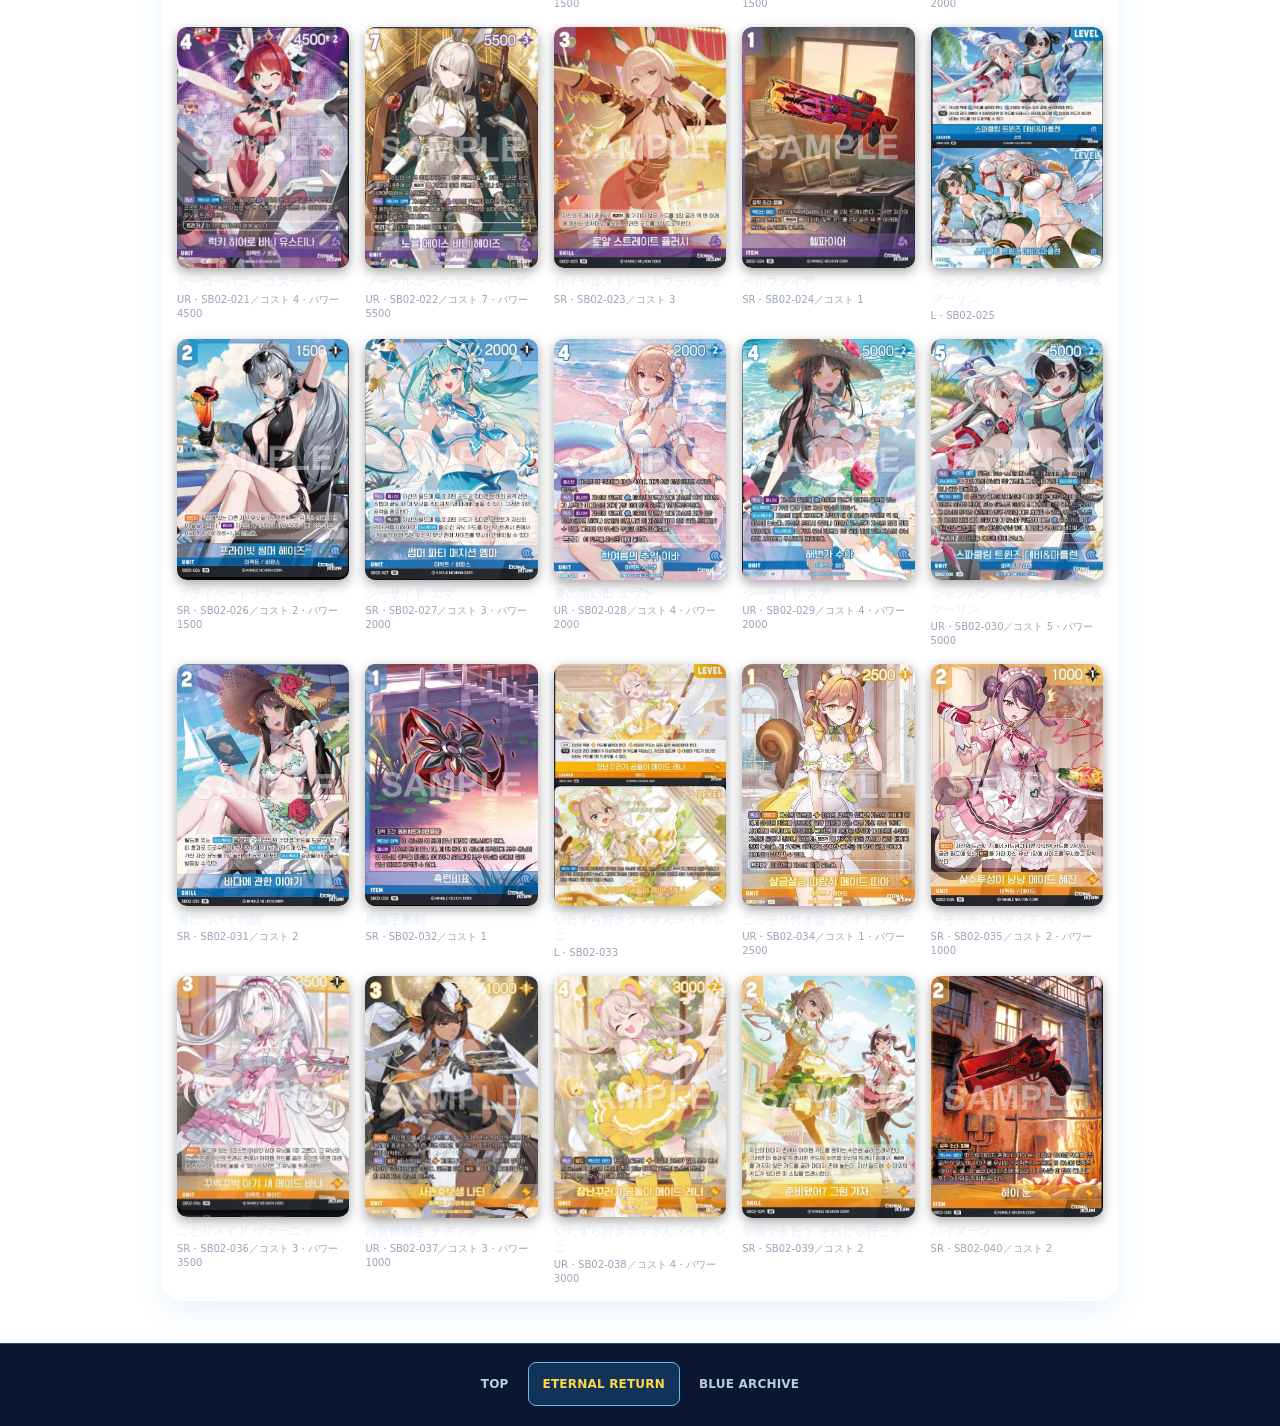
<file: eternal_return.html>
<!DOCTYPE html>
<html lang="ja">
<head>
  <meta charset="UTF-8">
  <meta name="viewport" content="width=device-width, initial-scale=1.0">
  <meta name="description" content="Eternal Returnのカードを名前・効果・番号から検索できるカードデータベース">
  <meta name="theme-color" content="#182b5f">
  <title>Eternal Return カード検索 | ER Localization</title>
  <link rel="stylesheet" href="style.css">
</head>
<body data-title="eternal-return">

<header>
  <div class="hero-banner">
    <div class="hero-overlay">
      <h1>ER Localization</h1>
      <p>Eternal Return Card Database</p>
    </div>
  </div>
</header>

<main>
  <section class="search-panel" aria-label="カード検索">
    <div class="keyword-row">
      <label class="sr-only" for="keywordSearchBox">フリーワード検索</label>
      <input type="search" id="keywordSearchBox" placeholder="名前・効果・番号で検索" autocomplete="off" enterkeyhint="search">
      <button type="button" id="filterToggle" class="filter-toggle" aria-expanded="false" aria-controls="advancedFilters">
        絞り込み<span id="filterBadge" class="filter-badge" hidden></span>
      </button>
    </div>

    <div class="color-filters" role="group" aria-label="色で絞り込み（複数選択可）">
      <button type="button" class="color-btn active" data-color="all">ALL</button>
      <button type="button" class="color-btn fire" data-color="red"><span class="dot"></span>赤</button>
      <button type="button" class="color-btn green" data-color="green"><span class="dot"></span>緑</button>
      <button type="button" class="color-btn purple" data-color="purple"><span class="dot"></span>紫</button>
      <button type="button" class="color-btn blue" data-color="blue"><span class="dot"></span>青</button>
      <button type="button" class="color-btn yellow" data-color="yellow"><span class="dot"></span>黄</button>
    </div>

    <div id="advancedFilters" class="advanced-filters">
      <div class="cost-row" role="group" aria-label="コストで絞り込み">
        <span class="cost-label">コスト</span>
        <button type="button" class="cost-chip active" data-cost="all">すべて</button>
        <button type="button" class="cost-chip" data-cost="0">0</button>
        <button type="button" class="cost-chip" data-cost="1">1</button>
        <button type="button" class="cost-chip" data-cost="2">2</button>
        <button type="button" class="cost-chip" data-cost="3">3</button>
        <button type="button" class="cost-chip" data-cost="4">4</button>
        <button type="button" class="cost-chip" data-cost="5plus">5+</button>
      </div>
      <div id="keywordWrap" class="keyword-wrap">
        <span class="cost-label">キーワード能力（複数選択＝すべて含む）</span>
        <div id="keywordChips" class="keyword-chips"></div>
      </div>

      <label class="sr-only" for="nameSearchBox">カード名で検索</label>
      <input type="search" id="nameSearchBox" placeholder="カード名で検索" autocomplete="off">
      <label class="sr-only" for="textSearchBox">カードテキストで検索</label>
      <input type="search" id="textSearchBox" placeholder="カードテキストで検索" autocomplete="off">
      <label class="sr-only" for="codeSearchBox">カード番号で検索</label>
      <input type="search" id="codeSearchBox" placeholder="カード番号で検索 例：BT05-001" autocomplete="off">

      <div class="and-filters">
        <select id="typeFilter" aria-label="カードタイプ">
          <option value="">タイプ：すべて</option>
          <option value="ユニット">ユニット</option>
          <option value="スキル">スキル</option>
          <option value="アイテム">アイテム</option>
          <option value="リーダー">リーダー</option>
        </select>

        <span id="affiliationWrap">
          <select id="affiliationFilter" aria-label="所属">
            <option value="">所属：すべて</option>
          </select>
        </span>

        <select id="rarityFilter" aria-label="レアリティ">
          <option value="">レアリティ：すべて</option>
        </select>

        <select id="setFilter" aria-label="収録弾">
          <option value="">収録弾：すべて</option>
        </select>

      </div>

      <button type="button" id="resetFiltersBtn" class="reset-btn">条件をすべてリセット</button>
    </div>
  </section>

  <div class="result-bar">
    <p id="resultCount" aria-live="polite">読み込み中…</p>
    <div class="view-toggle" role="group" aria-label="表示切り替え">
      <button type="button" class="view-btn active" data-view="grid">グリッド</button>
      <button type="button" class="view-btn" data-view="list">リスト</button>
    </div>
  </div>

  <div id="loadError" class="load-error" hidden>
    カードデータの読み込みに失敗しました。通信環境を確認して、ページを再読み込みしてください。
  </div>

  <section id="cardList" class="card-grid" data-view="grid"></section>

  <div id="emptyState" class="empty-state" hidden>
    <p>条件に合うカードが見つかりませんでした。</p>
    <button type="button" id="emptyResetBtn" class="reset-btn">条件をリセットする</button>
  </div>

</main>

<footer class="site-footer">
  <nav class="footer-nav">
    <a href="index.html" class="footer-link">TOP</a>
    <a href="eternal_return.html" class="footer-link active">ETERNAL RETURN</a>
    <a href="blue_archive.html" class="footer-link">BLUE ARCHIVE</a>
  </nav>
</footer>

<div id="cardModal" class="modal" role="dialog" aria-modal="true" aria-labelledby="modalName">
  <div class="modal-content">
    <button class="close-btn" type="button" aria-label="閉じる">×</button>

    <img id="modalImage" class="modal-image" alt="">

    <div class="modal-nav">
      <button type="button" id="prevCardBtn" class="nav-btn">← 前のカード</button>
      <span id="modalCounter"></span>
      <button type="button" id="nextCardBtn" class="nav-btn">次のカード →</button>
    </div>

    <h2 id="modalName"></h2>
    <div id="modalAffiliation" class="affiliation-tags"></div>
    <p id="modalCode"></p>

    <div class="detail-grid">
      <div><span>タイプ</span><strong id="modalType"></strong></div>
      <div><span>色</span><strong id="modalColor"></strong></div>
      <div><span>コスト</span><strong id="modalCost"></strong></div>
      <div><span>パワー</span><strong id="modalPower"></strong></div>
      <div><span>ヒット</span><strong id="modalHit"></strong></div>
    </div>

    <p id="modalText" class="effect-text"></p>
    <p id="modalFlavor" class="flavor-text"></p>
    <p class="swipe-hint">左右スワイプで前後へ移動／ダブルクリックで閉じます</p>
  </div>
</div>

<script src="script.js"></script>
</body>
</html>
</file>
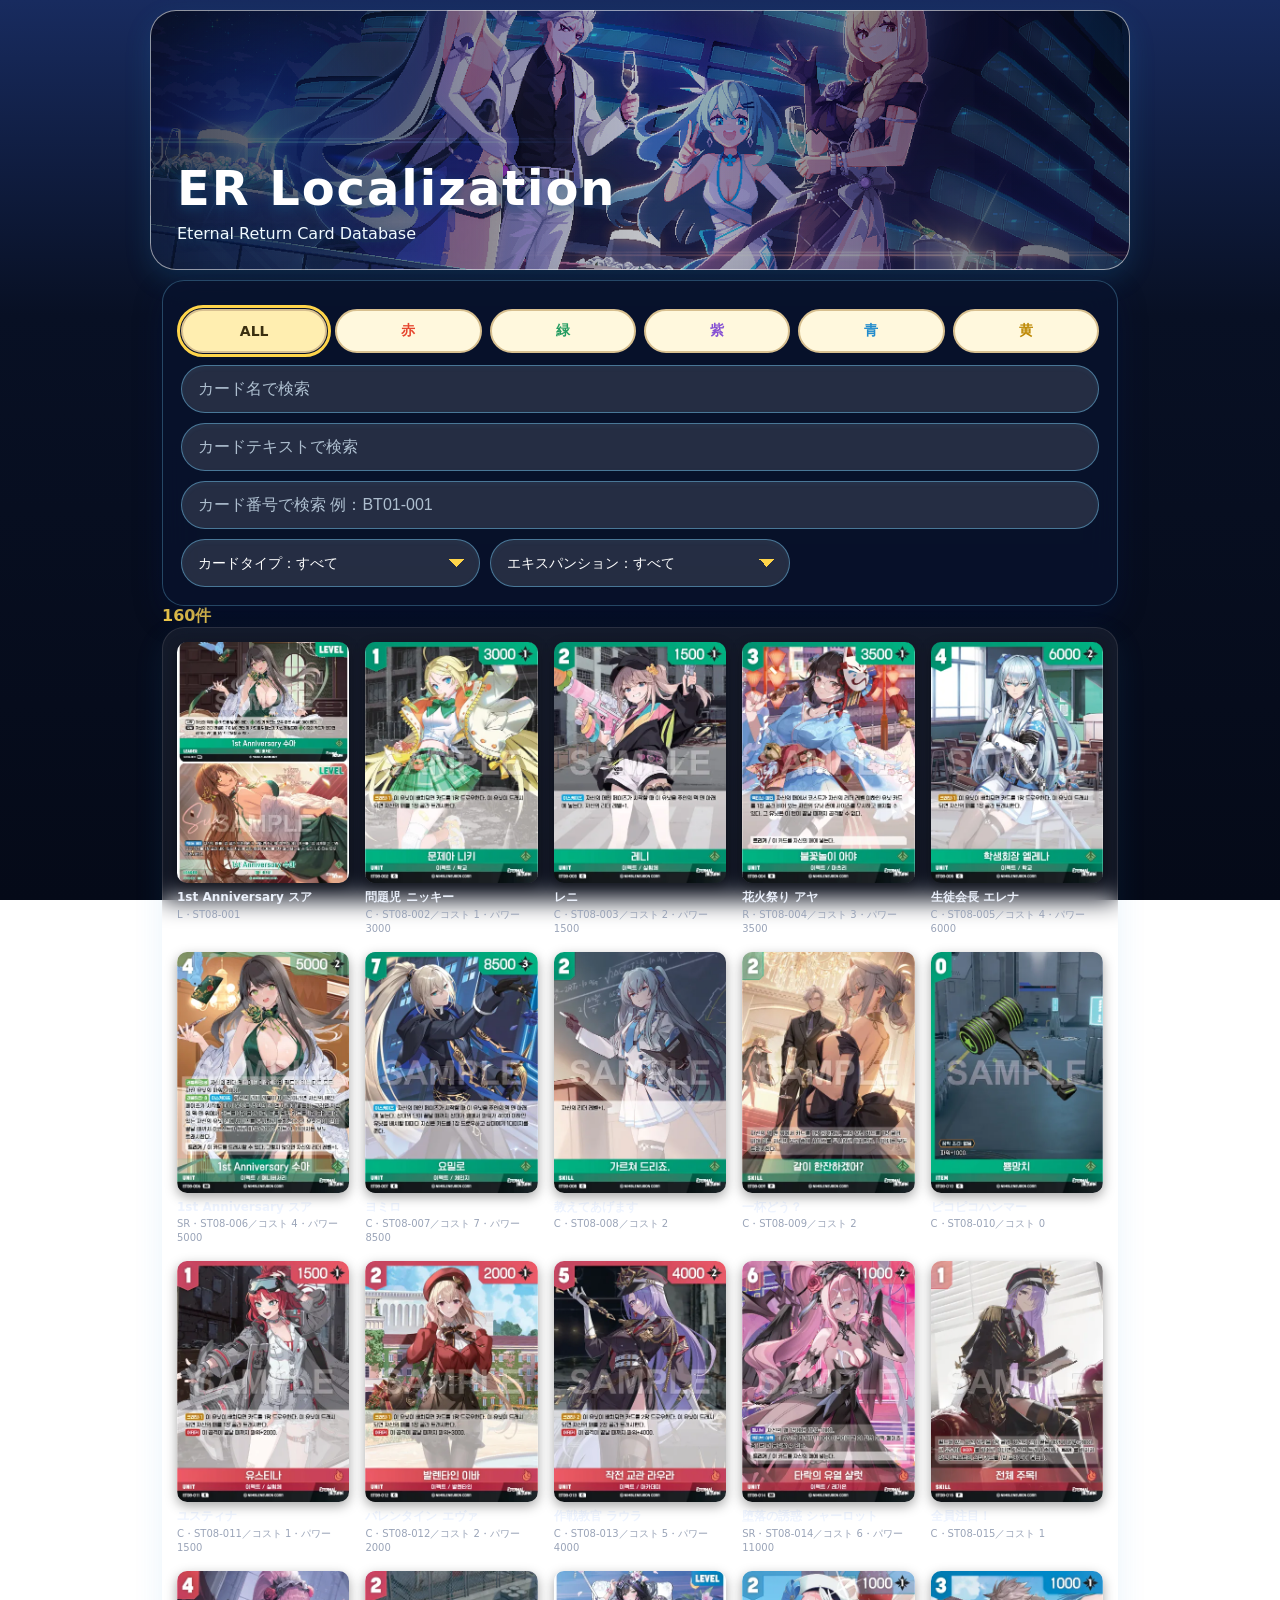
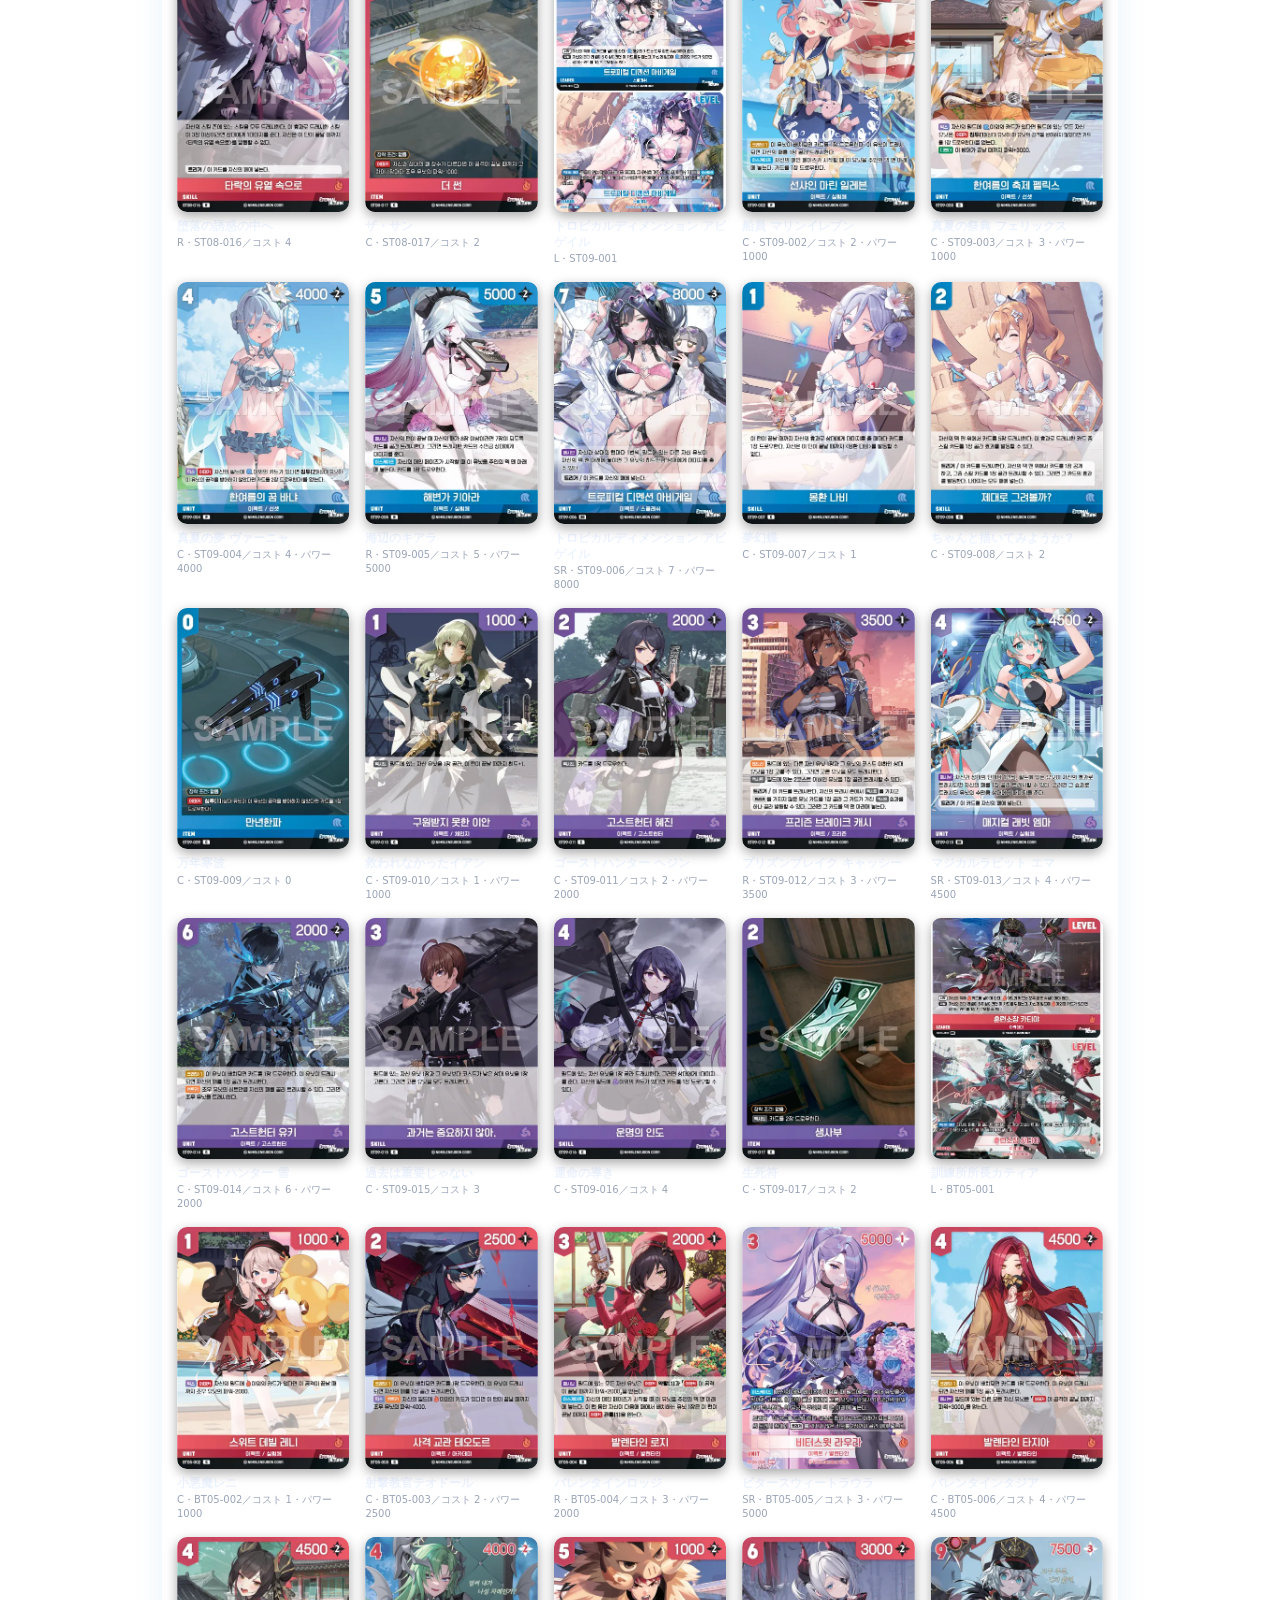
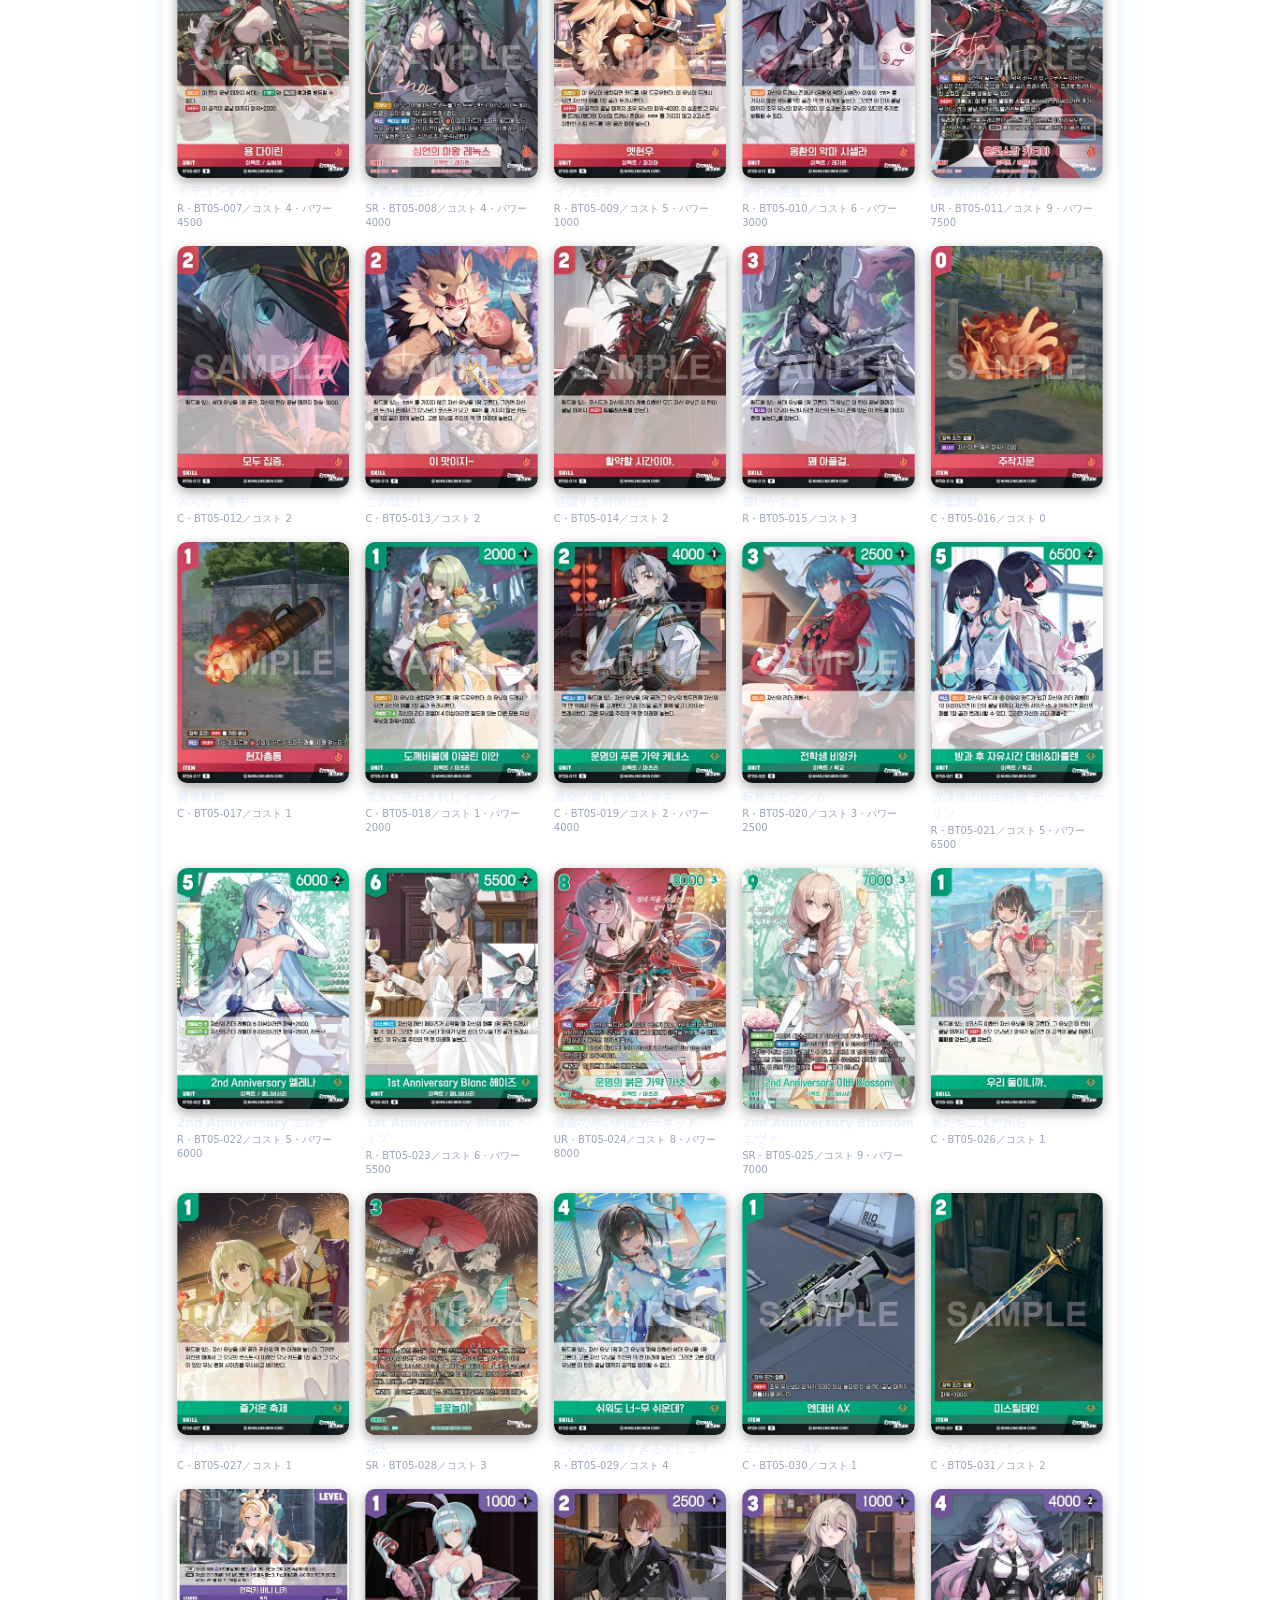
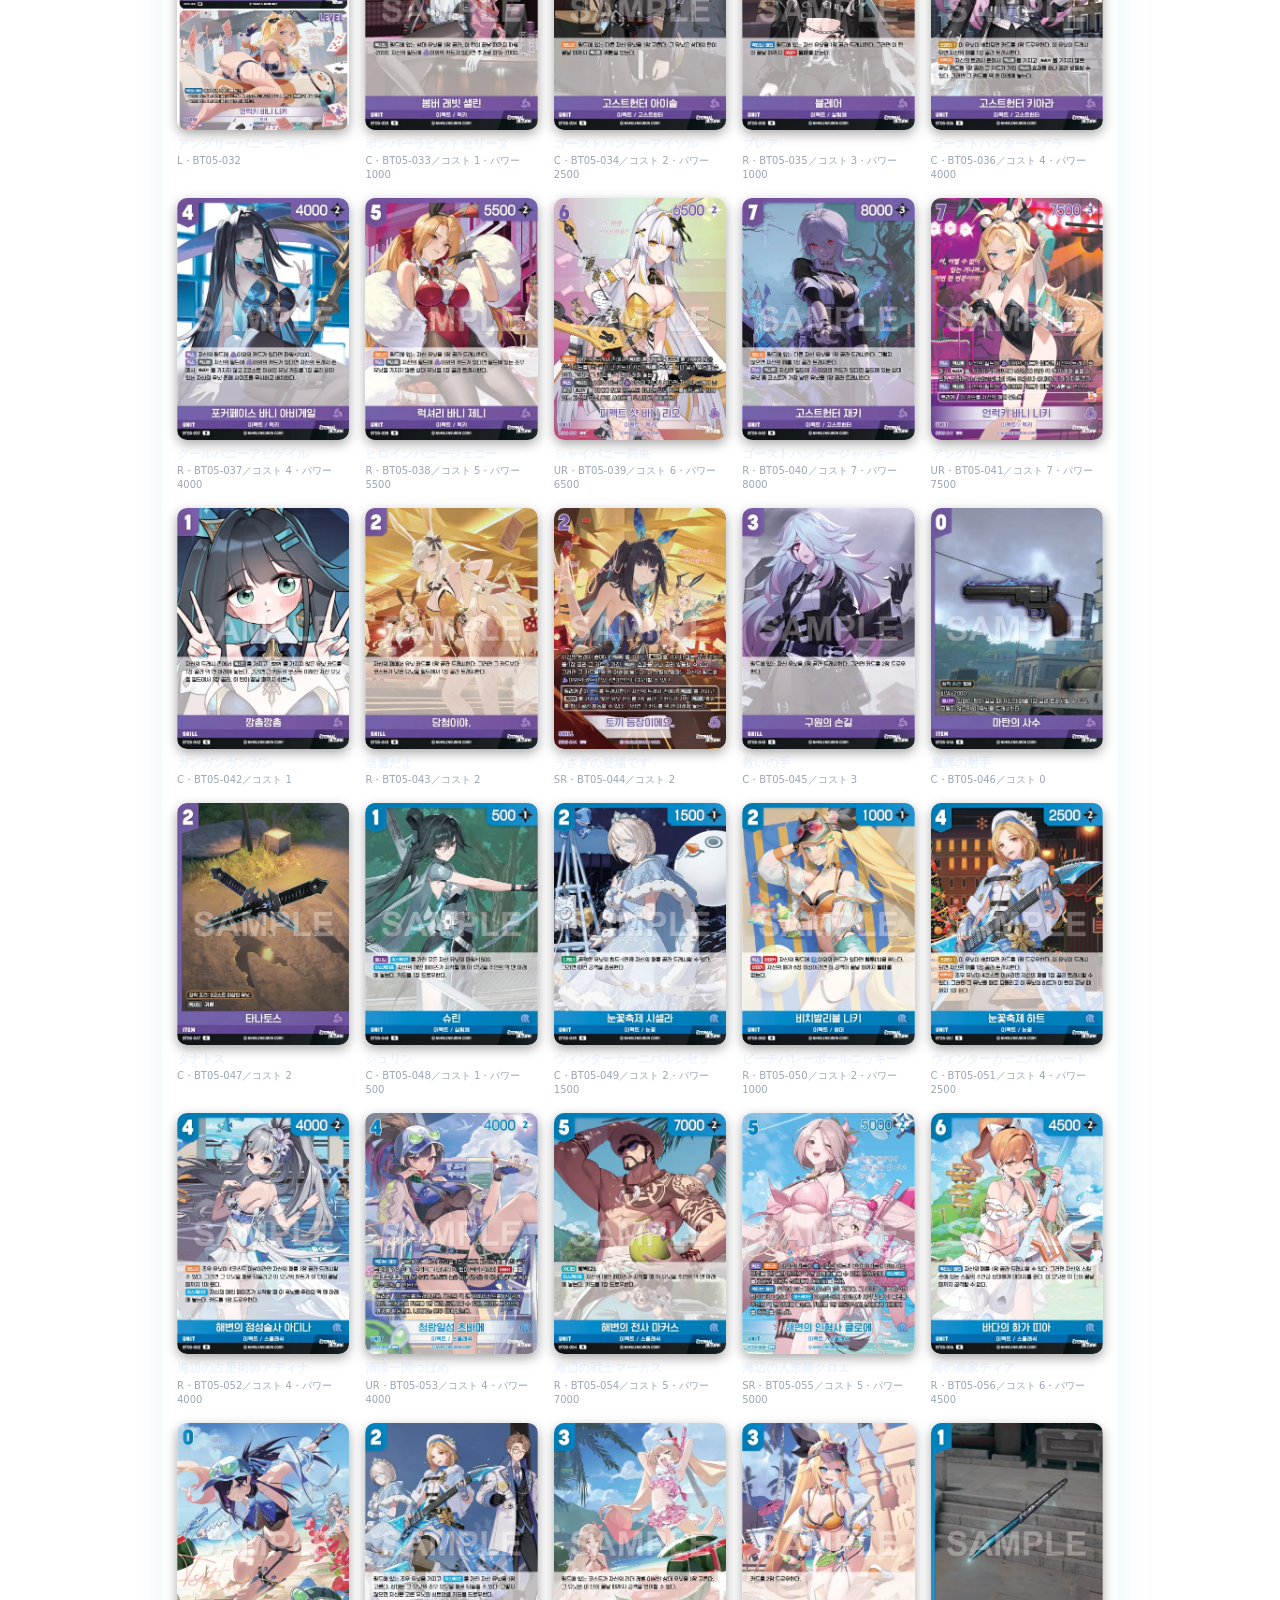
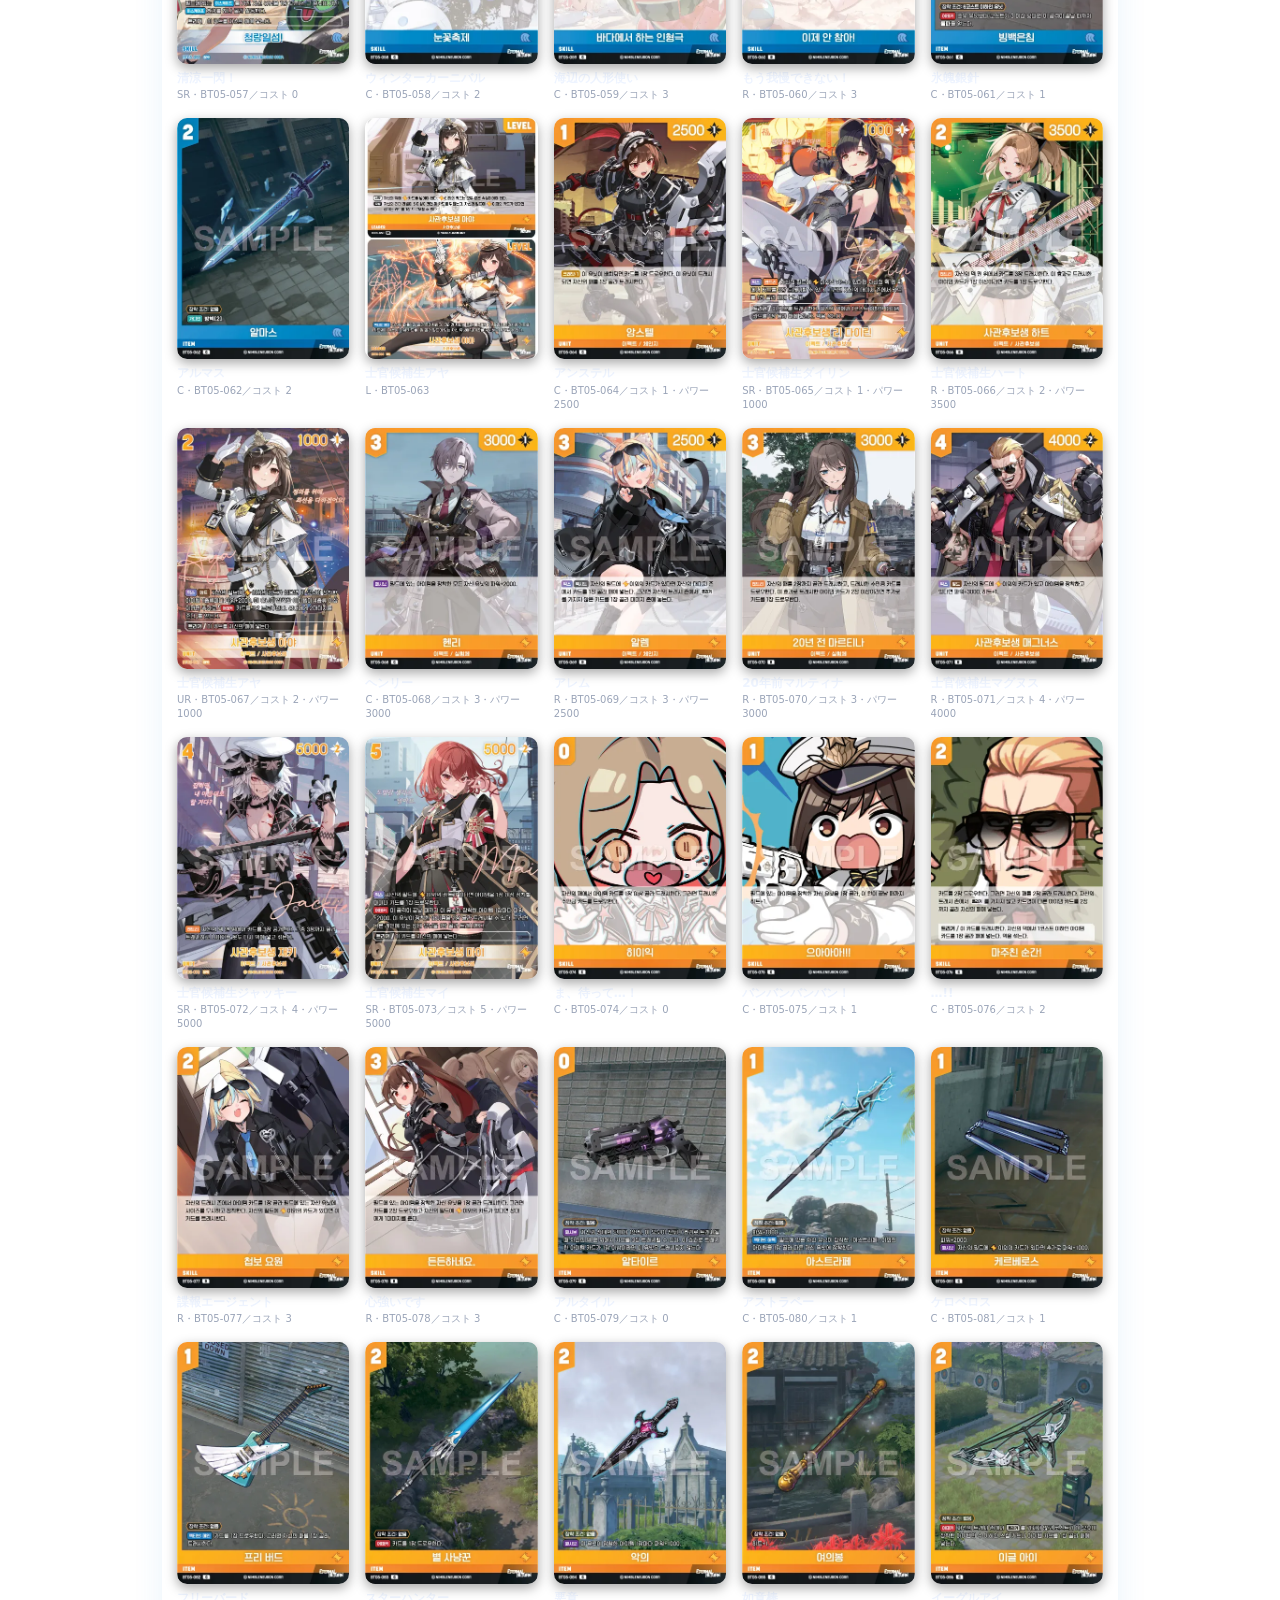
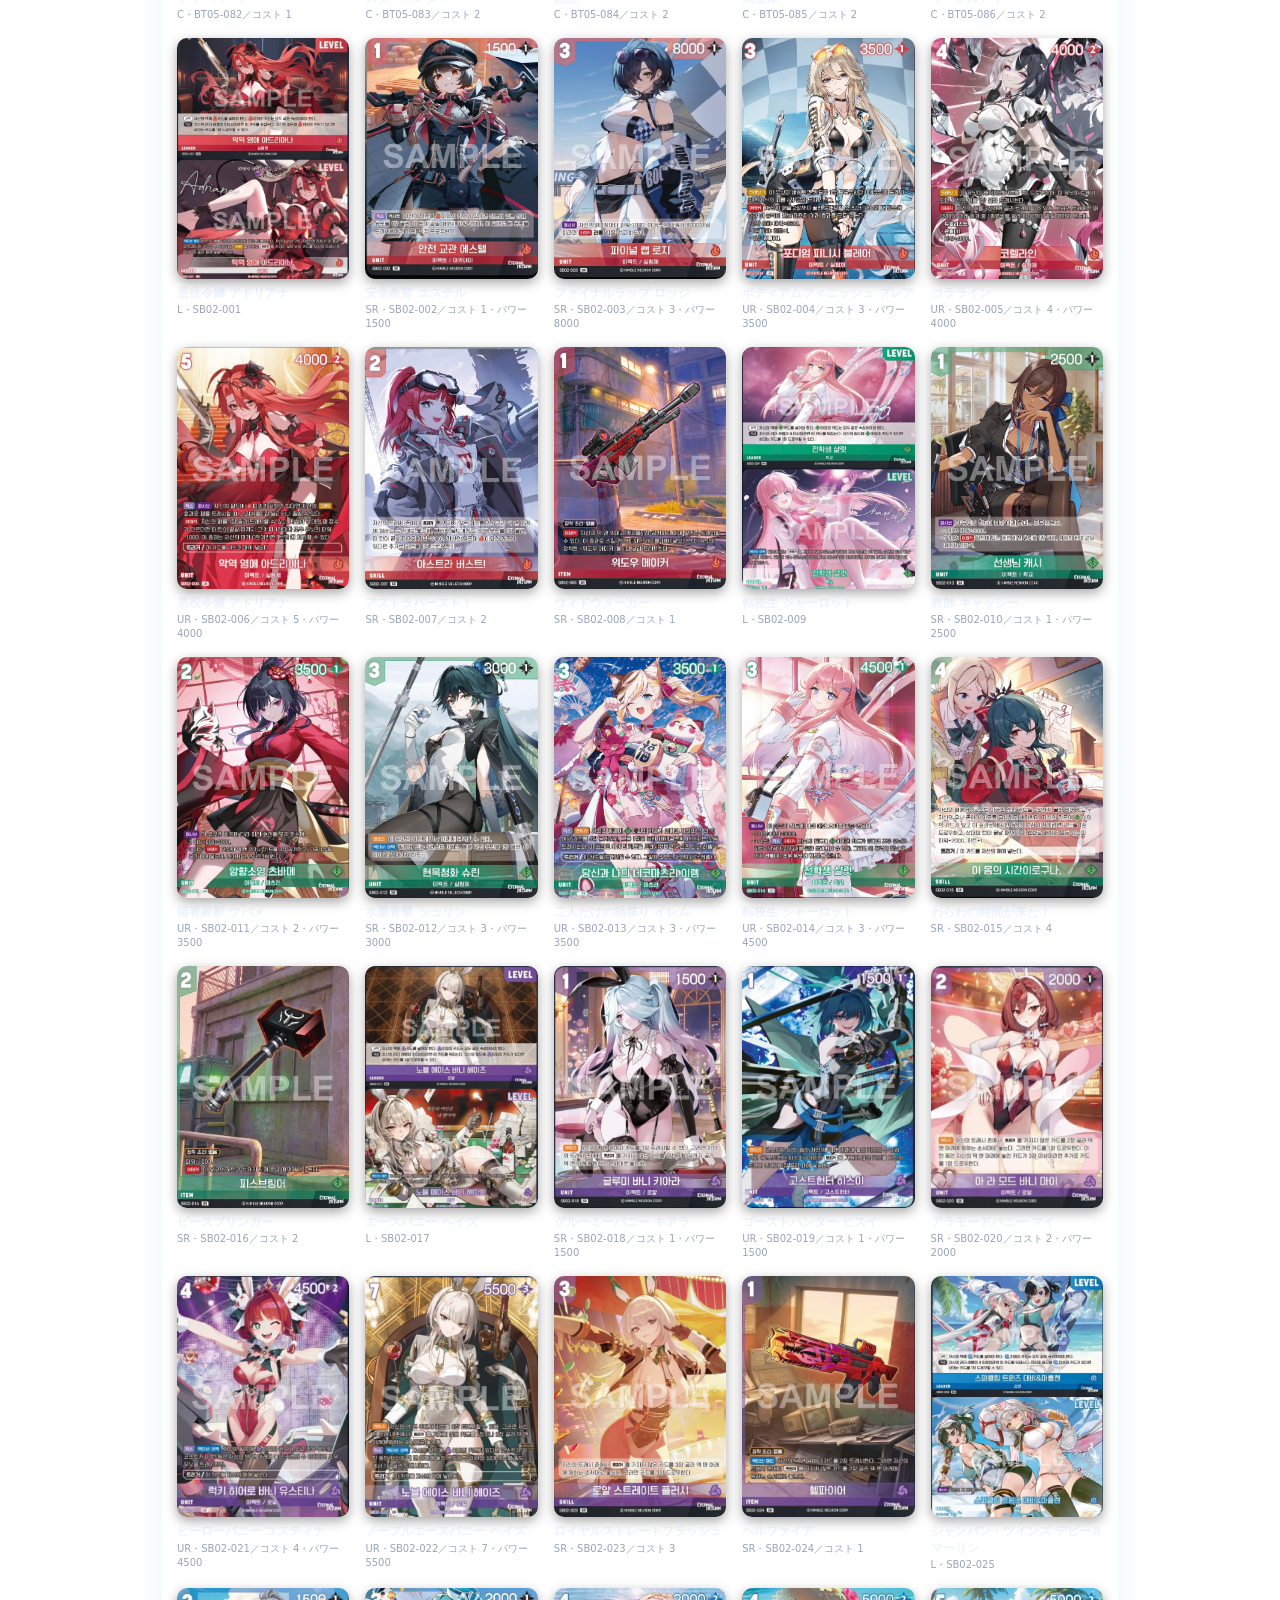
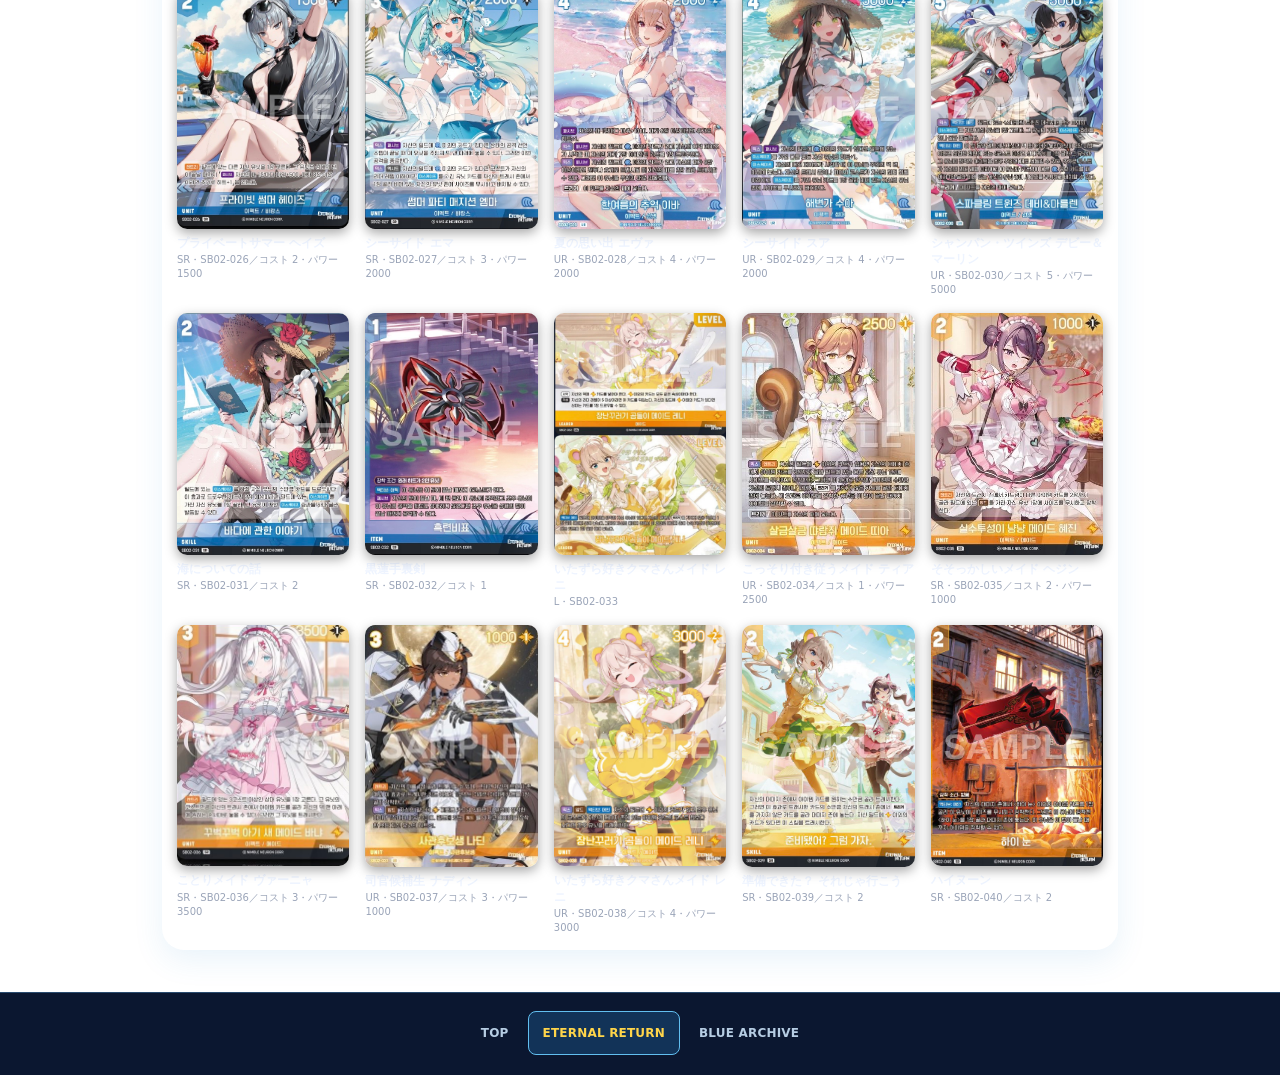
<file: EternalReturn.html>
<!DOCTYPE html>
<html lang="ja">
<head>
  <meta charset="UTF-8">
  <meta name="viewport" content="width=device-width, initial-scale=1.0">
  <title>ER Localization</title>
  <link rel="stylesheet" href="style.css">
</head>
<body data-title="eternal-return">

<header>
  <div class="hero-banner">
    <div class="hero-overlay">
      <h1>ER Localization</h1>
      <p>Eternal Return Card Database</p>
    </div>
  </div>
</header>

<main>
  <section class="search-panel search-bg">
    <div class="color-filters">
      <button class="color-btn active" data-color="all">ALL</button>
      <button class="color-btn fire" data-color="red">赤</button>
      <button class="color-btn green" data-color="green">緑</button>
      <button class="color-btn purple" data-color="purple">紫</button>
      <button class="color-btn blue" data-color="blue">青</button>
      <button class="color-btn yellow" data-color="yellow">黄</button>
    </div>

    <input type="text" id="nameSearchBox" placeholder="カード名で検索">
    <input type="text" id="textSearchBox" placeholder="カードテキストで検索">
    <input type="text" id="codeSearchBox" placeholder="カード番号で検索 例：BT01-001">

    <div class="and-filters">
      <select id="typeFilter">
        <option value="">カードタイプ：すべて</option>
        <option value="ユニット">ユニット</option>
        <option value="スキル">スキル</option>
        <option value="アイテム">アイテム</option>
        <option value="リーダー">リーダー</option>
      </select>

      <select id="costFilter">
        <option value="">エキスパンション：すべて</option>
        <option value="ST">ST</option>
        <option value="BT">BT</option>
        <option value="SB">SB</option>
      </select>
    </div>
  </section>

  <p id="resultCount"></p>

  <section id="cardList" class="card-grid"></section>
</main>

<div id="cardModal" class="modal">
  <div class="modal-content">
    <button class="close-btn" type="button" onclick="closeModal()">×</button>

    <img id="modalImage" class="modal-image">

    <h2 id="modalName"></h2>
    <p id="modalCode"></p>

    <div class="detail-grid">
      <div>
        <span>タイプ</span>
        <strong id="modalType"></strong>
      </div>
      <div>
        <span>色</span>
        <strong id="modalColor"></strong>
      </div>
      <div>
        <span>コスト</span>
        <strong id="modalCost"></strong>
      </div>
      <div>
        <span>パワー</span>
        <strong id="modalPower"></strong>
      </div>
      <div>
        <span>ヒット</span>
        <strong id="modalHit"></strong>
      </div>
    </div>

    <p id="modalText" class="effect-text"></p>
    <p id="modalFlavor" class="flavor-text"></p>
  </div>
</div>

<script src="script.js"></script>
</body>


<footer class="site-footer">
  <nav class="footer-nav">
    <a href="index.html" class="footer-link">TOP</a>
    <a href="EternalReturn.html" class="footer-link active">ETERNAL RETURN</a>
    <a href="blue_archive.html" class="footer-link">BLUE ARCHIVE</a>
  </nav>
</footer>


</html>
</file>
<file: css/blue_archive.css>
/* =====================================================
   カード検索 改修版（2026-11-11）モバイルファースト
   テーマ差分は :root の変数とヒーロー画像だけ。
   style.css（Eternal Return）とクラス構成は共通。
   ===================================================== */

:root {
  --body-bg:
    radial-gradient(ellipse at 85% 5%, rgba(255,255,255,0.95), transparent 45%),
    linear-gradient(180deg, #a6e4fa 0%, #e0f5ff 38%, #f8fcff 100%);
  --text: #254d68;
  --muted: #678da6;
  --accent: #159cdb;
  --accent-strong: #0875b4;
  --panel-bg: rgba(255,255,255,0.82);
  --panel-border: rgba(255,255,255,0.95);
  --panel-shadow: 0 12px 32px rgba(35,140,203,0.13);
  --field-bg: #e8f6ff;
  --field-border: #78bfe8;
  --field-text: #174c70;
  --placeholder: #527e9c;
  --chip-bg: rgba(255,255,255,0.92);
  --chip-border: #9bd9f5;
  --chip-active-bg: #dff5ff;
  --grid-bg: rgba(255,255,255,0.58);
  --grid-border: rgba(255,255,255,0.85);
  --hero-image: url("../images/bluearchive-bg.jpg");
  --hero-grad: linear-gradient(90deg, rgba(28,113,165,0.65), rgba(80,190,235,0.12), rgba(30,125,185,0.35));
  --modal-overlay: rgba(19,58,92,0.68);
  --modal-bg: linear-gradient(180deg, rgba(255,255,255,0.98), rgba(227,246,255,0.98));
  --modal-border: rgba(110,205,245,0.75);
  --modal-shadow: 0 0 35px rgba(90,190,245,0.28), 0 18px 50px rgba(20,70,110,0.22);
  --footer-bg: #eaf7ff;
  --footer-border: #c8e6f5;
  --footer-link: #547d97;
  --footer-active-bg: #d9f0fc;
  --footer-active-border: #9bcfea;
  --tag-bg: #e0f4ff;
  --tag-text: #287aa7;
  --tag-border: #a6d8ef;
}

* { box-sizing: border-box; }

/* hidden属性はCSSのdisplay指定より優先する */
[hidden] { display: none !important; }

body {
  margin: 0;
  min-height: 100vh;
  font-family: system-ui, sans-serif;
  color: var(--text);
  background: var(--body-bg);
  background-attachment: fixed;
}

body.modal-open { overflow: hidden; }

.sr-only {
  position: absolute;
  width: 1px; height: 1px;
  margin: -1px; padding: 0;
  overflow: hidden;
  clip: rect(0 0 0 0);
  white-space: nowrap; border: 0;
}

button { font: inherit; }
button:focus-visible, a:focus-visible, input:focus-visible, select:focus-visible {
  outline: 3px solid var(--accent);
  outline-offset: 2px;
}

main {
  max-width: 980px;
  margin: 0 auto;
  padding: 10px 12px 12px;
}

/* ===== ヒーロー（スマホでは低くしてカードを早く見せる） ===== */
header { padding: 10px 10px 0; }

.hero-banner {
  max-width: 980px;
  margin: 0 auto;
  height: 148px;
  border-radius: 20px;
  overflow: hidden;
  background-image: var(--hero-grad), var(--hero-image);
  background-size: cover;
  background-position: center center;
  box-shadow: 0 10px 26px rgba(35,140,203,0.18);
  border: 1px solid rgba(255,255,255,0.55);
}

.hero-overlay {
  height: 100%;
  display: flex;
  flex-direction: column;
  justify-content: flex-end;
  padding: 16px;
  color: white;
}

.hero-overlay h1 {
  font-size: 30px;
  margin: 0;
  letter-spacing: 0.04em;
  color: #fff;
  text-shadow: 0 3px 12px rgba(20,75,115,0.7);
}

.hero-overlay p {
  margin: 4px 0 0;
  font-size: 13px;
  color: #f0faff;
  text-shadow: 0 3px 10px rgba(20,75,115,0.65);
}

@media (min-width: 700px) {
  .hero-banner { height: 260px; border-radius: 26px; }
  .hero-overlay { padding: 26px; }
  .hero-overlay h1 { font-size: 48px; }
  .hero-overlay p { font-size: 16px; margin-top: 8px; }
}

/* ===== 検索パネル（スマホでは上に張り付く） ===== */
.search-panel {
  position: sticky;
  top: 8px;
  z-index: 40;
  border-radius: 18px;
  padding: 12px;
  background: var(--panel-bg);
  border: 1px solid var(--panel-border);
  backdrop-filter: blur(18px);
  -webkit-backdrop-filter: blur(18px);
  box-shadow: var(--panel-shadow);
}

.keyword-row {
  display: flex;
  gap: 8px;
  align-items: stretch;
}

.keyword-row input { flex: 1; min-width: 0; margin-top: 0; }

.filter-toggle {
  flex: none;
  min-height: 48px;
  padding: 0 14px;
  border-radius: 999px;
  border: 1.5px solid var(--field-border);
  background: var(--chip-bg);
  color: var(--field-text);
  font-weight: 700;
  font-size: 14px;
  cursor: pointer;
  display: inline-flex;
  align-items: center;
  gap: 6px;
}

.filter-badge {
  min-width: 20px;
  height: 20px;
  padding: 0 5px;
  border-radius: 999px;
  background: var(--accent);
  color: #fff;
  font-size: 12px;
  line-height: 20px;
  text-align: center;
}

@media (min-width: 700px) {
  .search-panel { position: static; padding: 18px; border-radius: 22px; }
  .filter-toggle { display: none; }
}

/* 詳細フィルタ：スマホは畳む／PCは常時表示 */
.advanced-filters { display: none; }
.advanced-filters.open {
  display: block;
  max-height: 52vh;
  overflow-y: auto;
}
@media (min-width: 700px) {
  .advanced-filters, .advanced-filters.open {
    display: block;
    max-height: none;
    overflow: visible;
  }
}

/* ===== 色フィルタ ===== */
.color-filters {
  display: flex;
  gap: 4px;
  flex-wrap: nowrap;
  padding: 10px 0 2px;
}

.color-btn {
  flex: 1 1 0;
  min-width: 0;
  min-height: 40px;
  border: 2px solid var(--chip-border);
  border-radius: 999px;
  background: var(--chip-bg);
  padding: 7px 2px;
  font-weight: bold;
  font-size: 13px;
  cursor: pointer;
  display: inline-flex;
  align-items: center;
  justify-content: center;
  gap: 4px;
  white-space: nowrap;
}

@media (min-width: 700px) {
  .color-filters { gap: 8px; }
  .color-btn { min-height: 44px; font-size: 14px; padding: 8px 10px; }
}

.color-btn .dot {
  flex: none;
  width: 8px; height: 8px;
  border-radius: 50%;
  background: currentColor;
}

.color-btn.active {
  outline: 3px solid var(--accent);
  outline-offset: 1px;
  background: var(--chip-active-bg);
}

.fire   { color: #e6462e; }
.green  { color: #249c61; }
.purple { color: #8650d3; }
.blue   { color: #238ccc; }
.yellow { color: #bd8700; }

/* ===== コストチップ ===== */
.cost-row {
  display: flex;
  gap: 6px;
  align-items: center;
  flex-wrap: nowrap;
  overflow-x: auto;
  padding-top: 10px;
  scrollbar-width: none;
}
.cost-row::-webkit-scrollbar { display: none; }
.cost-label { flex: none; font-size: 13px; font-weight: 700; color: var(--muted); }

.cost-chip {
  flex: none;
  min-width: 44px;
  min-height: 40px;
  padding: 6px 10px;
  border-radius: 999px;
  border: 1.5px solid var(--chip-border);
  background: var(--chip-bg);
  color: var(--field-text);
  font-weight: 700;
  cursor: pointer;
}
.cost-chip.active {
  background: var(--accent);
  border-color: var(--accent);
  color: #fff;
}

/* キーワード能力チップ */
.keyword-wrap { margin-top: 12px; }
.keyword-chips { display: flex; flex-wrap: wrap; gap: 6px; margin-top: 6px; }
.keyword-chip {
  min-height: 38px;
  padding: 6px 12px;
  border-radius: 999px;
  border: 1.5px solid var(--chip-border);
  background: var(--chip-bg);
  color: var(--field-text);
  font-weight: 700;
  font-size: 13px;
  cursor: pointer;
}
.keyword-chip .keyword-count { font-size: 11px; opacity: 0.65; font-weight: 600; }
.keyword-chip.active {
  background: var(--accent);
  border-color: var(--accent);
  color: #fff;
}


/* ===== 入力・セレクト ===== */
input, select {
  width: 100%;
  min-height: 48px;
  padding: 12px 16px;
  margin-top: 10px;
  border-radius: 999px;
  border: 1.5px solid var(--field-border);
  background: var(--field-bg);
  color: var(--field-text);
  font-size: 16px; /* iOSの自動ズーム防止 */
  outline: none;
  box-shadow: inset 0 2px 5px rgba(60,145,195,0.06);
}
input::placeholder { color: var(--placeholder); opacity: 1; }
input:focus, select:focus {
  background: #fff;
  border-color: var(--accent);
  box-shadow: 0 0 0 3px rgba(21,156,219,0.18);
}

select {
  appearance: none;
  -webkit-appearance: none;
  background-image:
    linear-gradient(45deg, transparent 50%, var(--accent) 50%),
    linear-gradient(135deg, var(--accent) 50%, transparent 50%);
  background-position: calc(100% - 22px) 50%, calc(100% - 14px) 50%;
  background-size: 8px 8px, 8px 8px;
  background-repeat: no-repeat;
  padding-right: 42px;
}
select option { background: #fff; color: var(--field-text); }

#affiliationWrap { display: block; }
#affiliationWrap[hidden] { display: none; }

.and-filters {
  display: grid;
  grid-template-columns: 1fr;
  gap: 2px;
}
@media (min-width: 700px) {
  .and-filters { grid-template-columns: 1fr 1fr 1fr; gap: 10px; }
  .and-filters select { font-size: 14px; }
}

.reset-btn {
  width: 100%;
  min-height: 44px;
  margin-top: 12px;
  border-radius: 999px;
  border: 1.5px dashed var(--field-border);
  background: transparent;
  color: var(--field-text);
  font-weight: 700;
  cursor: pointer;
}

/* ===== 結果バー・表示切り替え ===== */
.result-bar {
  display: flex;
  align-items: center;
  justify-content: space-between;
  gap: 10px;
  padding: 10px 2px 4px;
}

#resultCount { margin: 0; font-weight: bold; color: var(--accent-strong); }

.view-toggle {
  display: flex;
  border: 1.5px solid var(--chip-border);
  border-radius: 999px;
  overflow: hidden;
  background: var(--chip-bg);
}
.view-btn {
  min-height: 38px;
  padding: 6px 12px;
  border: none;
  background: transparent;
  color: var(--field-text);
  font-size: 13px;
  font-weight: 700;
  cursor: pointer;
}
.view-btn.active { background: var(--accent); color: #fff; }

.load-error {
  margin: 10px 0;
  padding: 14px;
  border-radius: 14px;
  background: #ffe9e9;
  color: #8c1d1d;
  font-size: 14px;
  line-height: 1.6;
}

/* ===== カード一覧 ===== */
.card-grid {
  background: var(--grid-bg);
  backdrop-filter: blur(12px);
  -webkit-backdrop-filter: blur(12px);
  border: 1px solid var(--grid-border);
  border-radius: 18px;
  padding: 10px;
  display: grid;
  gap: 12px 10px;
  box-shadow: 0 10px 30px rgba(35,140,203,0.10);
}
.card-grid[data-view="grid"]  { grid-template-columns: repeat(3, minmax(0, 1fr)); }
.card-grid[data-view="list"]  { grid-template-columns: 1fr; gap: 8px; }

@media (min-width: 700px) {
  .card-grid { padding: 14px; gap: 16px; border-radius: 22px; }
  .card-grid[data-view="grid"]  { grid-template-columns: repeat(auto-fill, minmax(145px, 1fr)); }
  }

.card {
  display: flex;
  flex-direction: column;
  gap: 6px;
  padding: 0;
  border: none;
  background: none;
  color: inherit;
  text-align: left;
  cursor: pointer;
  min-width: 0;
}

.card-thumb { display: block; position: relative; }
.card-thumb img {
  width: 100%;
  aspect-ratio: 5 / 7;
  object-fit: cover;
  display: block;
  border-radius: 10px;
  box-shadow: 0 4px 12px rgba(30,100,150,0.15);
  transition: transform 0.2s;
  background: rgba(255,255,255,0.5);
}
.card:active .card-thumb img { transform: scale(0.98); }
@media (hover: hover) {
  .card:hover .card-thumb img { transform: translateY(-3px); }
}

.card-fallback {
  aspect-ratio: 5 / 7;
  display: flex;
  align-items: center;
  justify-content: center;
  text-align: center;
  border-radius: 10px;
  background: rgba(255,255,255,0.6);
  color: var(--muted);
  font-size: 12px;
  line-height: 1.6;
  padding: 8px;
}

.card-info { display: flex; flex-direction: column; gap: 2px; min-width: 0; }
.card-name {
  font-size: 12px;
  font-weight: 700;
  line-height: 1.35;
  display: -webkit-box;
  -webkit-line-clamp: 2;
  -webkit-box-orient: vertical;
  overflow: hidden;
}
.card-meta { font-size: 10px; color: var(--muted); line-height: 1.4; }

.card-text { display: none; }
.card-grid[data-view="list"] .card-text {
  display: block;
  margin-top: 6px;
  padding-top: 6px;
  border-top: 1px dashed var(--chip-border);
  font-size: 12.5px;
  line-height: 1.65;
  white-space: pre-line;
  opacity: 0.92;
}
.card-grid[data-view="list"] .card-text .tag {
  font-size: 10px;
  padding: 1px 6px;
  margin: 1px 2px 1px 0;
}


.card-grid[data-view="list"] .card {
  flex-direction: row;
  align-items: flex-start;
  gap: 12px;
  background: rgba(255,255,255,0.45);
  border-radius: 12px;
  padding: 6px;
}
.card-grid[data-view="list"] .card-thumb { flex: none; width: 68px; }
.card-grid[data-view="list"] .card-info { flex: 1; min-width: 0; }
.card-grid[data-view="list"] .card-name { font-size: 14px; -webkit-line-clamp: 1; }
.card-grid[data-view="list"] .card-meta { font-size: 12px; }

/* ===== 空状態 ===== */
.empty-state {
  text-align: center;
  padding: 28px 16px;
  color: var(--muted);
}
.empty-state .reset-btn { max-width: 320px; margin: 10px auto 0; }

/* ===== 詳細モーダル ===== */
.modal {
  display: none;
  position: fixed;
  inset: 0;
  background: var(--modal-overlay);
  z-index: 1000;
  overflow-y: auto;
  padding: 12px;
  backdrop-filter: blur(6px);
  -webkit-backdrop-filter: blur(6px);
}
.modal.show { display: block; }

.modal-content {
  position: relative;
  max-width: 460px;
  margin: 0 auto;
  background: var(--modal-bg);
  color: var(--text);
  border-radius: 22px;
  padding: 22px;
  border: 2px solid var(--modal-border);
  box-shadow: var(--modal-shadow);
}
.modal-content::before {
  content: "";
  position: absolute;
  left: 20px; right: 20px; top: 0;
  height: 3px;
  background: linear-gradient(90deg, transparent, var(--accent), transparent);
}

.close-btn {
  position: absolute;
  top: 8px; right: 12px;
  width: 48px; height: 48px;
  border: none;
  background: none;
  color: var(--accent);
  font-size: 38px;
  line-height: 1;
  cursor: pointer;
  z-index: 2;
}

.modal-image {
  display: block;
  width: 76%;
  margin: 14px auto 6px;
  border-radius: 12px;
  box-shadow: 0 6px 22px rgba(35,100,145,0.16);
}

.modal-nav {
  display: flex;
  align-items: center;
  justify-content: space-between;
  gap: 8px;
  margin-top: 8px;
}
.nav-btn {
  min-height: 44px;
  padding: 8px 14px;
  border-radius: 999px;
  border: 1.5px solid var(--chip-border);
  background: var(--chip-bg);
  color: var(--field-text);
  font-weight: 700;
  font-size: 13px;
  cursor: pointer;
}
.nav-btn:disabled { opacity: 0.35; cursor: default; }
#modalCounter { font-size: 13px; color: var(--muted); font-weight: 700; }

#modalName { font-size: 26px; margin: 12px 0 4px; }
#modalCode { color: var(--muted); font-size: 16px; margin: 0; }

.affiliation-tags { display: flex; flex-wrap: wrap; gap: 6px; margin: 8px 0 4px; }
.affiliation-tag {
  display: inline-block;
  padding: 5px 11px;
  background: var(--tag-bg);
  color: var(--tag-text);
  border: 1px solid var(--tag-border);
  border-radius: 999px;
  font-size: 12px;
  font-weight: 600;
  line-height: 1.4;
}

.detail-grid {
  display: grid;
  grid-template-columns: 1fr 1fr;
  gap: 14px;
  margin-top: 18px;
}
.detail-grid span { display: block; color: var(--muted); font-size: 13px; }
.detail-grid strong { font-size: 18px; }

.effect-text {
  margin-top: 24px;
  font-size: 15px;
  line-height: 1.7;
  white-space: pre-line;
}
.flavor-text { margin-top: 16px; color: var(--muted); font-style: italic; }
.swipe-hint { margin: 18px 0 0; text-align: center; font-size: 11px; color: var(--muted); }

.tag {
  display: inline-block;
  padding: 2px 9px;
  margin: 2px 4px 2px 0;
  border-radius: 999px;
  color: white;
  font-weight: 700;
  font-size: 0.9em;
  line-height: 1.5;
}
.tag-attacker { background: #ef3f34; }
.tag-trigger { background: #b0a700; }
.tag-mix { background: #8e44ad; }
.tag-leveling { background: #f2994a; }
.tag-entry { background: #f97316; }
.tag-armed { background: #8b5a2b; }
.tag-blocker { background: #27ae60; }
.tag-passive { background: #5e005b; }
.tag-active { background: #0453bc; }
.tag-exit { background: #34495e; }
.tag-escape { background: #00a8a8; }
.tag-default { background: #596275; }
.tag-extra { background: #58dcd6; color: #134e4a; }
.tag-contract { background: #6d28d9; }
.tag-awaken { background: #b8860b; }

/* ===== フッター ===== */
.site-footer {
  margin-top: 30px;
  padding: 18px 10px calc(20px + env(safe-area-inset-bottom));
  background: var(--footer-bg);
  border-top: 1px solid var(--footer-border);
}
.footer-nav {
  display: flex;
  justify-content: center;
  align-items: center;
  flex-wrap: nowrap;
  gap: 4px;
}
.footer-link {
  min-height: 44px;
  padding: 10px 8px;
  display: inline-flex;
  align-items: center;
  justify-content: center;
  color: var(--footer-link);
  font-size: 11px;
  font-weight: 600;
  letter-spacing: 0.2px;
  text-decoration: none;
  border: 1px solid transparent;
  border-radius: 8px;
  white-space: nowrap;
}
.footer-link.active {
  color: var(--accent-strong);
  background: var(--footer-active-bg);
  border-color: var(--footer-active-border);
}
@media (min-width: 700px) {
  .footer-link { font-size: 12px; padding: 8px 14px; }
}
</file>
<file: css/eternal_return.css>
/* =====================================================
   カード検索 改修版（2026-11-11）モバイルファースト
   Eternal Return テーマ（ダーク）
   blue_archive.css とクラス構成は共通、差分は変数のみ。
   ===================================================== */

:root {
  --body-bg: linear-gradient(180deg, #182b5f 0%, #081024 35%, #050a18 100%);
  --text: #eef4ff;
  --muted: #9aa4b8;
  --accent: #ffd54a;
  --accent-strong: #ffd54a;
  --panel-bg: rgba(8, 18, 46, 0.78);
  --panel-border: rgba(120, 210, 255, 0.28);
  --panel-shadow: 0 12px 28px rgba(0, 20, 70, 0.35);
  --field-bg: rgba(255, 255, 255, 0.12);
  --field-border: rgba(120, 210, 255, 0.45);
  --field-text: #ffffff;
  --placeholder: rgba(220, 240, 255, 0.75);
  --chip-bg: #fff8dd;
  --chip-border: #d8c090;
  --chip-active-bg: #ffeeb0;
  --grid-bg: rgba(255,255,255,0.06);
  --grid-border: rgba(255,255,255,0.1);
  --hero-image: url("../images/hero-bg.jpg");
  --hero-grad: linear-gradient(90deg, rgba(4, 10, 30, 0.75), rgba(4, 10, 30, 0.25), rgba(4, 10, 30, 0.65));
  --modal-overlay: rgba(3, 8, 18, 0.88);
  --modal-bg: linear-gradient(180deg, rgba(8,20,52,0.97), rgba(4,10,30,0.98));
  --modal-border: rgba(120,210,255,0.5);
  --modal-shadow: 0 0 30px rgba(90,180,255,0.25), 0 18px 50px rgba(0,0,0,0.4);
  --footer-bg: #0b1730;
  --footer-border: rgba(110,195,255,0.3);
  --footer-link: #b6cde3;
  --footer-active-bg: rgba(35,115,180,0.3);
  --footer-active-border: #62bff0;
  --tag-bg: rgba(120,210,255,0.16);
  --tag-text: #9adfff;
  --tag-border: rgba(120,210,255,0.45);
}

* { box-sizing: border-box; }

/* hidden属性はCSSのdisplay指定より優先する */
[hidden] { display: none !important; }

body {
  margin: 0;
  min-height: 100vh;
  font-family: system-ui, sans-serif;
  color: var(--text);
  background: var(--body-bg);
  background-attachment: fixed;
}

body.modal-open { overflow: hidden; }

.sr-only {
  position: absolute;
  width: 1px; height: 1px;
  margin: -1px; padding: 0;
  overflow: hidden;
  clip: rect(0 0 0 0);
  white-space: nowrap; border: 0;
}

button { font: inherit; }
button:focus-visible, a:focus-visible, input:focus-visible, select:focus-visible {
  outline: 3px solid var(--accent);
  outline-offset: 2px;
}

main {
  max-width: 980px;
  margin: 0 auto;
  padding: 10px 12px 12px;
}

/* ===== ヒーロー（スマホでは低くしてカードを早く見せる） ===== */
header { padding: 10px 10px 0; }

.hero-banner {
  max-width: 980px;
  margin: 0 auto;
  height: 148px;
  border-radius: 20px;
  overflow: hidden;
  background-image: var(--hero-grad), var(--hero-image);
  background-size: cover;
  background-position: center center;
  box-shadow: 0 10px 26px rgba(35,140,203,0.18);
  border: 1px solid rgba(255,255,255,0.55);
}

.hero-overlay {
  height: 100%;
  display: flex;
  flex-direction: column;
  justify-content: flex-end;
  padding: 16px;
  color: white;
}

.hero-overlay h1 {
  font-size: 30px;
  margin: 0;
  letter-spacing: 0.04em;
  color: #fff;
  text-shadow: 0 3px 12px rgba(20,75,115,0.7);
}

.hero-overlay p {
  margin: 4px 0 0;
  font-size: 13px;
  color: #f0faff;
  text-shadow: 0 3px 10px rgba(20,75,115,0.65);
}

@media (min-width: 700px) {
  .hero-banner { height: 260px; border-radius: 26px; }
  .hero-overlay { padding: 26px; }
  .hero-overlay h1 { font-size: 48px; }
  .hero-overlay p { font-size: 16px; margin-top: 8px; }
}

/* ===== 検索パネル（スマホでは上に張り付く） ===== */
.search-panel {
  position: sticky;
  top: 8px;
  z-index: 40;
  border-radius: 18px;
  padding: 12px;
  background: var(--panel-bg);
  border: 1px solid var(--panel-border);
  backdrop-filter: blur(18px);
  -webkit-backdrop-filter: blur(18px);
  box-shadow: var(--panel-shadow);
}

.keyword-row {
  display: flex;
  gap: 8px;
  align-items: stretch;
}

.keyword-row input { flex: 1; min-width: 0; margin-top: 0; }

.filter-toggle {
  flex: none;
  min-height: 48px;
  padding: 0 14px;
  border-radius: 999px;
  border: 1.5px solid var(--field-border);
  background: var(--chip-bg);
  color: var(--field-text);
  font-weight: 700;
  font-size: 14px;
  cursor: pointer;
  display: inline-flex;
  align-items: center;
  gap: 6px;
}

.filter-badge {
  min-width: 20px;
  height: 20px;
  padding: 0 5px;
  border-radius: 999px;
  background: var(--accent);
  color: #fff;
  font-size: 12px;
  line-height: 20px;
  text-align: center;
}

@media (min-width: 700px) {
  .search-panel { position: static; padding: 18px; border-radius: 22px; }
  .filter-toggle { display: none; }
}

/* 詳細フィルタ：スマホは畳む／PCは常時表示 */
.advanced-filters { display: none; }
.advanced-filters.open {
  display: block;
  max-height: 52vh;
  overflow-y: auto;
}
@media (min-width: 700px) {
  .advanced-filters, .advanced-filters.open {
    display: block;
    max-height: none;
    overflow: visible;
  }
}

/* ===== 色フィルタ ===== */
.color-filters {
  display: flex;
  gap: 4px;
  flex-wrap: nowrap;
  padding: 10px 0 2px;
}

.color-btn {
  flex: 1 1 0;
  min-width: 0;
  min-height: 40px;
  border: 2px solid var(--chip-border);
  border-radius: 999px;
  background: var(--chip-bg);
  padding: 7px 2px;
  font-weight: bold;
  font-size: 13px;
  cursor: pointer;
  display: inline-flex;
  align-items: center;
  justify-content: center;
  gap: 4px;
  white-space: nowrap;
}

@media (min-width: 700px) {
  .color-filters { gap: 8px; }
  .color-btn { min-height: 44px; font-size: 14px; padding: 8px 10px; }
}

.color-btn .dot {
  flex: none;
  width: 8px; height: 8px;
  border-radius: 50%;
  background: currentColor;
}

.color-btn.active {
  outline: 3px solid var(--accent);
  outline-offset: 1px;
  background: var(--chip-active-bg);
}

.fire   { color: #e6462e; }
.green  { color: #249c61; }
.purple { color: #8650d3; }
.blue   { color: #238ccc; }
.yellow { color: #bd8700; }

/* ===== コストチップ ===== */
.cost-row {
  display: flex;
  gap: 6px;
  align-items: center;
  flex-wrap: nowrap;
  overflow-x: auto;
  padding-top: 10px;
  scrollbar-width: none;
}
.cost-row::-webkit-scrollbar { display: none; }
.cost-label { flex: none; font-size: 13px; font-weight: 700; color: var(--muted); }

.cost-chip {
  flex: none;
  min-width: 44px;
  min-height: 40px;
  padding: 6px 10px;
  border-radius: 999px;
  border: 1.5px solid var(--chip-border);
  background: var(--chip-bg);
  color: var(--field-text);
  font-weight: 700;
  cursor: pointer;
}
.cost-chip.active {
  background: var(--accent);
  border-color: var(--accent);
  color: #fff;
}

/* キーワード能力チップ */
.keyword-wrap { margin-top: 12px; }
.keyword-chips { display: flex; flex-wrap: wrap; gap: 6px; margin-top: 6px; }
.keyword-chip {
  min-height: 38px;
  padding: 6px 12px;
  border-radius: 999px;
  border: 1.5px solid var(--chip-border);
  background: var(--chip-bg);
  color: var(--field-text);
  font-weight: 700;
  font-size: 13px;
  cursor: pointer;
}
.keyword-chip .keyword-count { font-size: 11px; opacity: 0.65; font-weight: 600; }
.keyword-chip.active {
  background: var(--accent);
  border-color: var(--accent);
  color: #fff;
}


/* ===== 入力・セレクト ===== */
input, select {
  width: 100%;
  min-height: 48px;
  padding: 12px 16px;
  margin-top: 10px;
  border-radius: 999px;
  border: 1.5px solid var(--field-border);
  background: var(--field-bg);
  color: var(--field-text);
  font-size: 16px; /* iOSの自動ズーム防止 */
  outline: none;
  box-shadow: inset 0 2px 5px rgba(60,145,195,0.06);
}
input::placeholder { color: var(--placeholder); opacity: 1; }
input:focus, select:focus {
  background: #fff;
  border-color: var(--accent);
  box-shadow: 0 0 0 3px rgba(21,156,219,0.18);
}

select {
  appearance: none;
  -webkit-appearance: none;
  background-image:
    linear-gradient(45deg, transparent 50%, var(--accent) 50%),
    linear-gradient(135deg, var(--accent) 50%, transparent 50%);
  background-position: calc(100% - 22px) 50%, calc(100% - 14px) 50%;
  background-size: 8px 8px, 8px 8px;
  background-repeat: no-repeat;
  padding-right: 42px;
}
select option { background: #fff; color: var(--field-text); }

#affiliationWrap { display: block; }
#affiliationWrap[hidden] { display: none; }

.and-filters {
  display: grid;
  grid-template-columns: 1fr;
  gap: 2px;
}
@media (min-width: 700px) {
  .and-filters { grid-template-columns: 1fr 1fr 1fr; gap: 10px; }
  .and-filters select { font-size: 14px; }
}

.reset-btn {
  width: 100%;
  min-height: 44px;
  margin-top: 12px;
  border-radius: 999px;
  border: 1.5px dashed var(--field-border);
  background: transparent;
  color: var(--field-text);
  font-weight: 700;
  cursor: pointer;
}

/* ===== 結果バー・表示切り替え ===== */
.result-bar {
  display: flex;
  align-items: center;
  justify-content: space-between;
  gap: 10px;
  padding: 10px 2px 4px;
}

#resultCount { margin: 0; font-weight: bold; color: var(--accent-strong); }

.view-toggle {
  display: flex;
  border: 1.5px solid var(--chip-border);
  border-radius: 999px;
  overflow: hidden;
  background: var(--chip-bg);
}
.view-btn {
  min-height: 38px;
  padding: 6px 12px;
  border: none;
  background: transparent;
  color: var(--field-text);
  font-size: 13px;
  font-weight: 700;
  cursor: pointer;
}
.view-btn.active { background: var(--accent); color: #fff; }

.load-error {
  margin: 10px 0;
  padding: 14px;
  border-radius: 14px;
  background: #ffe9e9;
  color: #8c1d1d;
  font-size: 14px;
  line-height: 1.6;
}

/* ===== カード一覧 ===== */
.card-grid {
  background: var(--grid-bg);
  backdrop-filter: blur(12px);
  -webkit-backdrop-filter: blur(12px);
  border: 1px solid var(--grid-border);
  border-radius: 18px;
  padding: 10px;
  display: grid;
  gap: 12px 10px;
  box-shadow: 0 10px 30px rgba(35,140,203,0.10);
}
.card-grid[data-view="grid"]  { grid-template-columns: repeat(3, minmax(0, 1fr)); }
.card-grid[data-view="list"]  { grid-template-columns: 1fr; gap: 8px; }

@media (min-width: 700px) {
  .card-grid { padding: 14px; gap: 16px; border-radius: 22px; }
  .card-grid[data-view="grid"]  { grid-template-columns: repeat(auto-fill, minmax(145px, 1fr)); }
  }

.card {
  display: flex;
  flex-direction: column;
  gap: 6px;
  padding: 0;
  border: none;
  background: none;
  color: inherit;
  text-align: left;
  cursor: pointer;
  min-width: 0;
}

.card-thumb { display: block; position: relative; }
.card-thumb img {
  width: 100%;
  aspect-ratio: 5 / 7;
  object-fit: cover;
  display: block;
  border-radius: 10px;
  box-shadow: 0 4px 12px rgba(30,100,150,0.15);
  transition: transform 0.2s;
  background: rgba(255,255,255,0.5);
}
.card:active .card-thumb img { transform: scale(0.98); }
@media (hover: hover) {
  .card:hover .card-thumb img { transform: translateY(-3px); }
}

.card-fallback {
  aspect-ratio: 5 / 7;
  display: flex;
  align-items: center;
  justify-content: center;
  text-align: center;
  border-radius: 10px;
  background: rgba(255,255,255,0.6);
  color: var(--muted);
  font-size: 12px;
  line-height: 1.6;
  padding: 8px;
}

.card-info { display: flex; flex-direction: column; gap: 2px; min-width: 0; }
.card-name {
  font-size: 12px;
  font-weight: 700;
  line-height: 1.35;
  display: -webkit-box;
  -webkit-line-clamp: 2;
  -webkit-box-orient: vertical;
  overflow: hidden;
}
.card-meta { font-size: 10px; color: var(--muted); line-height: 1.4; }

.card-text { display: none; }
.card-grid[data-view="list"] .card-text {
  display: block;
  margin-top: 6px;
  padding-top: 6px;
  border-top: 1px dashed var(--chip-border);
  font-size: 12.5px;
  line-height: 1.65;
  white-space: pre-line;
  opacity: 0.92;
}
.card-grid[data-view="list"] .card-text .tag {
  font-size: 10px;
  padding: 1px 6px;
  margin: 1px 2px 1px 0;
}


.card-grid[data-view="list"] .card {
  flex-direction: row;
  align-items: flex-start;
  gap: 12px;
  background: rgba(255,255,255,0.45);
  border-radius: 12px;
  padding: 6px;
}
.card-grid[data-view="list"] .card-thumb { flex: none; width: 68px; }
.card-grid[data-view="list"] .card-info { flex: 1; min-width: 0; }
.card-grid[data-view="list"] .card-name { font-size: 14px; -webkit-line-clamp: 1; }
.card-grid[data-view="list"] .card-meta { font-size: 12px; }

/* ===== 空状態 ===== */
.empty-state {
  text-align: center;
  padding: 28px 16px;
  color: var(--muted);
}
.empty-state .reset-btn { max-width: 320px; margin: 10px auto 0; }

/* ===== 詳細モーダル ===== */
.modal {
  display: none;
  position: fixed;
  inset: 0;
  background: var(--modal-overlay);
  z-index: 1000;
  overflow-y: auto;
  padding: 12px;
  backdrop-filter: blur(6px);
  -webkit-backdrop-filter: blur(6px);
}
.modal.show { display: block; }

.modal-content {
  position: relative;
  max-width: 460px;
  margin: 0 auto;
  background: var(--modal-bg);
  color: var(--text);
  border-radius: 22px;
  padding: 22px;
  border: 2px solid var(--modal-border);
  box-shadow: var(--modal-shadow);
}
.modal-content::before {
  content: "";
  position: absolute;
  left: 20px; right: 20px; top: 0;
  height: 3px;
  background: linear-gradient(90deg, transparent, var(--accent), transparent);
}

.close-btn {
  position: absolute;
  top: 8px; right: 12px;
  width: 48px; height: 48px;
  border: none;
  background: none;
  color: var(--accent);
  font-size: 38px;
  line-height: 1;
  cursor: pointer;
  z-index: 2;
}

.modal-image {
  display: block;
  width: 76%;
  margin: 14px auto 6px;
  border-radius: 12px;
  box-shadow: 0 6px 22px rgba(35,100,145,0.16);
}

.modal-nav {
  display: flex;
  align-items: center;
  justify-content: space-between;
  gap: 8px;
  margin-top: 8px;
}
.nav-btn {
  min-height: 44px;
  padding: 8px 14px;
  border-radius: 999px;
  border: 1.5px solid var(--chip-border);
  background: var(--chip-bg);
  color: var(--field-text);
  font-weight: 700;
  font-size: 13px;
  cursor: pointer;
}
.nav-btn:disabled { opacity: 0.35; cursor: default; }
#modalCounter { font-size: 13px; color: var(--muted); font-weight: 700; }

#modalName { font-size: 26px; margin: 12px 0 4px; }
#modalCode { color: var(--muted); font-size: 16px; margin: 0; }

.affiliation-tags { display: flex; flex-wrap: wrap; gap: 6px; margin: 8px 0 4px; }
.affiliation-tag {
  display: inline-block;
  padding: 5px 11px;
  background: var(--tag-bg);
  color: var(--tag-text);
  border: 1px solid var(--tag-border);
  border-radius: 999px;
  font-size: 12px;
  font-weight: 600;
  line-height: 1.4;
}

.detail-grid {
  display: grid;
  grid-template-columns: 1fr 1fr;
  gap: 14px;
  margin-top: 18px;
}
.detail-grid span { display: block; color: var(--muted); font-size: 13px; }
.detail-grid strong { font-size: 18px; }

.effect-text {
  margin-top: 24px;
  font-size: 15px;
  line-height: 1.7;
  white-space: pre-line;
}
.flavor-text { margin-top: 16px; color: var(--muted); font-style: italic; }
.swipe-hint { margin: 18px 0 0; text-align: center; font-size: 11px; color: var(--muted); }

.tag {
  display: inline-block;
  padding: 2px 9px;
  margin: 2px 4px 2px 0;
  border-radius: 999px;
  color: white;
  font-weight: 700;
  font-size: 0.9em;
  line-height: 1.5;
}
.tag-attacker { background: #ef3f34; }
.tag-trigger { background: #b0a700; }
.tag-mix { background: #8e44ad; }
.tag-leveling { background: #f2994a; }
.tag-entry { background: #f97316; }
.tag-armed { background: #8b5a2b; }
.tag-blocker { background: #27ae60; }
.tag-passive { background: #5e005b; }
.tag-active { background: #0453bc; }
.tag-exit { background: #34495e; }
.tag-escape { background: #00a8a8; }
.tag-default { background: #596275; }
.tag-extra { background: #58dcd6; color: #134e4a; }
.tag-contract { background: #6d28d9; }
.tag-awaken { background: #b8860b; }

/* ===== フッター ===== */
.site-footer {
  margin-top: 30px;
  padding: 18px 10px calc(20px + env(safe-area-inset-bottom));
  background: var(--footer-bg);
  border-top: 1px solid var(--footer-border);
}
.footer-nav {
  display: flex;
  justify-content: center;
  align-items: center;
  flex-wrap: nowrap;
  gap: 4px;
}
.footer-link {
  min-height: 44px;
  padding: 10px 8px;
  display: inline-flex;
  align-items: center;
  justify-content: center;
  color: var(--footer-link);
  font-size: 11px;
  font-weight: 600;
  letter-spacing: 0.2px;
  text-decoration: none;
  border: 1px solid transparent;
  border-radius: 8px;
  white-space: nowrap;
}
.footer-link.active {
  color: var(--accent-strong);
  background: var(--footer-active-bg);
  border-color: var(--footer-active-border);
}
@media (min-width: 700px) {
  .footer-link { font-size: 12px; padding: 8px 14px; }
}

/* ERテーマ固有：明色チップ上の文字色 */
.cost-chip, .nav-btn, .view-btn, .keyword-chip { color: #3a2f10; }
.color-btn { color: #3a2f10; }
.color-btn.fire { color: #e6462e; }
.color-btn.green { color: #249c61; }
.color-btn.purple { color: #8650d3; }
.color-btn.blue { color: #238ccc; }
.color-btn.yellow { color: #bd8700; }
.view-btn.active, .cost-chip.active, .keyword-chip.active { color: #ffffff; background: #b8860b; border-color: #b8860b; }
.filter-toggle { color: #3a2f10; }
.filter-badge { background: #b8860b; }
.card-grid[data-view="list"] .card { background: rgba(255,255,255,0.08); }
.card-fallback { background: rgba(255,255,255,0.08); }
.card-thumb img { background: rgba(255,255,255,0.08); box-shadow: 0 4px 12px rgba(0,0,0,0.35); }
.load-error { background: #4a1520; color: #ffc9c9; }
input:focus, select:focus { background: rgba(255,255,255,0.2); }
select option { background: #081024; color: #ffffff; }
.close-btn { color: var(--accent); }
</file>
<file: css/stellar_blade.css>
/* =====================================================
   カード検索 改修版（2026-11-11）モバイルファースト
   Stellar Blade テーマ（ダーク）
   style.css／blue_archive.css とクラス構成は共通、差分は変数のみ。
   ===================================================== */

:root {
  --body-bg: linear-gradient(180deg, #1a1e26 0%, #10141a 40%, #0a0d11 100%);
  --text: #ece7dc;
  --muted: #9aa3ad;
  --accent: #d9b36c;
  --accent-strong: #d9b36c;
  --panel-bg: rgba(16, 20, 26, 0.85);
  --panel-border: rgba(217, 179, 108, 0.32);
  --panel-shadow: 0 12px 28px rgba(0, 0, 0, 0.45);
  --field-bg: rgba(255, 255, 255, 0.12);
  --field-border: rgba(217, 179, 108, 0.4);
  --field-text: #ffffff;
  --placeholder: rgba(236, 231, 220, 0.65);
  --chip-bg: #f5efdf;
  --chip-border: #c9b586;
  --chip-active-bg: #eed9a4;
  --grid-bg: rgba(255,255,255,0.06);
  --grid-border: rgba(255,255,255,0.1);
  --hero-image: url("../images/stellarblade-bg.jpg");
  --hero-grad: linear-gradient(90deg, rgba(8, 10, 13, 0.8), rgba(8, 10, 13, 0.3), rgba(8, 10, 13, 0.65));
  --modal-overlay: rgba(4, 5, 7, 0.88);
  --modal-bg: linear-gradient(180deg, rgba(23,27,34,0.97), rgba(12,14,18,0.98));
  --modal-border: rgba(217,179,108,0.5);
  --modal-shadow: 0 0 30px rgba(217,179,108,0.18), 0 18px 50px rgba(0,0,0,0.5);
  --footer-bg: #0d1015;
  --footer-border: rgba(217,179,108,0.3);
  --footer-link: #c9c2b2;
  --footer-active-bg: rgba(217,179,108,0.22);
  --footer-active-border: #d9b36c;
  --tag-bg: rgba(217,179,108,0.16);
  --tag-text: #ecd9a8;
  --tag-border: rgba(217,179,108,0.45);
}

* { box-sizing: border-box; }

/* hidden属性はCSSのdisplay指定より優先する */
[hidden] { display: none !important; }

body {
  margin: 0;
  min-height: 100vh;
  font-family: system-ui, sans-serif;
  color: var(--text);
  background: var(--body-bg);
  background-attachment: fixed;
}

body.modal-open { overflow: hidden; }

.sr-only {
  position: absolute;
  width: 1px; height: 1px;
  margin: -1px; padding: 0;
  overflow: hidden;
  clip: rect(0 0 0 0);
  white-space: nowrap; border: 0;
}

button { font: inherit; }
button:focus-visible, a:focus-visible, input:focus-visible, select:focus-visible {
  outline: 3px solid var(--accent);
  outline-offset: 2px;
}

main {
  max-width: 980px;
  margin: 0 auto;
  padding: 10px 12px 12px;
}

/* ===== ヒーロー（スマホでは低くしてカードを早く見せる） ===== */
header { padding: 10px 10px 0; }

.hero-banner {
  max-width: 980px;
  margin: 0 auto;
  height: 148px;
  border-radius: 20px;
  overflow: hidden;
  background-image: var(--hero-grad), var(--hero-image);
  background-size: cover;
  background-position: center center;
  box-shadow: 0 10px 26px rgba(35,140,203,0.18);
  border: 1px solid rgba(255,255,255,0.55);
}

.hero-overlay {
  height: 100%;
  display: flex;
  flex-direction: column;
  justify-content: flex-end;
  padding: 16px;
  color: white;
}

.hero-overlay h1 {
  font-size: 30px;
  margin: 0;
  letter-spacing: 0.04em;
  color: #fff;
  text-shadow: 0 3px 12px rgba(20,75,115,0.7);
}

.hero-overlay p {
  margin: 4px 0 0;
  font-size: 13px;
  color: #f0faff;
  text-shadow: 0 3px 10px rgba(20,75,115,0.65);
}

@media (min-width: 700px) {
  .hero-banner { height: 260px; border-radius: 26px; }
  .hero-overlay { padding: 26px; }
  .hero-overlay h1 { font-size: 48px; }
  .hero-overlay p { font-size: 16px; margin-top: 8px; }
}

/* ===== 検索パネル（スマホでは上に張り付く） ===== */
.search-panel {
  position: sticky;
  top: 8px;
  z-index: 40;
  border-radius: 18px;
  padding: 12px;
  background: var(--panel-bg);
  border: 1px solid var(--panel-border);
  backdrop-filter: blur(18px);
  -webkit-backdrop-filter: blur(18px);
  box-shadow: var(--panel-shadow);
}

.keyword-row {
  display: flex;
  gap: 8px;
  align-items: stretch;
}

.keyword-row input { flex: 1; min-width: 0; margin-top: 0; }

.filter-toggle {
  flex: none;
  min-height: 48px;
  padding: 0 14px;
  border-radius: 999px;
  border: 1.5px solid var(--field-border);
  background: var(--chip-bg);
  color: var(--field-text);
  font-weight: 700;
  font-size: 14px;
  cursor: pointer;
  display: inline-flex;
  align-items: center;
  gap: 6px;
}

.filter-badge {
  min-width: 20px;
  height: 20px;
  padding: 0 5px;
  border-radius: 999px;
  background: var(--accent);
  color: #fff;
  font-size: 12px;
  line-height: 20px;
  text-align: center;
}

@media (min-width: 700px) {
  .search-panel { position: static; padding: 18px; border-radius: 22px; }
  .filter-toggle { display: none; }
}

/* 詳細フィルタ：スマホは畳む／PCは常時表示 */
.advanced-filters { display: none; }
.advanced-filters.open {
  display: block;
  max-height: 52vh;
  overflow-y: auto;
}
@media (min-width: 700px) {
  .advanced-filters, .advanced-filters.open {
    display: block;
    max-height: none;
    overflow: visible;
  }
}

/* ===== 色フィルタ ===== */
.color-filters {
  display: flex;
  gap: 4px;
  flex-wrap: nowrap;
  padding: 10px 0 2px;
}

.color-btn {
  flex: 1 1 0;
  min-width: 0;
  min-height: 40px;
  border: 2px solid var(--chip-border);
  border-radius: 999px;
  background: var(--chip-bg);
  padding: 7px 2px;
  font-weight: bold;
  font-size: 13px;
  cursor: pointer;
  display: inline-flex;
  align-items: center;
  justify-content: center;
  gap: 4px;
  white-space: nowrap;
}

@media (min-width: 700px) {
  .color-filters { gap: 8px; }
  .color-btn { min-height: 44px; font-size: 14px; padding: 8px 10px; }
}

.color-btn .dot {
  flex: none;
  width: 8px; height: 8px;
  border-radius: 50%;
  background: currentColor;
}

.color-btn.active {
  outline: 3px solid var(--accent);
  outline-offset: 1px;
  background: var(--chip-active-bg);
}

.fire   { color: #e6462e; }
.green  { color: #249c61; }
.purple { color: #8650d3; }
.blue   { color: #238ccc; }
.yellow { color: #bd8700; }

/* ===== コストチップ ===== */
.cost-row {
  display: flex;
  gap: 6px;
  align-items: center;
  flex-wrap: nowrap;
  overflow-x: auto;
  padding-top: 10px;
  scrollbar-width: none;
}
.cost-row::-webkit-scrollbar { display: none; }
.cost-label { flex: none; font-size: 13px; font-weight: 700; color: var(--muted); }

.cost-chip {
  flex: none;
  min-width: 44px;
  min-height: 40px;
  padding: 6px 10px;
  border-radius: 999px;
  border: 1.5px solid var(--chip-border);
  background: var(--chip-bg);
  color: var(--field-text);
  font-weight: 700;
  cursor: pointer;
}
.cost-chip.active {
  background: var(--accent);
  border-color: var(--accent);
  color: #fff;
}

/* キーワード能力チップ */
.keyword-wrap { margin-top: 12px; }
.keyword-chips { display: flex; flex-wrap: wrap; gap: 6px; margin-top: 6px; }
.keyword-chip {
  min-height: 38px;
  padding: 6px 12px;
  border-radius: 999px;
  border: 1.5px solid var(--chip-border);
  background: var(--chip-bg);
  color: var(--field-text);
  font-weight: 700;
  font-size: 13px;
  cursor: pointer;
}
.keyword-chip .keyword-count { font-size: 11px; opacity: 0.65; font-weight: 600; }
.keyword-chip.active {
  background: var(--accent);
  border-color: var(--accent);
  color: #fff;
}


/* ===== 入力・セレクト ===== */
input, select {
  width: 100%;
  min-height: 48px;
  padding: 12px 16px;
  margin-top: 10px;
  border-radius: 999px;
  border: 1.5px solid var(--field-border);
  background: var(--field-bg);
  color: var(--field-text);
  font-size: 16px; /* iOSの自動ズーム防止 */
  outline: none;
  box-shadow: inset 0 2px 5px rgba(60,145,195,0.06);
}
input::placeholder { color: var(--placeholder); opacity: 1; }
input:focus, select:focus {
  background: #fff;
  border-color: var(--accent);
  box-shadow: 0 0 0 3px rgba(21,156,219,0.18);
}

select {
  appearance: none;
  -webkit-appearance: none;
  background-image:
    linear-gradient(45deg, transparent 50%, var(--accent) 50%),
    linear-gradient(135deg, var(--accent) 50%, transparent 50%);
  background-position: calc(100% - 22px) 50%, calc(100% - 14px) 50%;
  background-size: 8px 8px, 8px 8px;
  background-repeat: no-repeat;
  padding-right: 42px;
}
select option { background: #fff; color: var(--field-text); }

#affiliationWrap { display: block; }
#affiliationWrap[hidden] { display: none; }

.and-filters {
  display: grid;
  grid-template-columns: 1fr;
  gap: 2px;
}
@media (min-width: 700px) {
  .and-filters { grid-template-columns: 1fr 1fr 1fr; gap: 10px; }
  .and-filters select { font-size: 14px; }
}

.reset-btn {
  width: 100%;
  min-height: 44px;
  margin-top: 12px;
  border-radius: 999px;
  border: 1.5px dashed var(--field-border);
  background: transparent;
  color: var(--field-text);
  font-weight: 700;
  cursor: pointer;
}

/* ===== 結果バー・表示切り替え ===== */
.result-bar {
  display: flex;
  align-items: center;
  justify-content: space-between;
  gap: 10px;
  padding: 10px 2px 4px;
}

#resultCount { margin: 0; font-weight: bold; color: var(--accent-strong); }

.view-toggle {
  display: flex;
  border: 1.5px solid var(--chip-border);
  border-radius: 999px;
  overflow: hidden;
  background: var(--chip-bg);
}
.view-btn {
  min-height: 38px;
  padding: 6px 12px;
  border: none;
  background: transparent;
  color: var(--field-text);
  font-size: 13px;
  font-weight: 700;
  cursor: pointer;
}
.view-btn.active { background: var(--accent); color: #fff; }

.load-error {
  margin: 10px 0;
  padding: 14px;
  border-radius: 14px;
  background: #ffe9e9;
  color: #8c1d1d;
  font-size: 14px;
  line-height: 1.6;
}

/* ===== カード一覧 ===== */
.card-grid {
  background: var(--grid-bg);
  backdrop-filter: blur(12px);
  -webkit-backdrop-filter: blur(12px);
  border: 1px solid var(--grid-border);
  border-radius: 18px;
  padding: 10px;
  display: grid;
  gap: 12px 10px;
  box-shadow: 0 10px 30px rgba(35,140,203,0.10);
}
.card-grid[data-view="grid"]  { grid-template-columns: repeat(3, minmax(0, 1fr)); }
.card-grid[data-view="list"]  { grid-template-columns: 1fr; gap: 8px; }

@media (min-width: 700px) {
  .card-grid { padding: 14px; gap: 16px; border-radius: 22px; }
  .card-grid[data-view="grid"]  { grid-template-columns: repeat(auto-fill, minmax(145px, 1fr)); }
  }

.card {
  display: flex;
  flex-direction: column;
  gap: 6px;
  padding: 0;
  border: none;
  background: none;
  color: inherit;
  text-align: left;
  cursor: pointer;
  min-width: 0;
}

.card-thumb { display: block; position: relative; }
.card-thumb img {
  width: 100%;
  aspect-ratio: 5 / 7;
  object-fit: cover;
  display: block;
  border-radius: 10px;
  box-shadow: 0 4px 12px rgba(30,100,150,0.15);
  transition: transform 0.2s;
  background: rgba(255,255,255,0.5);
}
.card:active .card-thumb img { transform: scale(0.98); }
@media (hover: hover) {
  .card:hover .card-thumb img { transform: translateY(-3px); }
}

.card-fallback {
  aspect-ratio: 5 / 7;
  display: flex;
  align-items: center;
  justify-content: center;
  text-align: center;
  border-radius: 10px;
  background: rgba(255,255,255,0.6);
  color: var(--muted);
  font-size: 12px;
  line-height: 1.6;
  padding: 8px;
}

.card-info { display: flex; flex-direction: column; gap: 2px; min-width: 0; }
.card-name {
  font-size: 12px;
  font-weight: 700;
  line-height: 1.35;
  display: -webkit-box;
  -webkit-line-clamp: 2;
  -webkit-box-orient: vertical;
  overflow: hidden;
}
.card-meta { font-size: 10px; color: var(--muted); line-height: 1.4; }

.card-text { display: none; }
.card-grid[data-view="list"] .card-text {
  display: block;
  margin-top: 6px;
  padding-top: 6px;
  border-top: 1px dashed var(--chip-border);
  font-size: 12.5px;
  line-height: 1.65;
  white-space: pre-line;
  opacity: 0.92;
}
.card-grid[data-view="list"] .card-text .tag {
  font-size: 10px;
  padding: 1px 6px;
  margin: 1px 2px 1px 0;
}


.card-grid[data-view="list"] .card {
  flex-direction: row;
  align-items: flex-start;
  gap: 12px;
  background: rgba(255,255,255,0.45);
  border-radius: 12px;
  padding: 6px;
}
.card-grid[data-view="list"] .card-thumb { flex: none; width: 68px; }
.card-grid[data-view="list"] .card-info { flex: 1; min-width: 0; }
.card-grid[data-view="list"] .card-name { font-size: 14px; -webkit-line-clamp: 1; }
.card-grid[data-view="list"] .card-meta { font-size: 12px; }

/* ===== 空状態 ===== */
.empty-state {
  text-align: center;
  padding: 28px 16px;
  color: var(--muted);
}
.empty-state .reset-btn { max-width: 320px; margin: 10px auto 0; }

/* ===== 詳細モーダル ===== */
.modal {
  display: none;
  position: fixed;
  inset: 0;
  background: var(--modal-overlay);
  z-index: 1000;
  overflow-y: auto;
  padding: 12px;
  backdrop-filter: blur(6px);
  -webkit-backdrop-filter: blur(6px);
}
.modal.show { display: block; }

.modal-content {
  position: relative;
  max-width: 460px;
  margin: 0 auto;
  background: var(--modal-bg);
  color: var(--text);
  border-radius: 22px;
  padding: 22px;
  border: 2px solid var(--modal-border);
  box-shadow: var(--modal-shadow);
}
.modal-content::before {
  content: "";
  position: absolute;
  left: 20px; right: 20px; top: 0;
  height: 3px;
  background: linear-gradient(90deg, transparent, var(--accent), transparent);
}

.close-btn {
  position: absolute;
  top: 8px; right: 12px;
  width: 48px; height: 48px;
  border: none;
  background: none;
  color: var(--accent);
  font-size: 38px;
  line-height: 1;
  cursor: pointer;
  z-index: 2;
}

.modal-image {
  display: block;
  width: 76%;
  margin: 14px auto 6px;
  border-radius: 12px;
  box-shadow: 0 6px 22px rgba(35,100,145,0.16);
}

.modal-nav {
  display: flex;
  align-items: center;
  justify-content: space-between;
  gap: 8px;
  margin-top: 8px;
}
.nav-btn {
  min-height: 44px;
  padding: 8px 14px;
  border-radius: 999px;
  border: 1.5px solid var(--chip-border);
  background: var(--chip-bg);
  color: var(--field-text);
  font-weight: 700;
  font-size: 13px;
  cursor: pointer;
}
.nav-btn:disabled { opacity: 0.35; cursor: default; }
#modalCounter { font-size: 13px; color: var(--muted); font-weight: 700; }

#modalName { font-size: 26px; margin: 12px 0 4px; }
#modalCode { color: var(--muted); font-size: 16px; margin: 0; }

.affiliation-tags { display: flex; flex-wrap: wrap; gap: 6px; margin: 8px 0 4px; }
.affiliation-tag {
  display: inline-block;
  padding: 5px 11px;
  background: var(--tag-bg);
  color: var(--tag-text);
  border: 1px solid var(--tag-border);
  border-radius: 999px;
  font-size: 12px;
  font-weight: 600;
  line-height: 1.4;
}

.detail-grid {
  display: grid;
  grid-template-columns: 1fr 1fr;
  gap: 14px;
  margin-top: 18px;
}
.detail-grid span { display: block; color: var(--muted); font-size: 13px; }
.detail-grid strong { font-size: 18px; }

.effect-text {
  margin-top: 24px;
  font-size: 15px;
  line-height: 1.7;
  white-space: pre-line;
}
.flavor-text { margin-top: 16px; color: var(--muted); font-style: italic; }
.swipe-hint { margin: 18px 0 0; text-align: center; font-size: 11px; color: var(--muted); }

.tag {
  display: inline-block;
  padding: 2px 9px;
  margin: 2px 4px 2px 0;
  border-radius: 999px;
  color: white;
  font-weight: 700;
  font-size: 0.9em;
  line-height: 1.5;
}
.tag-attacker { background: #ef3f34; }
.tag-trigger { background: #b0a700; }
.tag-mix { background: #8e44ad; }
.tag-leveling { background: #f2994a; }
.tag-entry { background: #f97316; }
.tag-armed { background: #8b5a2b; }
.tag-blocker { background: #27ae60; }
.tag-passive { background: #5e005b; }
.tag-active { background: #0453bc; }
.tag-exit { background: #34495e; }
.tag-escape { background: #00a8a8; }
.tag-default { background: #596275; }
.tag-extra { background: #58dcd6; color: #134e4a; }
.tag-contract { background: #6d28d9; }
.tag-awaken { background: #b8860b; }

/* ===== フッター ===== */
.site-footer {
  margin-top: 30px;
  padding: 18px 10px calc(20px + env(safe-area-inset-bottom));
  background: var(--footer-bg);
  border-top: 1px solid var(--footer-border);
}
.footer-nav {
  display: flex;
  justify-content: center;
  align-items: center;
  flex-wrap: nowrap;
  gap: 4px;
}
.footer-link {
  min-height: 44px;
  padding: 10px 8px;
  display: inline-flex;
  align-items: center;
  justify-content: center;
  color: var(--footer-link);
  font-size: 11px;
  font-weight: 600;
  letter-spacing: 0.2px;
  text-decoration: none;
  border: 1px solid transparent;
  border-radius: 8px;
  white-space: nowrap;
}
.footer-link.active {
  color: var(--accent-strong);
  background: var(--footer-active-bg);
  border-color: var(--footer-active-border);
}
@media (min-width: 700px) {
  .footer-link { font-size: 12px; padding: 8px 14px; }
}

/* ERテーマ固有：明色チップ上の文字色 */
.cost-chip, .nav-btn, .view-btn, .keyword-chip { color: #3a2f10; }
.color-btn { color: #3a2f10; }
.color-btn.fire { color: #e6462e; }
.color-btn.green { color: #249c61; }
.color-btn.purple { color: #8650d3; }
.color-btn.blue { color: #238ccc; }
.color-btn.yellow { color: #bd8700; }
.view-btn.active, .cost-chip.active, .keyword-chip.active { color: #ffffff; background: #b8860b; border-color: #b8860b; }
.filter-toggle { color: #3a2f10; }
.filter-badge { background: #b8860b; }
.card-grid[data-view="list"] .card { background: rgba(255,255,255,0.08); }
.card-fallback { background: rgba(255,255,255,0.08); }
.card-thumb img { background: rgba(255,255,255,0.08); box-shadow: 0 4px 12px rgba(0,0,0,0.35); }
.load-error { background: #4a1520; color: #ffc9c9; }
input:focus, select:focus { background: rgba(255,255,255,0.2); }
select option { background: #081024; color: #ffffff; }
.close-btn { color: var(--accent); }
</file>
<file: blue_archive.css>
/* =====================================================
   カード検索 改修版（2026-11-11）モバイルファースト
   テーマ差分は :root の変数とヒーロー画像だけ。
   style.css（Eternal Return）とクラス構成は共通。
   ===================================================== */

:root {
  --body-bg:
    radial-gradient(ellipse at 85% 5%, rgba(255,255,255,0.95), transparent 45%),
    linear-gradient(180deg, #a6e4fa 0%, #e0f5ff 38%, #f8fcff 100%);
  --text: #254d68;
  --muted: #678da6;
  --accent: #159cdb;
  --accent-strong: #0875b4;
  --panel-bg: rgba(255,255,255,0.82);
  --panel-border: rgba(255,255,255,0.95);
  --panel-shadow: 0 12px 32px rgba(35,140,203,0.13);
  --field-bg: #e8f6ff;
  --field-border: #78bfe8;
  --field-text: #174c70;
  --placeholder: #527e9c;
  --chip-bg: rgba(255,255,255,0.92);
  --chip-border: #9bd9f5;
  --chip-active-bg: #dff5ff;
  --grid-bg: rgba(255,255,255,0.58);
  --grid-border: rgba(255,255,255,0.85);
  --hero-image: url("images/bluearchive-bg.jpg");
  --hero-grad: linear-gradient(90deg, rgba(28,113,165,0.65), rgba(80,190,235,0.12), rgba(30,125,185,0.35));
  --modal-overlay: rgba(19,58,92,0.68);
  --modal-bg: linear-gradient(180deg, rgba(255,255,255,0.98), rgba(227,246,255,0.98));
  --modal-border: rgba(110,205,245,0.75);
  --modal-shadow: 0 0 35px rgba(90,190,245,0.28), 0 18px 50px rgba(20,70,110,0.22);
  --footer-bg: #eaf7ff;
  --footer-border: #c8e6f5;
  --footer-link: #547d97;
  --footer-active-bg: #d9f0fc;
  --footer-active-border: #9bcfea;
  --tag-bg: #e0f4ff;
  --tag-text: #287aa7;
  --tag-border: #a6d8ef;
}

* { box-sizing: border-box; }

/* hidden属性はCSSのdisplay指定より優先する */
[hidden] { display: none !important; }

body {
  margin: 0;
  min-height: 100vh;
  font-family: system-ui, sans-serif;
  color: var(--text);
  background: var(--body-bg);
  background-attachment: fixed;
}

body.modal-open { overflow: hidden; }

.sr-only {
  position: absolute;
  width: 1px; height: 1px;
  margin: -1px; padding: 0;
  overflow: hidden;
  clip: rect(0 0 0 0);
  white-space: nowrap; border: 0;
}

button { font: inherit; }
button:focus-visible, a:focus-visible, input:focus-visible, select:focus-visible {
  outline: 3px solid var(--accent);
  outline-offset: 2px;
}

main {
  max-width: 980px;
  margin: 0 auto;
  padding: 10px 12px 12px;
}

/* ===== ヒーロー（スマホでは低くしてカードを早く見せる） ===== */
header { padding: 10px 10px 0; }

.hero-banner {
  max-width: 980px;
  margin: 0 auto;
  height: 148px;
  border-radius: 20px;
  overflow: hidden;
  background-image: var(--hero-grad), var(--hero-image);
  background-size: cover;
  background-position: center center;
  box-shadow: 0 10px 26px rgba(35,140,203,0.18);
  border: 1px solid rgba(255,255,255,0.55);
}

.hero-overlay {
  height: 100%;
  display: flex;
  flex-direction: column;
  justify-content: flex-end;
  padding: 16px;
  color: white;
}

.hero-overlay h1 {
  font-size: 30px;
  margin: 0;
  letter-spacing: 0.04em;
  color: #fff;
  text-shadow: 0 3px 12px rgba(20,75,115,0.7);
}

.hero-overlay p {
  margin: 4px 0 0;
  font-size: 13px;
  color: #f0faff;
  text-shadow: 0 3px 10px rgba(20,75,115,0.65);
}

@media (min-width: 700px) {
  .hero-banner { height: 260px; border-radius: 26px; }
  .hero-overlay { padding: 26px; }
  .hero-overlay h1 { font-size: 48px; }
  .hero-overlay p { font-size: 16px; margin-top: 8px; }
}

/* ===== 検索パネル（スマホでは上に張り付く） ===== */
.search-panel {
  position: sticky;
  top: 8px;
  z-index: 40;
  border-radius: 18px;
  padding: 12px;
  background: var(--panel-bg);
  border: 1px solid var(--panel-border);
  backdrop-filter: blur(18px);
  -webkit-backdrop-filter: blur(18px);
  box-shadow: var(--panel-shadow);
}

.keyword-row {
  display: flex;
  gap: 8px;
  align-items: stretch;
}

.keyword-row input { flex: 1; min-width: 0; margin-top: 0; }

.filter-toggle {
  flex: none;
  min-height: 48px;
  padding: 0 14px;
  border-radius: 999px;
  border: 1.5px solid var(--field-border);
  background: var(--chip-bg);
  color: var(--field-text);
  font-weight: 700;
  font-size: 14px;
  cursor: pointer;
  display: inline-flex;
  align-items: center;
  gap: 6px;
}

.filter-badge {
  min-width: 20px;
  height: 20px;
  padding: 0 5px;
  border-radius: 999px;
  background: var(--accent);
  color: #fff;
  font-size: 12px;
  line-height: 20px;
  text-align: center;
}

@media (min-width: 700px) {
  .search-panel { position: static; padding: 18px; border-radius: 22px; }
  .filter-toggle { display: none; }
}

/* 詳細フィルタ：スマホは畳む／PCは常時表示 */
.advanced-filters { display: none; }
.advanced-filters.open {
  display: block;
  max-height: 52vh;
  overflow-y: auto;
}
@media (min-width: 700px) {
  .advanced-filters, .advanced-filters.open {
    display: block;
    max-height: none;
    overflow: visible;
  }
}

/* ===== 色フィルタ ===== */
.color-filters {
  display: flex;
  gap: 4px;
  flex-wrap: nowrap;
  padding: 10px 0 2px;
}

.color-btn {
  flex: 1 1 0;
  min-width: 0;
  min-height: 40px;
  border: 2px solid var(--chip-border);
  border-radius: 999px;
  background: var(--chip-bg);
  padding: 7px 2px;
  font-weight: bold;
  font-size: 13px;
  cursor: pointer;
  display: inline-flex;
  align-items: center;
  justify-content: center;
  gap: 4px;
  white-space: nowrap;
}

@media (min-width: 700px) {
  .color-filters { gap: 8px; }
  .color-btn { min-height: 44px; font-size: 14px; padding: 8px 10px; }
}

.color-btn .dot {
  flex: none;
  width: 8px; height: 8px;
  border-radius: 50%;
  background: currentColor;
}

.color-btn.active {
  outline: 3px solid var(--accent);
  outline-offset: 1px;
  background: var(--chip-active-bg);
}

.fire   { color: #e6462e; }
.green  { color: #249c61; }
.purple { color: #8650d3; }
.blue   { color: #238ccc; }
.yellow { color: #bd8700; }

/* ===== コストチップ ===== */
.cost-row {
  display: flex;
  gap: 6px;
  align-items: center;
  flex-wrap: nowrap;
  overflow-x: auto;
  padding-top: 10px;
  scrollbar-width: none;
}
.cost-row::-webkit-scrollbar { display: none; }
.cost-label { flex: none; font-size: 13px; font-weight: 700; color: var(--muted); }

.cost-chip {
  flex: none;
  min-width: 44px;
  min-height: 40px;
  padding: 6px 10px;
  border-radius: 999px;
  border: 1.5px solid var(--chip-border);
  background: var(--chip-bg);
  color: var(--field-text);
  font-weight: 700;
  cursor: pointer;
}
.cost-chip.active {
  background: var(--accent);
  border-color: var(--accent);
  color: #fff;
}

/* キーワード能力チップ */
.keyword-wrap { margin-top: 12px; }
.keyword-chips { display: flex; flex-wrap: wrap; gap: 6px; margin-top: 6px; }
.keyword-chip {
  min-height: 38px;
  padding: 6px 12px;
  border-radius: 999px;
  border: 1.5px solid var(--chip-border);
  background: var(--chip-bg);
  color: var(--field-text);
  font-weight: 700;
  font-size: 13px;
  cursor: pointer;
}
.keyword-chip .keyword-count { font-size: 11px; opacity: 0.65; font-weight: 600; }
.keyword-chip.active {
  background: var(--accent);
  border-color: var(--accent);
  color: #fff;
}


/* ===== 入力・セレクト ===== */
input, select {
  width: 100%;
  min-height: 48px;
  padding: 12px 16px;
  margin-top: 10px;
  border-radius: 999px;
  border: 1.5px solid var(--field-border);
  background: var(--field-bg);
  color: var(--field-text);
  font-size: 16px; /* iOSの自動ズーム防止 */
  outline: none;
  box-shadow: inset 0 2px 5px rgba(60,145,195,0.06);
}
input::placeholder { color: var(--placeholder); opacity: 1; }
input:focus, select:focus {
  background: #fff;
  border-color: var(--accent);
  box-shadow: 0 0 0 3px rgba(21,156,219,0.18);
}

select {
  appearance: none;
  -webkit-appearance: none;
  background-image:
    linear-gradient(45deg, transparent 50%, var(--accent) 50%),
    linear-gradient(135deg, var(--accent) 50%, transparent 50%);
  background-position: calc(100% - 22px) 50%, calc(100% - 14px) 50%;
  background-size: 8px 8px, 8px 8px;
  background-repeat: no-repeat;
  padding-right: 42px;
}
select option { background: #fff; color: var(--field-text); }

#affiliationWrap { display: block; }
#affiliationWrap[hidden] { display: none; }

.and-filters {
  display: grid;
  grid-template-columns: 1fr;
  gap: 2px;
}
@media (min-width: 700px) {
  .and-filters { grid-template-columns: 1fr 1fr 1fr; gap: 10px; }
  .and-filters select { font-size: 14px; }
}

.reset-btn {
  width: 100%;
  min-height: 44px;
  margin-top: 12px;
  border-radius: 999px;
  border: 1.5px dashed var(--field-border);
  background: transparent;
  color: var(--field-text);
  font-weight: 700;
  cursor: pointer;
}

/* ===== 結果バー・表示切り替え ===== */
.result-bar {
  display: flex;
  align-items: center;
  justify-content: space-between;
  gap: 10px;
  padding: 10px 2px 4px;
}

#resultCount { margin: 0; font-weight: bold; color: var(--accent-strong); }

.view-toggle {
  display: flex;
  border: 1.5px solid var(--chip-border);
  border-radius: 999px;
  overflow: hidden;
  background: var(--chip-bg);
}
.view-btn {
  min-height: 38px;
  padding: 6px 12px;
  border: none;
  background: transparent;
  color: var(--field-text);
  font-size: 13px;
  font-weight: 700;
  cursor: pointer;
}
.view-btn.active { background: var(--accent); color: #fff; }

.load-error {
  margin: 10px 0;
  padding: 14px;
  border-radius: 14px;
  background: #ffe9e9;
  color: #8c1d1d;
  font-size: 14px;
  line-height: 1.6;
}

/* ===== カード一覧 ===== */
.card-grid {
  background: var(--grid-bg);
  backdrop-filter: blur(12px);
  -webkit-backdrop-filter: blur(12px);
  border: 1px solid var(--grid-border);
  border-radius: 18px;
  padding: 10px;
  display: grid;
  gap: 12px 10px;
  box-shadow: 0 10px 30px rgba(35,140,203,0.10);
}
.card-grid[data-view="grid"]  { grid-template-columns: repeat(3, minmax(0, 1fr)); }
.card-grid[data-view="list"]  { grid-template-columns: 1fr; gap: 8px; }

@media (min-width: 700px) {
  .card-grid { padding: 14px; gap: 16px; border-radius: 22px; }
  .card-grid[data-view="grid"]  { grid-template-columns: repeat(auto-fill, minmax(145px, 1fr)); }
  }

.card {
  display: flex;
  flex-direction: column;
  gap: 6px;
  padding: 0;
  border: none;
  background: none;
  color: inherit;
  text-align: left;
  cursor: pointer;
  min-width: 0;
}

.card-thumb { display: block; position: relative; }
.card-thumb img {
  width: 100%;
  aspect-ratio: 5 / 7;
  object-fit: cover;
  display: block;
  border-radius: 10px;
  box-shadow: 0 4px 12px rgba(30,100,150,0.15);
  transition: transform 0.2s;
  background: rgba(255,255,255,0.5);
}
.card:active .card-thumb img { transform: scale(0.98); }
@media (hover: hover) {
  .card:hover .card-thumb img { transform: translateY(-3px); }
}

.card-fallback {
  aspect-ratio: 5 / 7;
  display: flex;
  align-items: center;
  justify-content: center;
  text-align: center;
  border-radius: 10px;
  background: rgba(255,255,255,0.6);
  color: var(--muted);
  font-size: 12px;
  line-height: 1.6;
  padding: 8px;
}

.card-info { display: flex; flex-direction: column; gap: 2px; min-width: 0; }
.card-name {
  font-size: 12px;
  font-weight: 700;
  line-height: 1.35;
  display: -webkit-box;
  -webkit-line-clamp: 2;
  -webkit-box-orient: vertical;
  overflow: hidden;
}
.card-meta { font-size: 10px; color: var(--muted); line-height: 1.4; }

.card-text { display: none; }
.card-grid[data-view="list"] .card-text {
  display: block;
  margin-top: 6px;
  padding-top: 6px;
  border-top: 1px dashed var(--chip-border);
  font-size: 12.5px;
  line-height: 1.65;
  white-space: pre-line;
  opacity: 0.92;
}
.card-grid[data-view="list"] .card-text .tag {
  font-size: 10px;
  padding: 1px 6px;
  margin: 1px 2px 1px 0;
}


.card-grid[data-view="list"] .card {
  flex-direction: row;
  align-items: flex-start;
  gap: 12px;
  background: rgba(255,255,255,0.45);
  border-radius: 12px;
  padding: 6px;
}
.card-grid[data-view="list"] .card-thumb { flex: none; width: 68px; }
.card-grid[data-view="list"] .card-info { flex: 1; min-width: 0; }
.card-grid[data-view="list"] .card-name { font-size: 14px; -webkit-line-clamp: 1; }
.card-grid[data-view="list"] .card-meta { font-size: 12px; }

/* ===== 空状態 ===== */
.empty-state {
  text-align: center;
  padding: 28px 16px;
  color: var(--muted);
}
.empty-state .reset-btn { max-width: 320px; margin: 10px auto 0; }

/* ===== 詳細モーダル ===== */
.modal {
  display: none;
  position: fixed;
  inset: 0;
  background: var(--modal-overlay);
  z-index: 1000;
  overflow-y: auto;
  padding: 12px;
  backdrop-filter: blur(6px);
  -webkit-backdrop-filter: blur(6px);
}
.modal.show { display: block; }

.modal-content {
  position: relative;
  max-width: 460px;
  margin: 0 auto;
  background: var(--modal-bg);
  color: var(--text);
  border-radius: 22px;
  padding: 22px;
  border: 2px solid var(--modal-border);
  box-shadow: var(--modal-shadow);
}
.modal-content::before {
  content: "";
  position: absolute;
  left: 20px; right: 20px; top: 0;
  height: 3px;
  background: linear-gradient(90deg, transparent, var(--accent), transparent);
}

.close-btn {
  position: absolute;
  top: 8px; right: 12px;
  width: 48px; height: 48px;
  border: none;
  background: none;
  color: var(--accent);
  font-size: 38px;
  line-height: 1;
  cursor: pointer;
  z-index: 2;
}

.modal-image {
  display: block;
  width: 76%;
  margin: 14px auto 6px;
  border-radius: 12px;
  box-shadow: 0 6px 22px rgba(35,100,145,0.16);
}

.modal-nav {
  display: flex;
  align-items: center;
  justify-content: space-between;
  gap: 8px;
  margin-top: 8px;
}
.nav-btn {
  min-height: 44px;
  padding: 8px 14px;
  border-radius: 999px;
  border: 1.5px solid var(--chip-border);
  background: var(--chip-bg);
  color: var(--field-text);
  font-weight: 700;
  font-size: 13px;
  cursor: pointer;
}
.nav-btn:disabled { opacity: 0.35; cursor: default; }
#modalCounter { font-size: 13px; color: var(--muted); font-weight: 700; }

#modalName { font-size: 26px; margin: 12px 0 4px; }
#modalCode { color: var(--muted); font-size: 16px; margin: 0; }

.affiliation-tags { display: flex; flex-wrap: wrap; gap: 6px; margin: 8px 0 4px; }
.affiliation-tag {
  display: inline-block;
  padding: 5px 11px;
  background: var(--tag-bg);
  color: var(--tag-text);
  border: 1px solid var(--tag-border);
  border-radius: 999px;
  font-size: 12px;
  font-weight: 600;
  line-height: 1.4;
}

.detail-grid {
  display: grid;
  grid-template-columns: 1fr 1fr;
  gap: 14px;
  margin-top: 18px;
}
.detail-grid span { display: block; color: var(--muted); font-size: 13px; }
.detail-grid strong { font-size: 18px; }

.effect-text {
  margin-top: 24px;
  font-size: 15px;
  line-height: 1.7;
  white-space: pre-line;
}
.flavor-text { margin-top: 16px; color: var(--muted); font-style: italic; }
.swipe-hint { margin: 18px 0 0; text-align: center; font-size: 11px; color: var(--muted); }

.tag {
  display: inline-block;
  padding: 2px 9px;
  margin: 2px 4px 2px 0;
  border-radius: 999px;
  color: white;
  font-weight: 700;
  font-size: 0.9em;
  line-height: 1.5;
}
.tag-attacker { background: #ef3f34; }
.tag-trigger { background: #b0a700; }
.tag-mix { background: #8e44ad; }
.tag-leveling { background: #f2994a; }
.tag-entry { background: #f97316; }
.tag-armed { background: #8b5a2b; }
.tag-blocker { background: #27ae60; }
.tag-passive { background: #5e005b; }
.tag-active { background: #0453bc; }
.tag-exit { background: #34495e; }
.tag-escape { background: #00a8a8; }
.tag-default { background: #596275; }
.tag-extra { background: #58dcd6; color: #134e4a; }
.tag-contract { background: #6d28d9; }
.tag-awaken { background: #b8860b; }

/* ===== フッター ===== */
.site-footer {
  margin-top: 30px;
  padding: 18px 10px calc(20px + env(safe-area-inset-bottom));
  background: var(--footer-bg);
  border-top: 1px solid var(--footer-border);
}
.footer-nav {
  display: flex;
  justify-content: center;
  align-items: center;
  flex-wrap: nowrap;
  gap: 4px;
}
.footer-link {
  min-height: 44px;
  padding: 10px 8px;
  display: inline-flex;
  align-items: center;
  justify-content: center;
  color: var(--footer-link);
  font-size: 11px;
  font-weight: 600;
  letter-spacing: 0.2px;
  text-decoration: none;
  border: 1px solid transparent;
  border-radius: 8px;
  white-space: nowrap;
}
.footer-link.active {
  color: var(--accent-strong);
  background: var(--footer-active-bg);
  border-color: var(--footer-active-border);
}
@media (min-width: 700px) {
  .footer-link { font-size: 12px; padding: 8px 14px; }
}
</file>
<file: style.css>
/* =====================================================
   カード検索 改修版（2026-11-11）モバイルファースト
   Eternal Return テーマ（ダーク）
   blue_archive.css とクラス構成は共通、差分は変数のみ。
   ===================================================== */

:root {
  --body-bg: linear-gradient(180deg, #182b5f 0%, #081024 35%, #050a18 100%);
  --text: #eef4ff;
  --muted: #9aa4b8;
  --accent: #ffd54a;
  --accent-strong: #ffd54a;
  --panel-bg: rgba(8, 18, 46, 0.78);
  --panel-border: rgba(120, 210, 255, 0.28);
  --panel-shadow: 0 12px 28px rgba(0, 20, 70, 0.35);
  --field-bg: rgba(255, 255, 255, 0.12);
  --field-border: rgba(120, 210, 255, 0.45);
  --field-text: #ffffff;
  --placeholder: rgba(220, 240, 255, 0.75);
  --chip-bg: #fff8dd;
  --chip-border: #d8c090;
  --chip-active-bg: #ffeeb0;
  --grid-bg: rgba(255,255,255,0.06);
  --grid-border: rgba(255,255,255,0.1);
  --hero-image: url("images/hero-bg.jpg");
  --hero-grad: linear-gradient(90deg, rgba(4, 10, 30, 0.75), rgba(4, 10, 30, 0.25), rgba(4, 10, 30, 0.65));
  --modal-overlay: rgba(3, 8, 18, 0.88);
  --modal-bg: linear-gradient(180deg, rgba(8,20,52,0.97), rgba(4,10,30,0.98));
  --modal-border: rgba(120,210,255,0.5);
  --modal-shadow: 0 0 30px rgba(90,180,255,0.25), 0 18px 50px rgba(0,0,0,0.4);
  --footer-bg: #0b1730;
  --footer-border: rgba(110,195,255,0.3);
  --footer-link: #b6cde3;
  --footer-active-bg: rgba(35,115,180,0.3);
  --footer-active-border: #62bff0;
  --tag-bg: rgba(120,210,255,0.16);
  --tag-text: #9adfff;
  --tag-border: rgba(120,210,255,0.45);
}

* { box-sizing: border-box; }

/* hidden属性はCSSのdisplay指定より優先する */
[hidden] { display: none !important; }

body {
  margin: 0;
  min-height: 100vh;
  font-family: system-ui, sans-serif;
  color: var(--text);
  background: var(--body-bg);
  background-attachment: fixed;
}

body.modal-open { overflow: hidden; }

.sr-only {
  position: absolute;
  width: 1px; height: 1px;
  margin: -1px; padding: 0;
  overflow: hidden;
  clip: rect(0 0 0 0);
  white-space: nowrap; border: 0;
}

button { font: inherit; }
button:focus-visible, a:focus-visible, input:focus-visible, select:focus-visible {
  outline: 3px solid var(--accent);
  outline-offset: 2px;
}

main {
  max-width: 980px;
  margin: 0 auto;
  padding: 10px 12px 12px;
}

/* ===== ヒーロー（スマホでは低くしてカードを早く見せる） ===== */
header { padding: 10px 10px 0; }

.hero-banner {
  max-width: 980px;
  margin: 0 auto;
  height: 148px;
  border-radius: 20px;
  overflow: hidden;
  background-image: var(--hero-grad), var(--hero-image);
  background-size: cover;
  background-position: center center;
  box-shadow: 0 10px 26px rgba(35,140,203,0.18);
  border: 1px solid rgba(255,255,255,0.55);
}

.hero-overlay {
  height: 100%;
  display: flex;
  flex-direction: column;
  justify-content: flex-end;
  padding: 16px;
  color: white;
}

.hero-overlay h1 {
  font-size: 30px;
  margin: 0;
  letter-spacing: 0.04em;
  color: #fff;
  text-shadow: 0 3px 12px rgba(20,75,115,0.7);
}

.hero-overlay p {
  margin: 4px 0 0;
  font-size: 13px;
  color: #f0faff;
  text-shadow: 0 3px 10px rgba(20,75,115,0.65);
}

@media (min-width: 700px) {
  .hero-banner { height: 260px; border-radius: 26px; }
  .hero-overlay { padding: 26px; }
  .hero-overlay h1 { font-size: 48px; }
  .hero-overlay p { font-size: 16px; margin-top: 8px; }
}

/* ===== 検索パネル（スマホでは上に張り付く） ===== */
.search-panel {
  position: sticky;
  top: 8px;
  z-index: 40;
  border-radius: 18px;
  padding: 12px;
  background: var(--panel-bg);
  border: 1px solid var(--panel-border);
  backdrop-filter: blur(18px);
  -webkit-backdrop-filter: blur(18px);
  box-shadow: var(--panel-shadow);
}

.keyword-row {
  display: flex;
  gap: 8px;
  align-items: stretch;
}

.keyword-row input { flex: 1; min-width: 0; margin-top: 0; }

.filter-toggle {
  flex: none;
  min-height: 48px;
  padding: 0 14px;
  border-radius: 999px;
  border: 1.5px solid var(--field-border);
  background: var(--chip-bg);
  color: var(--field-text);
  font-weight: 700;
  font-size: 14px;
  cursor: pointer;
  display: inline-flex;
  align-items: center;
  gap: 6px;
}

.filter-badge {
  min-width: 20px;
  height: 20px;
  padding: 0 5px;
  border-radius: 999px;
  background: var(--accent);
  color: #fff;
  font-size: 12px;
  line-height: 20px;
  text-align: center;
}

@media (min-width: 700px) {
  .search-panel { position: static; padding: 18px; border-radius: 22px; }
  .filter-toggle { display: none; }
}

/* 詳細フィルタ：スマホは畳む／PCは常時表示 */
.advanced-filters { display: none; }
.advanced-filters.open {
  display: block;
  max-height: 52vh;
  overflow-y: auto;
}
@media (min-width: 700px) {
  .advanced-filters, .advanced-filters.open {
    display: block;
    max-height: none;
    overflow: visible;
  }
}

/* ===== 色フィルタ ===== */
.color-filters {
  display: flex;
  gap: 4px;
  flex-wrap: nowrap;
  padding: 10px 0 2px;
}

.color-btn {
  flex: 1 1 0;
  min-width: 0;
  min-height: 40px;
  border: 2px solid var(--chip-border);
  border-radius: 999px;
  background: var(--chip-bg);
  padding: 7px 2px;
  font-weight: bold;
  font-size: 13px;
  cursor: pointer;
  display: inline-flex;
  align-items: center;
  justify-content: center;
  gap: 4px;
  white-space: nowrap;
}

@media (min-width: 700px) {
  .color-filters { gap: 8px; }
  .color-btn { min-height: 44px; font-size: 14px; padding: 8px 10px; }
}

.color-btn .dot {
  flex: none;
  width: 8px; height: 8px;
  border-radius: 50%;
  background: currentColor;
}

.color-btn.active {
  outline: 3px solid var(--accent);
  outline-offset: 1px;
  background: var(--chip-active-bg);
}

.fire   { color: #e6462e; }
.green  { color: #249c61; }
.purple { color: #8650d3; }
.blue   { color: #238ccc; }
.yellow { color: #bd8700; }

/* ===== コストチップ ===== */
.cost-row {
  display: flex;
  gap: 6px;
  align-items: center;
  flex-wrap: nowrap;
  overflow-x: auto;
  padding-top: 10px;
  scrollbar-width: none;
}
.cost-row::-webkit-scrollbar { display: none; }
.cost-label { flex: none; font-size: 13px; font-weight: 700; color: var(--muted); }

.cost-chip {
  flex: none;
  min-width: 44px;
  min-height: 40px;
  padding: 6px 10px;
  border-radius: 999px;
  border: 1.5px solid var(--chip-border);
  background: var(--chip-bg);
  color: var(--field-text);
  font-weight: 700;
  cursor: pointer;
}
.cost-chip.active {
  background: var(--accent);
  border-color: var(--accent);
  color: #fff;
}

/* キーワード能力チップ */
.keyword-wrap { margin-top: 12px; }
.keyword-chips { display: flex; flex-wrap: wrap; gap: 6px; margin-top: 6px; }
.keyword-chip {
  min-height: 38px;
  padding: 6px 12px;
  border-radius: 999px;
  border: 1.5px solid var(--chip-border);
  background: var(--chip-bg);
  color: var(--field-text);
  font-weight: 700;
  font-size: 13px;
  cursor: pointer;
}
.keyword-chip .keyword-count { font-size: 11px; opacity: 0.65; font-weight: 600; }
.keyword-chip.active {
  background: var(--accent);
  border-color: var(--accent);
  color: #fff;
}


/* ===== 入力・セレクト ===== */
input, select {
  width: 100%;
  min-height: 48px;
  padding: 12px 16px;
  margin-top: 10px;
  border-radius: 999px;
  border: 1.5px solid var(--field-border);
  background: var(--field-bg);
  color: var(--field-text);
  font-size: 16px; /* iOSの自動ズーム防止 */
  outline: none;
  box-shadow: inset 0 2px 5px rgba(60,145,195,0.06);
}
input::placeholder { color: var(--placeholder); opacity: 1; }
input:focus, select:focus {
  background: #fff;
  border-color: var(--accent);
  box-shadow: 0 0 0 3px rgba(21,156,219,0.18);
}

select {
  appearance: none;
  -webkit-appearance: none;
  background-image:
    linear-gradient(45deg, transparent 50%, var(--accent) 50%),
    linear-gradient(135deg, var(--accent) 50%, transparent 50%);
  background-position: calc(100% - 22px) 50%, calc(100% - 14px) 50%;
  background-size: 8px 8px, 8px 8px;
  background-repeat: no-repeat;
  padding-right: 42px;
}
select option { background: #fff; color: var(--field-text); }

#affiliationWrap { display: block; }
#affiliationWrap[hidden] { display: none; }

.and-filters {
  display: grid;
  grid-template-columns: 1fr;
  gap: 2px;
}
@media (min-width: 700px) {
  .and-filters { grid-template-columns: 1fr 1fr 1fr; gap: 10px; }
  .and-filters select { font-size: 14px; }
}

.reset-btn {
  width: 100%;
  min-height: 44px;
  margin-top: 12px;
  border-radius: 999px;
  border: 1.5px dashed var(--field-border);
  background: transparent;
  color: var(--field-text);
  font-weight: 700;
  cursor: pointer;
}

/* ===== 結果バー・表示切り替え ===== */
.result-bar {
  display: flex;
  align-items: center;
  justify-content: space-between;
  gap: 10px;
  padding: 10px 2px 4px;
}

#resultCount { margin: 0; font-weight: bold; color: var(--accent-strong); }

.view-toggle {
  display: flex;
  border: 1.5px solid var(--chip-border);
  border-radius: 999px;
  overflow: hidden;
  background: var(--chip-bg);
}
.view-btn {
  min-height: 38px;
  padding: 6px 12px;
  border: none;
  background: transparent;
  color: var(--field-text);
  font-size: 13px;
  font-weight: 700;
  cursor: pointer;
}
.view-btn.active { background: var(--accent); color: #fff; }

.load-error {
  margin: 10px 0;
  padding: 14px;
  border-radius: 14px;
  background: #ffe9e9;
  color: #8c1d1d;
  font-size: 14px;
  line-height: 1.6;
}

/* ===== カード一覧 ===== */
.card-grid {
  background: var(--grid-bg);
  backdrop-filter: blur(12px);
  -webkit-backdrop-filter: blur(12px);
  border: 1px solid var(--grid-border);
  border-radius: 18px;
  padding: 10px;
  display: grid;
  gap: 12px 10px;
  box-shadow: 0 10px 30px rgba(35,140,203,0.10);
}
.card-grid[data-view="grid"]  { grid-template-columns: repeat(3, minmax(0, 1fr)); }
.card-grid[data-view="list"]  { grid-template-columns: 1fr; gap: 8px; }

@media (min-width: 700px) {
  .card-grid { padding: 14px; gap: 16px; border-radius: 22px; }
  .card-grid[data-view="grid"]  { grid-template-columns: repeat(auto-fill, minmax(145px, 1fr)); }
  }

.card {
  display: flex;
  flex-direction: column;
  gap: 6px;
  padding: 0;
  border: none;
  background: none;
  color: inherit;
  text-align: left;
  cursor: pointer;
  min-width: 0;
}

.card-thumb { display: block; position: relative; }
.card-thumb img {
  width: 100%;
  aspect-ratio: 5 / 7;
  object-fit: cover;
  display: block;
  border-radius: 10px;
  box-shadow: 0 4px 12px rgba(30,100,150,0.15);
  transition: transform 0.2s;
  background: rgba(255,255,255,0.5);
}
.card:active .card-thumb img { transform: scale(0.98); }
@media (hover: hover) {
  .card:hover .card-thumb img { transform: translateY(-3px); }
}

.card-fallback {
  aspect-ratio: 5 / 7;
  display: flex;
  align-items: center;
  justify-content: center;
  text-align: center;
  border-radius: 10px;
  background: rgba(255,255,255,0.6);
  color: var(--muted);
  font-size: 12px;
  line-height: 1.6;
  padding: 8px;
}

.card-info { display: flex; flex-direction: column; gap: 2px; min-width: 0; }
.card-name {
  font-size: 12px;
  font-weight: 700;
  line-height: 1.35;
  display: -webkit-box;
  -webkit-line-clamp: 2;
  -webkit-box-orient: vertical;
  overflow: hidden;
}
.card-meta { font-size: 10px; color: var(--muted); line-height: 1.4; }

.card-text { display: none; }
.card-grid[data-view="list"] .card-text {
  display: block;
  margin-top: 6px;
  padding-top: 6px;
  border-top: 1px dashed var(--chip-border);
  font-size: 12.5px;
  line-height: 1.65;
  white-space: pre-line;
  opacity: 0.92;
}
.card-grid[data-view="list"] .card-text .tag {
  font-size: 10px;
  padding: 1px 6px;
  margin: 1px 2px 1px 0;
}


.card-grid[data-view="list"] .card {
  flex-direction: row;
  align-items: flex-start;
  gap: 12px;
  background: rgba(255,255,255,0.45);
  border-radius: 12px;
  padding: 6px;
}
.card-grid[data-view="list"] .card-thumb { flex: none; width: 68px; }
.card-grid[data-view="list"] .card-info { flex: 1; min-width: 0; }
.card-grid[data-view="list"] .card-name { font-size: 14px; -webkit-line-clamp: 1; }
.card-grid[data-view="list"] .card-meta { font-size: 12px; }

/* ===== 空状態 ===== */
.empty-state {
  text-align: center;
  padding: 28px 16px;
  color: var(--muted);
}
.empty-state .reset-btn { max-width: 320px; margin: 10px auto 0; }

/* ===== 詳細モーダル ===== */
.modal {
  display: none;
  position: fixed;
  inset: 0;
  background: var(--modal-overlay);
  z-index: 1000;
  overflow-y: auto;
  padding: 12px;
  backdrop-filter: blur(6px);
  -webkit-backdrop-filter: blur(6px);
}
.modal.show { display: block; }

.modal-content {
  position: relative;
  max-width: 460px;
  margin: 0 auto;
  background: var(--modal-bg);
  color: var(--text);
  border-radius: 22px;
  padding: 22px;
  border: 2px solid var(--modal-border);
  box-shadow: var(--modal-shadow);
}
.modal-content::before {
  content: "";
  position: absolute;
  left: 20px; right: 20px; top: 0;
  height: 3px;
  background: linear-gradient(90deg, transparent, var(--accent), transparent);
}

.close-btn {
  position: absolute;
  top: 8px; right: 12px;
  width: 48px; height: 48px;
  border: none;
  background: none;
  color: var(--accent);
  font-size: 38px;
  line-height: 1;
  cursor: pointer;
  z-index: 2;
}

.modal-image {
  display: block;
  width: 76%;
  margin: 14px auto 6px;
  border-radius: 12px;
  box-shadow: 0 6px 22px rgba(35,100,145,0.16);
}

.modal-nav {
  display: flex;
  align-items: center;
  justify-content: space-between;
  gap: 8px;
  margin-top: 8px;
}
.nav-btn {
  min-height: 44px;
  padding: 8px 14px;
  border-radius: 999px;
  border: 1.5px solid var(--chip-border);
  background: var(--chip-bg);
  color: var(--field-text);
  font-weight: 700;
  font-size: 13px;
  cursor: pointer;
}
.nav-btn:disabled { opacity: 0.35; cursor: default; }
#modalCounter { font-size: 13px; color: var(--muted); font-weight: 700; }

#modalName { font-size: 26px; margin: 12px 0 4px; }
#modalCode { color: var(--muted); font-size: 16px; margin: 0; }

.affiliation-tags { display: flex; flex-wrap: wrap; gap: 6px; margin: 8px 0 4px; }
.affiliation-tag {
  display: inline-block;
  padding: 5px 11px;
  background: var(--tag-bg);
  color: var(--tag-text);
  border: 1px solid var(--tag-border);
  border-radius: 999px;
  font-size: 12px;
  font-weight: 600;
  line-height: 1.4;
}

.detail-grid {
  display: grid;
  grid-template-columns: 1fr 1fr;
  gap: 14px;
  margin-top: 18px;
}
.detail-grid span { display: block; color: var(--muted); font-size: 13px; }
.detail-grid strong { font-size: 18px; }

.effect-text {
  margin-top: 24px;
  font-size: 15px;
  line-height: 1.7;
  white-space: pre-line;
}
.flavor-text { margin-top: 16px; color: var(--muted); font-style: italic; }
.swipe-hint { margin: 18px 0 0; text-align: center; font-size: 11px; color: var(--muted); }

.tag {
  display: inline-block;
  padding: 2px 9px;
  margin: 2px 4px 2px 0;
  border-radius: 999px;
  color: white;
  font-weight: 700;
  font-size: 0.9em;
  line-height: 1.5;
}
.tag-attacker { background: #ef3f34; }
.tag-trigger { background: #b0a700; }
.tag-mix { background: #8e44ad; }
.tag-leveling { background: #f2994a; }
.tag-entry { background: #f97316; }
.tag-armed { background: #8b5a2b; }
.tag-blocker { background: #27ae60; }
.tag-passive { background: #5e005b; }
.tag-active { background: #0453bc; }
.tag-exit { background: #34495e; }
.tag-escape { background: #00a8a8; }
.tag-default { background: #596275; }
.tag-extra { background: #58dcd6; color: #134e4a; }
.tag-contract { background: #6d28d9; }
.tag-awaken { background: #b8860b; }

/* ===== フッター ===== */
.site-footer {
  margin-top: 30px;
  padding: 18px 10px calc(20px + env(safe-area-inset-bottom));
  background: var(--footer-bg);
  border-top: 1px solid var(--footer-border);
}
.footer-nav {
  display: flex;
  justify-content: center;
  align-items: center;
  flex-wrap: nowrap;
  gap: 4px;
}
.footer-link {
  min-height: 44px;
  padding: 10px 8px;
  display: inline-flex;
  align-items: center;
  justify-content: center;
  color: var(--footer-link);
  font-size: 11px;
  font-weight: 600;
  letter-spacing: 0.2px;
  text-decoration: none;
  border: 1px solid transparent;
  border-radius: 8px;
  white-space: nowrap;
}
.footer-link.active {
  color: var(--accent-strong);
  background: var(--footer-active-bg);
  border-color: var(--footer-active-border);
}
@media (min-width: 700px) {
  .footer-link { font-size: 12px; padding: 8px 14px; }
}

/* ERテーマ固有：明色チップ上の文字色 */
.cost-chip, .nav-btn, .view-btn, .keyword-chip { color: #3a2f10; }
.color-btn { color: #3a2f10; }
.color-btn.fire { color: #e6462e; }
.color-btn.green { color: #249c61; }
.color-btn.purple { color: #8650d3; }
.color-btn.blue { color: #238ccc; }
.color-btn.yellow { color: #bd8700; }
.view-btn.active, .cost-chip.active, .keyword-chip.active { color: #ffffff; background: #b8860b; border-color: #b8860b; }
.filter-toggle { color: #3a2f10; }
.filter-badge { background: #b8860b; }
.card-grid[data-view="list"] .card { background: rgba(255,255,255,0.08); }
.card-fallback { background: rgba(255,255,255,0.08); }
.card-thumb img { background: rgba(255,255,255,0.08); box-shadow: 0 4px 12px rgba(0,0,0,0.35); }
.load-error { background: #4a1520; color: #ffc9c9; }
input:focus, select:focus { background: rgba(255,255,255,0.2); }
select option { background: #081024; color: #ffffff; }
.close-btn { color: var(--accent); }
</file>
